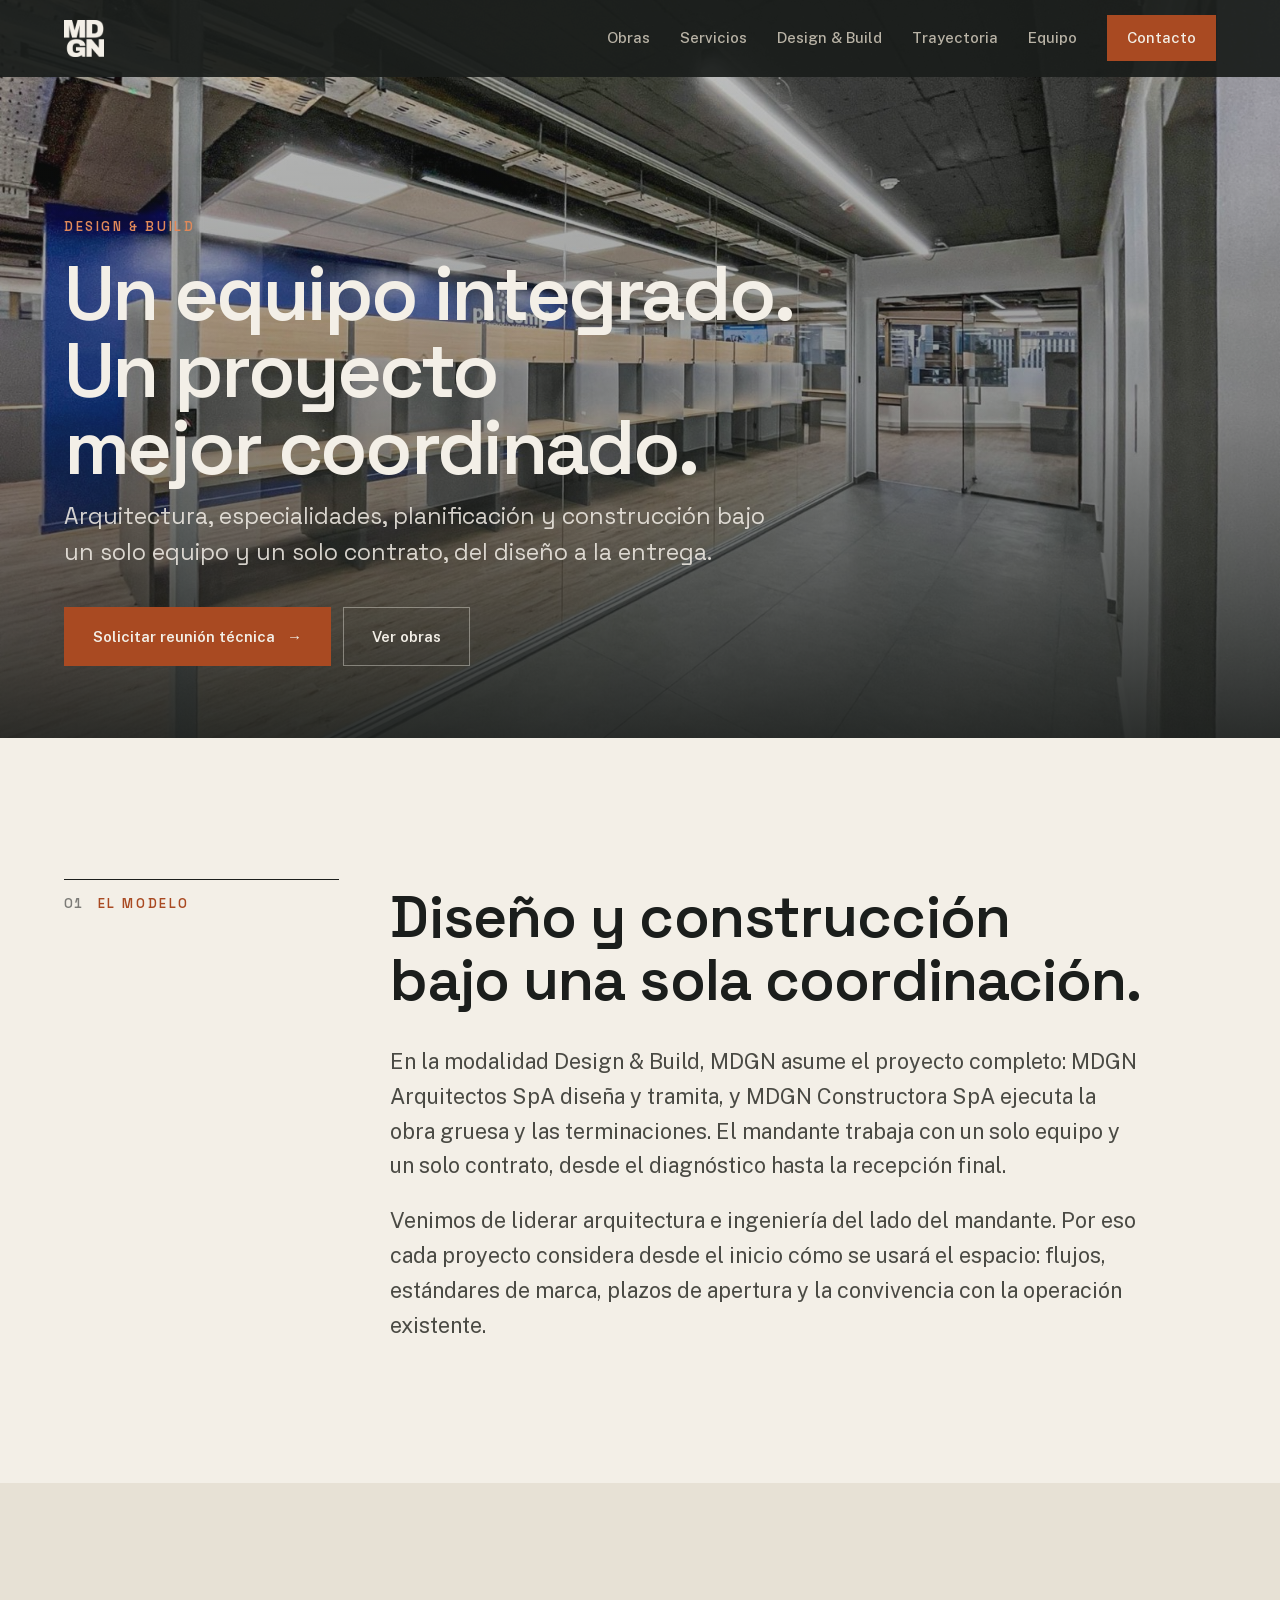
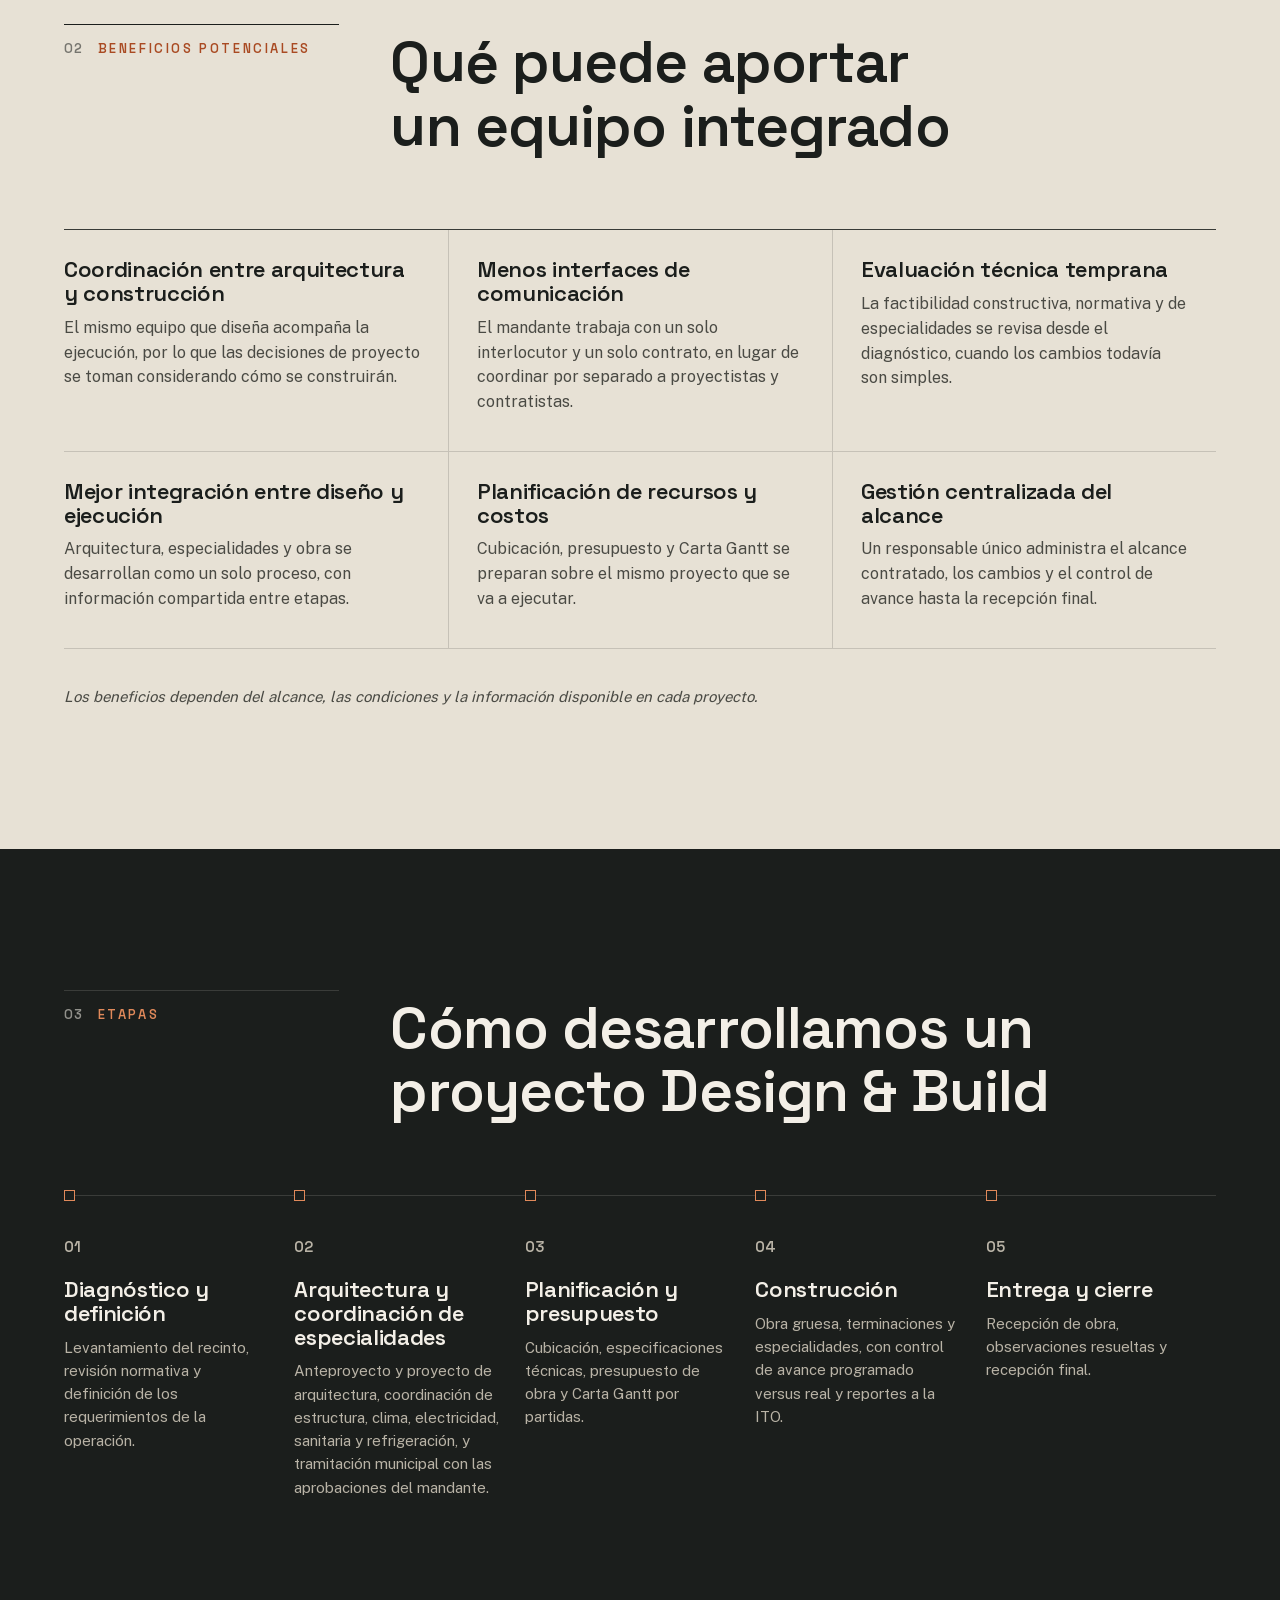
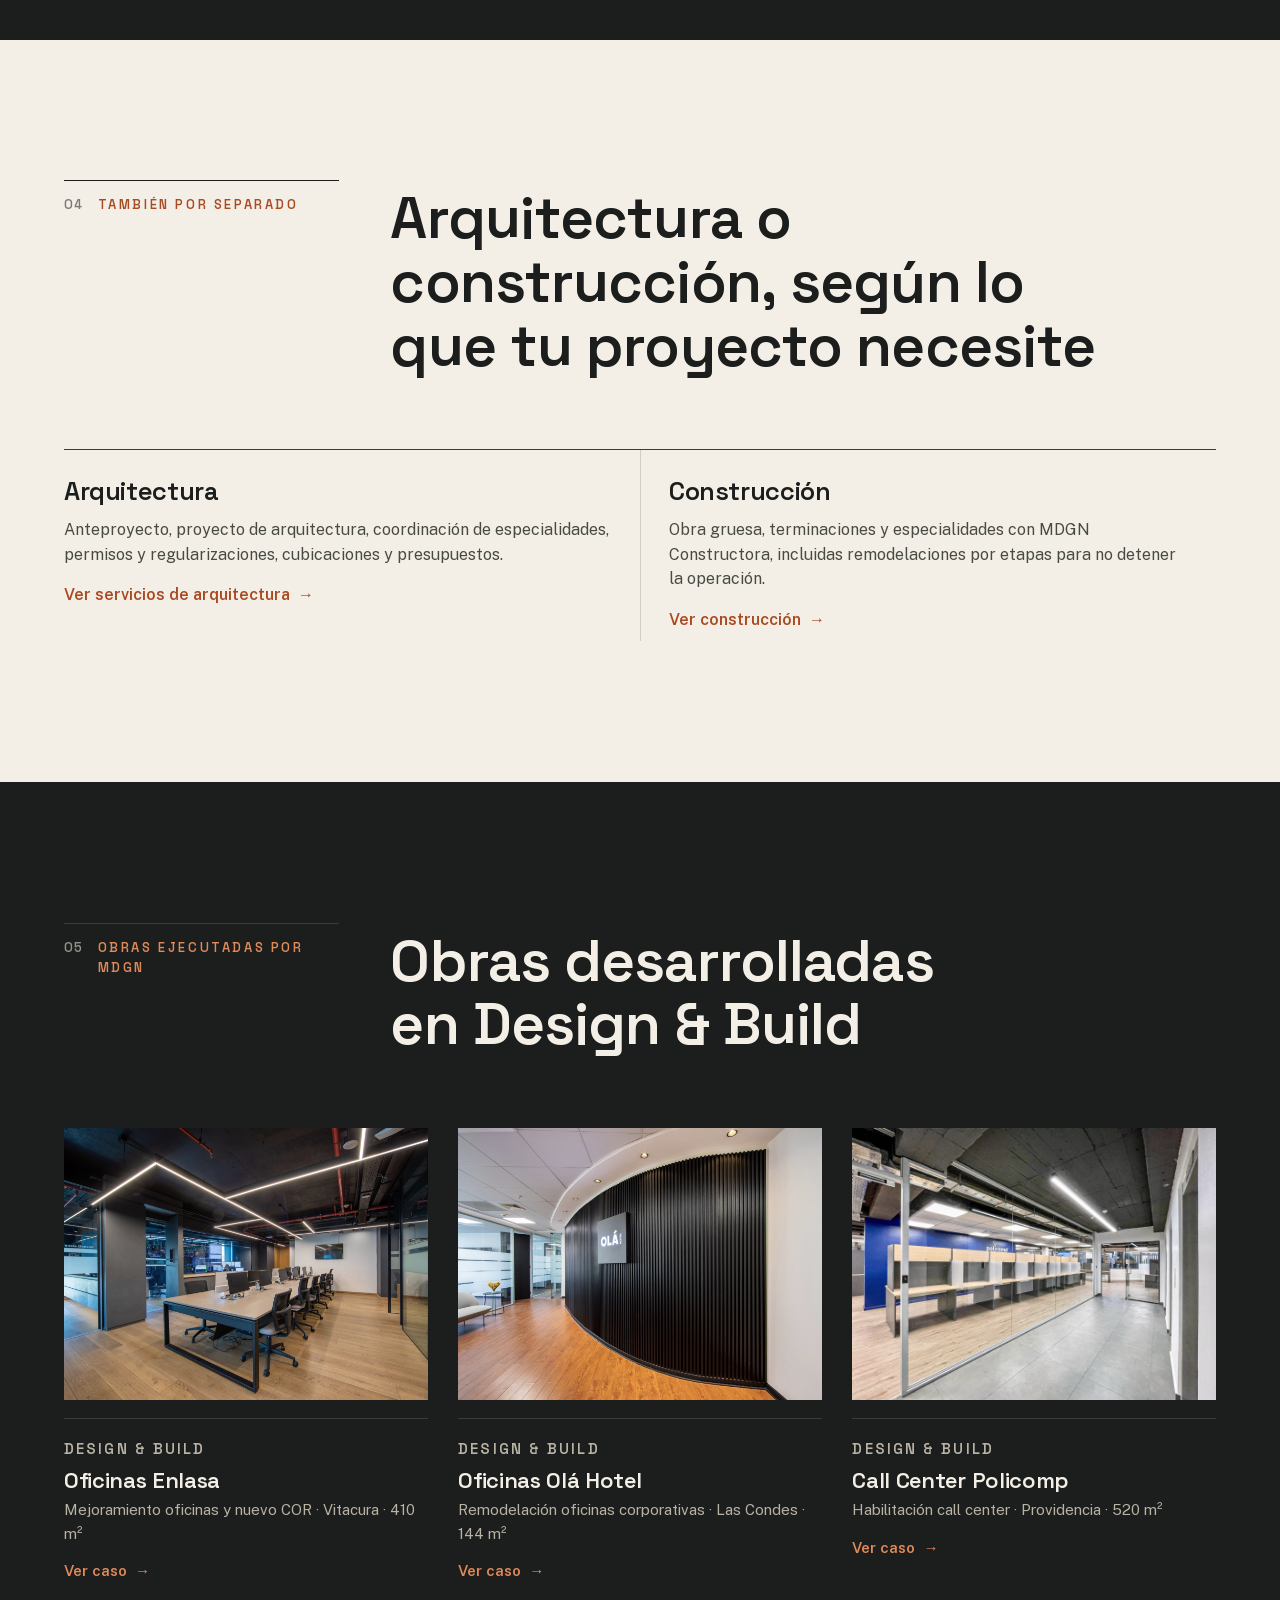
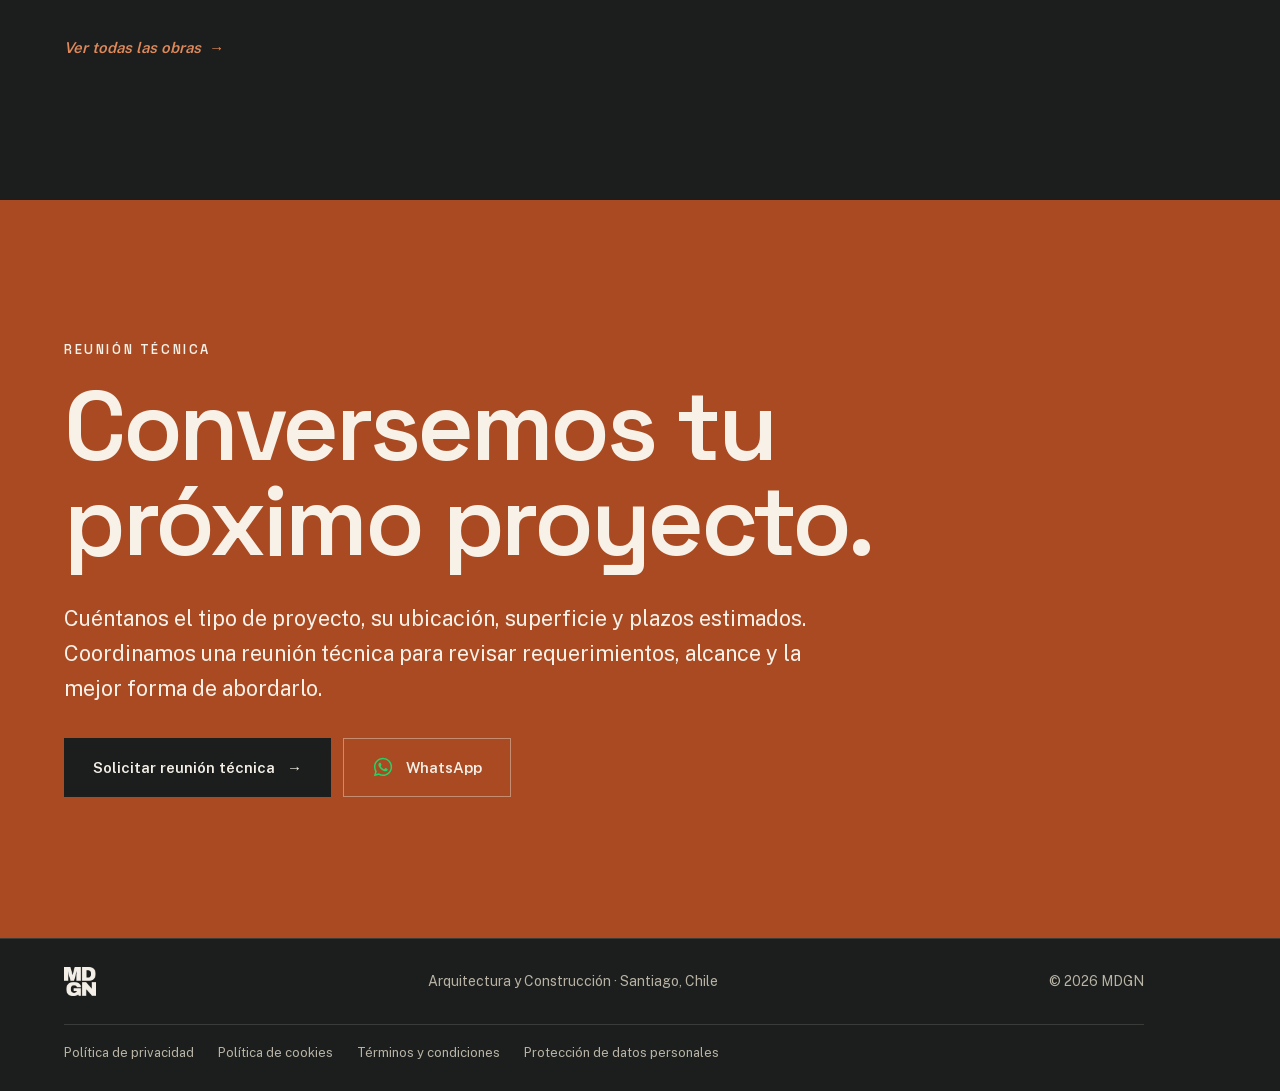
<file: design-build/index.html>
<!doctype html>
<html lang="es-CL">
<head>
  <meta charset="utf-8">
  <meta name="viewport" content="width=device-width, initial-scale=1">
  <meta http-equiv="Content-Security-Policy" content="default-src 'self'; script-src 'self'; style-src 'self' 'unsafe-inline'; img-src 'self' data:; font-src 'self'; connect-src 'self'; media-src 'self'; object-src 'none'; base-uri 'self'; form-action 'self'; upgrade-insecure-requests">
  <meta name="referrer" content="strict-origin-when-cross-origin">
  <title>Design &amp; Build en Chile · Arquitectura y construcción integradas · MDGN</title>
  <meta name="description" content="Design &amp; Build para proyectos comerciales y corporativos: arquitectura, especialidades, planificación y construcción con un solo equipo y un solo contrato. Santiago, Chile.">
  <link rel="canonical" href="https://www.mdgn.cl/design-build/">
  <meta property="og:site_name" content="MDGN Arquitectura y Construcción">
  <meta property="og:locale" content="es_CL">
  <meta property="og:type" content="website">
  <meta property="og:title" content="Design &amp; Build en Chile · Arquitectura y construcción integradas · MDGN">
  <meta property="og:description" content="Design &amp; Build para proyectos comerciales y corporativos: arquitectura, especialidades, planificación y construcción con un solo equipo y un solo contrato. Santiago, Chile.">
  <meta property="og:url" content="https://www.mdgn.cl/design-build/">
  <meta property="og:image" content="https://www.mdgn.cl/assets/obras/policomp/policomp-acceso.jpg">
  <meta name="twitter:card" content="summary_large_image">
  <meta name="theme-color" content="#1b1e1c">
  <link rel="icon" type="image/png" href="../assets/favicon.png">
  <link rel="apple-touch-icon" href="../assets/apple-touch-icon.png">
  <link rel="stylesheet" href="../assets/fonts/fonts.css?v=20261070">
  <link rel="stylesheet" href="../styles.css?v=20261070">
  <script src="../init.js?v=20261070"></script>
  <script defer src="../lib/lenis.min.js?v=20261070"></script>
  <script defer src="../main.js?v=20261070"></script>
  <script type="application/ld+json">
[
  {
    "@context": "https://schema.org",
    "@type": "Service",
    "name": "Design & Build: diseño y construcción de proyectos comerciales y corporativos",
    "serviceType": "Design & Build",
    "areaServed": {
      "@type": "Country",
      "name": "Chile"
    },
    "provider": {
      "@type": "GeneralContractor",
      "name": "MDGN Arquitectura y Construcción",
      "url": "https://www.mdgn.cl/"
    },
    "description": "Arquitectura, coordinación de especialidades, planificación y construcción bajo un solo equipo y un solo contrato."
  },
  {
    "@context": "https://schema.org",
    "@type": "BreadcrumbList",
    "itemListElement": [
      {
        "@type": "ListItem",
        "position": 1,
        "name": "Inicio",
        "item": "https://www.mdgn.cl/"
      },
      {
        "@type": "ListItem",
        "position": 2,
        "name": "Design & Build",
        "item": "https://www.mdgn.cl/design-build/"
      }
    ]
  }
]
  </script>
</head>
<body class="sub-page">
  <a class="skip" href="#contenido">Saltar al contenido</a>

  <header class="site-header is-scrolled" data-header>
    <div class="wrap header-inner">
      <a href="../" class="brand" aria-label="MDGN, ir al inicio">
        <img src="../assets/logo-brochure.png" alt="MDGN" width="40" height="37">
      </a>
      <button class="nav-toggle" aria-expanded="false" aria-controls="nav" aria-label="Abrir menú">
        <span></span><span></span>
      </button>
      <nav id="nav" class="nav" aria-label="Principal">
        <a href="../#obras">Obras</a>
        <a href="../servicios/">Servicios</a>
        <a href="../design-build/">Design &amp; Build</a>
        <a href="../trayectoria/">Trayectoria</a>
        <a href="../equipo/">Equipo</a>
        <a href="../#contacto" class="nav-cta">Contacto</a>
      </nav>
    </div>
  </header>

  <main id="contenido">
    <section class="obra-hero page-hero">
      <div class="obra-hero-bg"><img src="../assets/obras/policomp/policomp-acceso.jpg" alt="Acceso al call center Policomp, obra de MDGN" width="1600" height="1200" fetchpriority="high"></div>
      <div class="wrap obra-hero-body">
        <p class="eyebrow accent-light hero-in" style="--d:.1s">Design &amp; Build</p>
        <h1 data-split data-split-now>Un equipo integrado. Un proyecto mejor coordinado.</h1>
        <p class="obra-hero-sub hero-in" style="--d:.4s">Arquitectura, especialidades, planificación y construcción bajo un solo equipo y un solo contrato, del diseño a la entrega.</p>
        <div class="actions hero-in" style="--d:.5s">
          <a class="btn btn-accent" data-magnetic href="mailto:javier.mondragon@mdgn.cl?subject=Solicitud%20de%20reuni%C3%B3n%20t%C3%A9cnica&amp;body=Hola%2C%20me%20gustar%C3%ADa%20coordinar%20una%20reuni%C3%B3n%20t%C3%A9cnica%20con%20MDGN.%0A%0AEmpresa%3A%0ACargo%3A%0ATipo%20de%20proyecto%20%28habilitaci%C3%B3n%2C%20remodelaci%C3%B3n%2C%20ampliaci%C3%B3n%20u%20obra%20nueva%29%3A%0AUbicaci%C3%B3n%3A%0ASuperficie%20aproximada%20%28m%C2%B2%29%3A%0APlazo%20estimado%3A%0A%0AComentarios%3A%0A">Solicitar reunión técnica <span class="arrow" aria-hidden="true">→</span></a>
          <a class="btn btn-ghost-light" data-magnetic href="#casos">Ver obras</a>
        </div>
      </div>
    </section>

    <section class="section cream">
      <div class="wrap sec-grid">
        <div class="sec-label" data-reveal><span class="sec-num">01</span><p class="eyebrow">El modelo</p></div>
        <div class="sec-body">
          <h2 class="h2" data-split>Diseño y construcción bajo una sola coordinación.</h2>
          <p class="body-lg" data-reveal>En la modalidad Design &amp; Build, MDGN asume el proyecto completo: MDGN Arquitectos SpA diseña y tramita, y MDGN Constructora SpA ejecuta la obra gruesa y las terminaciones. El mandante trabaja con un solo equipo y un solo contrato, desde el diagnóstico hasta la recepción final.</p>
          <p class="body-lg" data-reveal>Venimos de liderar arquitectura e ingeniería del lado del mandante. Por eso cada proyecto considera desde el inicio cómo se usará el espacio: flujos, estándares de marca, plazos de apertura y la convivencia con la operación existente.</p>
        </div>
      </div>
    </section>

    <section class="section sand">
      <div class="wrap">
        <div class="sec-grid">
          <div class="sec-label" data-reveal><span class="sec-num">02</span><p class="eyebrow">Beneficios potenciales</p></div>
          <h2 class="h2" data-split>Qué puede aportar un equipo integrado</h2>
        </div>
        <div class="items">
          <div data-reveal><h3>Coordinación entre arquitectura y construcción</h3><p>El mismo equipo que diseña acompaña la ejecución, por lo que las decisiones de proyecto se toman considerando cómo se construirán.</p></div>
          <div data-reveal><h3>Menos interfaces de comunicación</h3><p>El mandante trabaja con un solo interlocutor y un solo contrato, en lugar de coordinar por separado a proyectistas y contratistas.</p></div>
          <div data-reveal><h3>Evaluación técnica temprana</h3><p>La factibilidad constructiva, normativa y de especialidades se revisa desde el diagnóstico, cuando los cambios todavía son simples.</p></div>
          <div data-reveal><h3>Mejor integración entre diseño y ejecución</h3><p>Arquitectura, especialidades y obra se desarrollan como un solo proceso, con información compartida entre etapas.</p></div>
          <div data-reveal><h3>Planificación de recursos y costos</h3><p>Cubicación, presupuesto y Carta Gantt se preparan sobre el mismo proyecto que se va a ejecutar.</p></div>
          <div data-reveal><h3>Gestión centralizada del alcance</h3><p>Un responsable único administra el alcance contratado, los cambios y el control de avance hasta la recepción final.</p></div>
        </div>
        <p class="note" data-reveal>Los beneficios dependen del alcance, las condiciones y la información disponible en cada proyecto.</p>
      </div>
    </section>

    <section id="etapas" class="section dark">
      <div class="wrap">
        <div class="sec-grid">
          <div class="sec-label" data-reveal><span class="sec-num">03</span><p class="eyebrow accent-light">Etapas</p></div>
          <h2 class="h2" data-split>Cómo desarrollamos un proyecto Design &amp; Build</h2>
        </div>
        <ol class="steps steps-5" data-steps>
          <li data-reveal style="--d:0.00s"><span>01</span><h3>Diagnóstico y definición</h3><p>Levantamiento del recinto, revisión normativa y definición de los requerimientos de la operación.</p></li>
          <li data-reveal style="--d:0.06s"><span>02</span><h3>Arquitectura y coordinación de especialidades</h3><p>Anteproyecto y proyecto de arquitectura, coordinación de estructura, clima, electricidad, sanitaria y refrigeración, y tramitación municipal con las aprobaciones del mandante.</p></li>
          <li data-reveal style="--d:0.12s"><span>03</span><h3>Planificación y presupuesto</h3><p>Cubicación, especificaciones técnicas, presupuesto de obra y Carta Gantt por partidas.</p></li>
          <li data-reveal style="--d:0.18s"><span>04</span><h3>Construcción</h3><p>Obra gruesa, terminaciones y especialidades, con control de avance programado versus real y reportes a la ITO.</p></li>
          <li data-reveal style="--d:0.24s"><span>05</span><h3>Entrega y cierre</h3><p>Recepción de obra, observaciones resueltas y recepción final.</p></li>
        </ol>
      </div>
    </section>

    <section class="section cream">
      <div class="wrap">
        <div class="sec-grid">
          <div class="sec-label" data-reveal><span class="sec-num">04</span><p class="eyebrow">También por separado</p></div>
          <h2 class="h2" data-split>Arquitectura o construcción, según lo que tu proyecto necesite</h2>
        </div>
        <div class="cols3 cols2">
          <div data-reveal><h3>Arquitectura</h3><p>Anteproyecto, proyecto de arquitectura, coordinación de especialidades, permisos y regularizaciones, cubicaciones y presupuestos.</p><a class="text-link" href="../#servicios">Ver servicios de arquitectura <span class="arrow" aria-hidden="true">→</span></a></div>
          <div data-reveal style="--d:.08s"><h3>Construcción</h3><p>Obra gruesa, terminaciones y especialidades con MDGN Constructora, incluidas remodelaciones por etapas para no detener la operación.</p><a class="text-link" href="../servicios/#construccion">Ver construcción <span class="arrow" aria-hidden="true">→</span></a></div>
        </div>
      </div>
    </section>

    <section id="casos" class="section dark">
      <div class="wrap">
        <div class="sec-grid">
          <div class="sec-label" data-reveal><span class="sec-num">05</span><p class="eyebrow accent-light">Obras ejecutadas por MDGN</p></div>
          <h2 class="h2" data-split>Obras desarrolladas en Design &amp; Build</h2>
        </div>
        <div class="case-grid">
          <a class="case-card" href="../obras/enlasa/" data-reveal>
            <div class="case-card-img"><img src="../assets/obras/enlasa/enlasa-oficinas.jpg" alt="Espacio de trabajo central de las oficinas Enlasa, con iluminación lineal y piso de madera" loading="lazy" decoding="async" width="1600" height="1066"></div>
            <div class="case-card-body">
              <p class="case-card-tag">Design &amp; Build</p>
              <h3>Oficinas Enlasa</h3>
              <p>Mejoramiento oficinas y nuevo COR · Vitacura · 410 m²</p>
              <span class="case-card-link">Ver caso <span class="arrow" aria-hidden="true">→</span></span>
            </div>
          </a>
          <a class="case-card" href="../obras/ola-hotel/" data-reveal style="--d:.1">
            <div class="case-card-img"><img src="../assets/obras/ola-hotel/ola-hotel-recepcion.jpg" alt="Recepción de las oficinas Olá Hotel con muro curvo de listones negros y letrero iluminado" loading="lazy" decoding="async" width="1600" height="1066"></div>
            <div class="case-card-body">
              <p class="case-card-tag">Design &amp; Build</p>
              <h3>Oficinas Olá Hotel</h3>
              <p>Remodelación oficinas corporativas · Las Condes · 144 m²</p>
              <span class="case-card-link">Ver caso <span class="arrow" aria-hidden="true">→</span></span>
            </div>
          </a>
          <a class="case-card" href="../obras/policomp/" data-reveal style="--d:.2">
            <div class="case-card-img"><img src="../assets/obras/policomp/policomp-acceso.jpg" alt="Acceso al call center Policomp con muro de vidrio y muro azul con el logo de la marca" loading="lazy" decoding="async" width="1600" height="1200"></div>
            <div class="case-card-body">
              <p class="case-card-tag">Design &amp; Build</p>
              <h3>Call Center Policomp</h3>
              <p>Habilitación call center · Providencia · 520 m²</p>
              <span class="case-card-link">Ver caso <span class="arrow" aria-hidden="true">→</span></span>
            </div>
          </a>
        </div>
        <p class="note" data-reveal><a class="text-link" href="../#obras">Ver todas las obras <span class="arrow" aria-hidden="true">→</span></a></p>
      </div>
    </section>

    <section class="section terracotta obra-cta">
      <div class="wrap">
        <p class="eyebrow on-accent" data-reveal>Reunión técnica</p>
        <h2 class="display" data-split>Conversemos tu próximo proyecto.</h2>
        <p class="body-lg narrow" data-reveal>Cuéntanos el tipo de proyecto, su ubicación, superficie y plazos estimados. Coordinamos una reunión técnica para revisar requerimientos, alcance y la mejor forma de abordarlo.</p>
        <div class="actions" data-reveal>
          <a class="btn btn-dark" href="mailto:javier.mondragon@mdgn.cl?subject=Solicitud%20de%20reuni%C3%B3n%20t%C3%A9cnica&amp;body=Hola%2C%20me%20gustar%C3%ADa%20coordinar%20una%20reuni%C3%B3n%20t%C3%A9cnica%20con%20MDGN.%0A%0AEmpresa%3A%0ACargo%3A%0ATipo%20de%20proyecto%20%28habilitaci%C3%B3n%2C%20remodelaci%C3%B3n%2C%20ampliaci%C3%B3n%20u%20obra%20nueva%29%3A%0AUbicaci%C3%B3n%3A%0ASuperficie%20aproximada%20%28m%C2%B2%29%3A%0APlazo%20estimado%3A%0A%0AComentarios%3A%0A">Solicitar reunión técnica <span class="arrow" aria-hidden="true">→</span></a>
          <a class="btn btn-ghost-light" href="https://wa.me/56971392003?text=Hola%2C%20les%20escribo%20desde%20mdgn.cl.%20Me%20gustar%C3%ADa%20conversar%20sobre%20un%20proyecto." target="_blank" rel="noopener"><svg class="wa-icon" viewBox="0 0 24 24" width="22" height="22" aria-hidden="true" focusable="false"><path fill="currentColor" d="M12.04 2C6.58 2 2.13 6.45 2.13 11.91c0 1.75.46 3.45 1.32 4.95L2.05 22l5.25-1.38a9.9 9.9 0 0 0 4.74 1.21h.01c5.46 0 9.91-4.45 9.91-9.91 0-2.65-1.03-5.14-2.9-7.01A9.82 9.82 0 0 0 12.04 2Zm0 18.15h-.01a8.23 8.23 0 0 1-4.19-1.15l-.3-.18-3.12.82.83-3.04-.2-.31a8.21 8.21 0 0 1-1.26-4.38c0-4.54 3.7-8.24 8.25-8.24 2.2 0 4.27.86 5.83 2.42a8.18 8.18 0 0 1 2.41 5.83c0 4.54-3.7 8.23-8.24 8.23Zm4.52-6.16c-.25-.12-1.47-.72-1.69-.81-.23-.08-.39-.12-.56.12-.17.25-.64.81-.78.97-.14.17-.29.19-.54.06-.25-.12-1.05-.39-1.99-1.23-.74-.66-1.23-1.47-1.38-1.72-.14-.25-.02-.38.11-.51.11-.11.25-.29.37-.43.12-.14.17-.25.25-.41.08-.17.04-.31-.02-.43-.06-.12-.56-1.34-.76-1.84-.2-.48-.41-.42-.56-.43h-.48c-.17 0-.43.06-.66.31-.23.25-.86.85-.86 2.07 0 1.22.89 2.4 1.01 2.56.12.17 1.75 2.67 4.23 3.74.59.26 1.05.41 1.41.52.59.19 1.13.16 1.56.1.48-.07 1.47-.6 1.67-1.18.21-.58.21-1.07.14-1.18-.06-.1-.22-.16-.47-.28Z"/></svg> WhatsApp</a>
        </div>
      </div>
    </section>
  </main>

  <a class="wa-float" href="https://wa.me/56971392003?text=Hola%2C%20les%20escribo%20desde%20mdgn.cl.%20Me%20gustar%C3%ADa%20conversar%20sobre%20un%20proyecto." target="_blank" rel="noopener" aria-label="Escribir por WhatsApp a MDGN"><svg viewBox="0 0 24 24" width="22" height="22" aria-hidden="true" focusable="false"><path fill="currentColor" d="M12.04 2C6.58 2 2.13 6.45 2.13 11.91c0 1.75.46 3.45 1.32 4.95L2.05 22l5.25-1.38a9.9 9.9 0 0 0 4.74 1.21h.01c5.46 0 9.91-4.45 9.91-9.91 0-2.65-1.03-5.14-2.9-7.01A9.82 9.82 0 0 0 12.04 2Zm0 18.15h-.01a8.23 8.23 0 0 1-4.19-1.15l-.3-.18-3.12.82.83-3.04-.2-.31a8.21 8.21 0 0 1-1.26-4.38c0-4.54 3.7-8.24 8.25-8.24 2.2 0 4.27.86 5.83 2.42a8.18 8.18 0 0 1 2.41 5.83c0 4.54-3.7 8.23-8.24 8.23Zm4.52-6.16c-.25-.12-1.47-.72-1.69-.81-.23-.08-.39-.12-.56.12-.17.25-.64.81-.78.97-.14.17-.29.19-.54.06-.25-.12-1.05-.39-1.99-1.23-.74-.66-1.23-1.47-1.38-1.72-.14-.25-.02-.38.11-.51.11-.11.25-.29.37-.43.12-.14.17-.25.25-.41.08-.17.04-.31-.02-.43-.06-.12-.56-1.34-.76-1.84-.2-.48-.41-.42-.56-.43h-.48c-.17 0-.43.06-.66.31-.23.25-.86.85-.86 2.07 0 1.22.89 2.4 1.01 2.56.12.17 1.75 2.67 4.23 3.74.59.26 1.05.41 1.41.52.59.19 1.13.16 1.56.1.48-.07 1.47-.6 1.67-1.18.21-.58.21-1.07.14-1.18-.06-.1-.22-.16-.47-.28Z"/></svg><span class="wa-float-label">Escríbenos</span></a>

  <footer class="site-footer">
    <div class="wrap footer-inner">
      <img src="../assets/logo-brochure.png" alt="MDGN" width="32" height="30">
      <span>Arquitectura y Construcción · Santiago, Chile</span>
      <span>© 2026 MDGN</span>
    </div>
    <div class="wrap footer-legal">
      <nav aria-label="Información legal"><a href="../privacidad.html">Política de privacidad</a><a href="../cookies.html">Política de cookies</a><a href="../terminos.html">Términos y condiciones</a><a href="../datos-personales.html">Protección de datos personales</a></nav>
    </div>
  </footer>
</body>
</html>
</file>
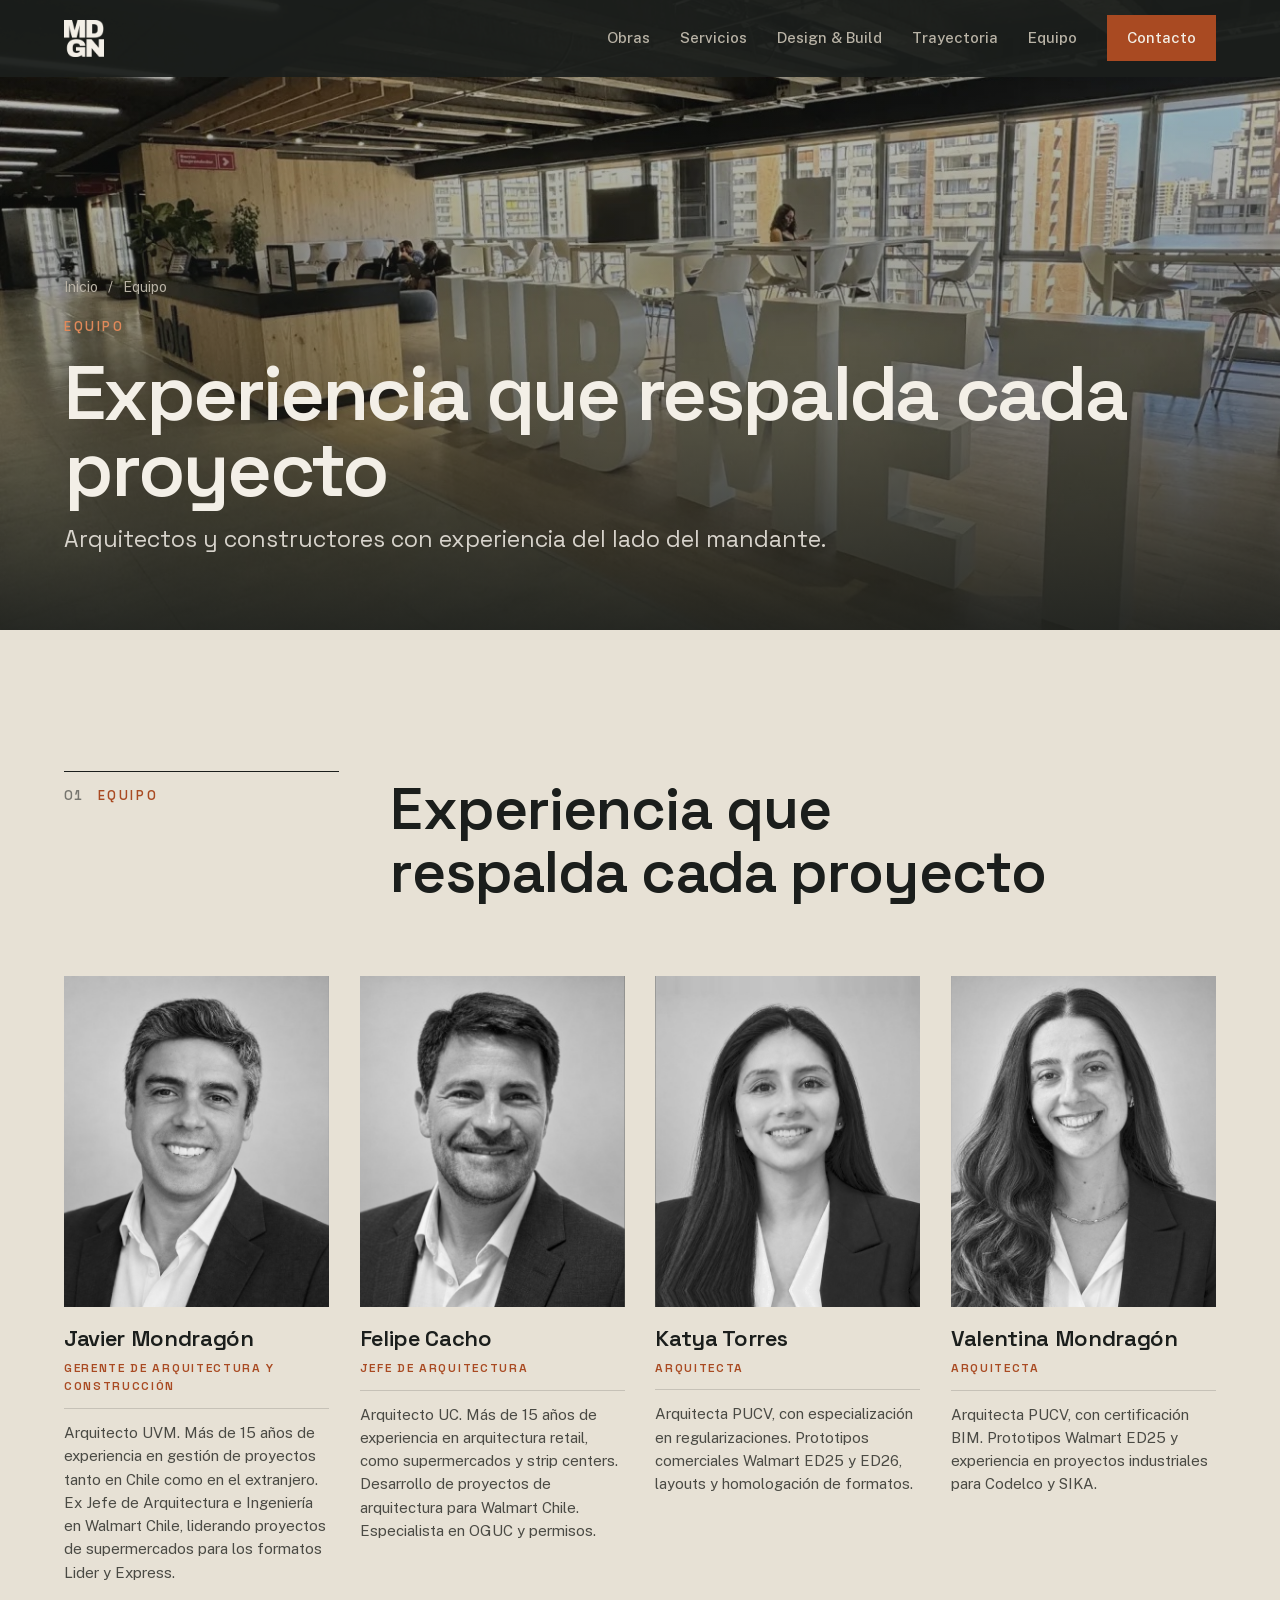
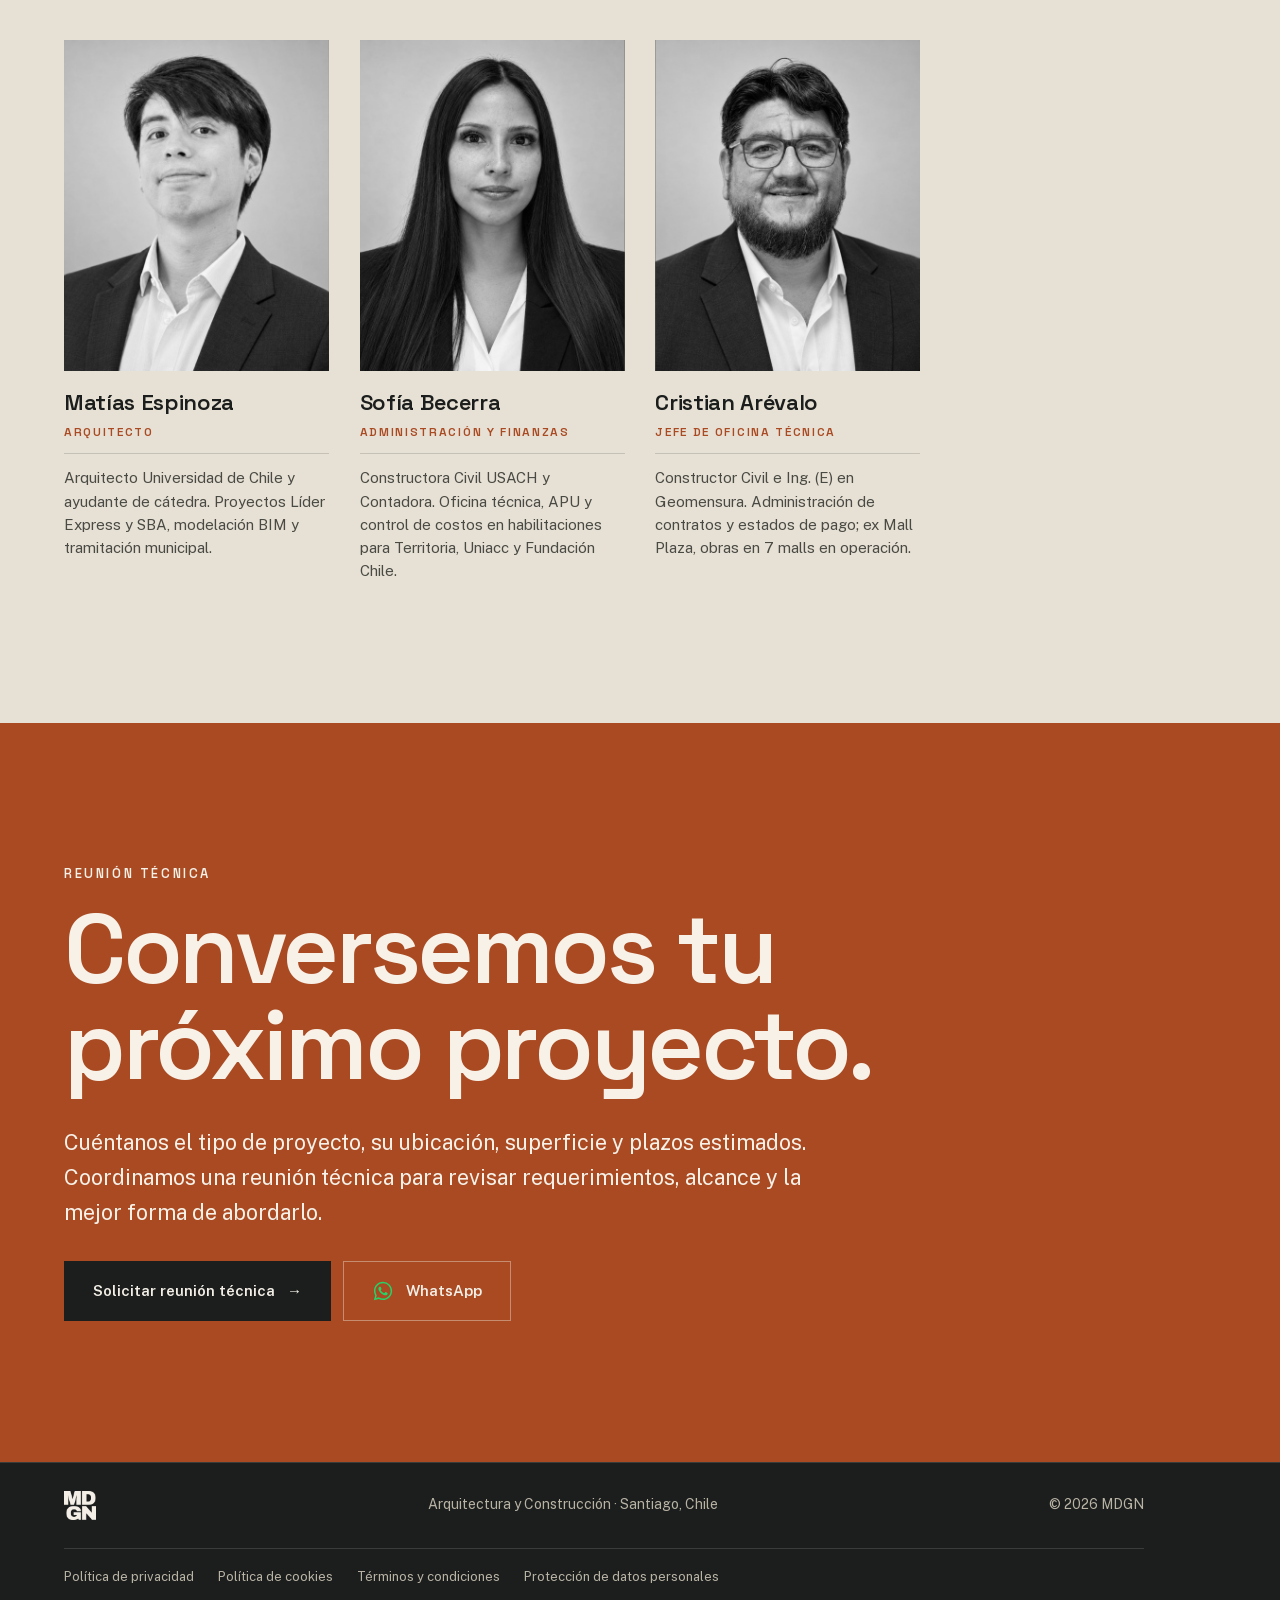
<file: equipo/index.html>
<!doctype html>
<html lang="es-CL">
<head>
  <meta charset="utf-8">
  <meta name="viewport" content="width=device-width, initial-scale=1">
  <meta http-equiv="Content-Security-Policy" content="default-src 'self'; script-src 'self'; style-src 'self' 'unsafe-inline'; img-src 'self' data:; font-src 'self'; connect-src 'self'; media-src 'self'; object-src 'none'; base-uri 'self'; form-action 'self'; upgrade-insecure-requests">
  <meta name="referrer" content="strict-origin-when-cross-origin">
  <title>Equipo · MDGN Arquitectura y Construcción</title>
  <meta name="description" content="Arquitectos y constructores de MDGN, con más de 15 años de experiencia en arquitectura retail, gestión de proyectos y obras en operación.">
  <link rel="canonical" href="https://www.mdgn.cl/equipo/">
  <meta property="og:site_name" content="MDGN Arquitectura y Construcción">
  <meta property="og:locale" content="es_CL">
  <meta property="og:type" content="website">
  <meta property="og:title" content="Equipo · MDGN Arquitectura y Construcción">
  <meta property="og:description" content="Arquitectos y constructores de MDGN, con más de 15 años de experiencia en arquitectura retail, gestión de proyectos y obras en operación.">
  <meta property="og:url" content="https://www.mdgn.cl/equipo/">
  <meta property="og:image" content="https://www.mdgn.cl/assets/equipo/javier-mondragon.jpg">
  <meta name="twitter:card" content="summary_large_image">
  <meta name="theme-color" content="#1b1e1c">
  <link rel="icon" type="image/png" href="../assets/favicon.png">
  <link rel="apple-touch-icon" href="../assets/apple-touch-icon.png">
  <link rel="stylesheet" href="../assets/fonts/fonts.css?v=20261070">
  <link rel="stylesheet" href="../styles.css?v=20261070">
  <script src="../init.js?v=20261070"></script>
  <script defer src="../lib/lenis.min.js?v=20261070"></script>
  <script defer src="../main.js?v=20261070"></script>
  <script type="application/ld+json">
[
  {
    "@context": "https://schema.org",
    "@type": "WebPage",
    "name": "Equipo",
    "url": "https://www.mdgn.cl/equipo/",
    "description": "Arquitectos y constructores de MDGN, con más de 15 años de experiencia en arquitectura retail, gestión de proyectos y obras en operación.",
    "isPartOf": { "@type": "WebSite", "name": "MDGN Arquitectura y Construcción", "url": "https://www.mdgn.cl/" }
  },
  {
    "@context": "https://schema.org",
    "@type": "BreadcrumbList",
    "itemListElement": [
      { "@type": "ListItem", "position": 1, "name": "Inicio", "item": "https://www.mdgn.cl/" },
      { "@type": "ListItem", "position": 2, "name": "Equipo", "item": "https://www.mdgn.cl/equipo/" }
    ]
  }
]
  </script>
</head>
<body class="sub-page">
  <a class="skip" href="#contenido">Saltar al contenido</a>
  <div class="progress" aria-hidden="true"></div>
  <div class="cursor" aria-hidden="true"><span class="cursor-label">Ver</span></div>

  <header class="site-header is-scrolled" data-header>
    <div class="wrap header-inner">
      <a href="../" class="brand" aria-label="MDGN, ir al inicio">
        <img src="../assets/logo-brochure.png" alt="MDGN" width="40" height="37">
      </a>
      <button class="nav-toggle" aria-expanded="false" aria-controls="nav" aria-label="Abrir menú">
        <span></span><span></span>
      </button>
      <nav id="nav" class="nav" aria-label="Principal">
        <a href="../#obras">Obras</a>
        <a href="../servicios/">Servicios</a>
        <a href="../design-build/">Design &amp; Build</a>
        <a href="../trayectoria/">Trayectoria</a>
        <a href="../equipo/">Equipo</a>
        <a href="../#contacto" class="nav-cta">Contacto</a>
      </nav>
    </div>
  </header>

  <main id="contenido">
    <section class="obra-hero">
      <div class="obra-hero-bg"><img src="../assets/obras/hub-metropolitano/hub-letras-hub-met.jpg" alt="Área de trabajo colaborativo de Hub Metropolitano, obra de MDGN" fetchpriority="high"></div>
      <div class="wrap obra-hero-body">
        <nav class="crumbs hero-in" aria-label="Ruta"><a href="../">Inicio</a><span aria-hidden="true">/</span><span>Equipo</span></nav>
        <p class="eyebrow accent-light hero-in" style="--d:.1s">Equipo</p>
        <h1 data-split data-split-now>Experiencia que respalda cada proyecto</h1>
        <p class="obra-hero-sub hero-in" style="--d:.4s">Arquitectos y constructores con experiencia del lado del mandante.</p>
      </div>
    </section>

    <!-- Equipo -->
    <section id="equipo" class="section sand">
      <div class="wrap">
        <div class="sec-grid">
          <div class="sec-label" data-reveal><span class="sec-num">01</span><p class="eyebrow">Equipo</p></div>
          <h2 class="h2" data-split>Experiencia que respalda cada proyecto</h2>
        </div>
        <div class="team">
          <article data-reveal><div class="portrait"><img src="../assets/equipo/javier-mondragon.jpg" alt="Retrato de Javier Mondragón" loading="lazy" decoding="async"></div><h3>Javier Mondragón</h3><p class="role">Gerente de Arquitectura y Construcción</p><p>Arquitecto UVM. Más de 15 años de experiencia en gestión de proyectos tanto en Chile como en el extranjero. Ex Jefe de Arquitectura e Ingeniería en Walmart Chile, liderando proyectos de supermercados para los formatos Lider y Express.</p></article>
          <article data-reveal style="--d:.06s"><div class="portrait"><img src="../assets/equipo/felipe-cacho.jpg" alt="Retrato de Felipe Cacho" loading="lazy" decoding="async"></div><h3>Felipe Cacho</h3><p class="role">Jefe de Arquitectura</p><p>Arquitecto UC. Más de 15 años de experiencia en arquitectura retail, como supermercados y strip centers. Desarrollo de proyectos de arquitectura para Walmart Chile. Especialista en OGUC y permisos.</p></article>
          <article data-reveal style="--d:.12s"><div class="portrait"><img src="../assets/equipo/katya-torres.jpg" alt="Retrato de Katya Torres" loading="lazy" decoding="async"></div><h3>Katya Torres</h3><p class="role">Arquitecta</p><p>Arquitecta PUCV, con especialización en regularizaciones. Prototipos comerciales Walmart ED25 y ED26, layouts y homologación de formatos.</p></article>
          <article data-reveal style="--d:.18s"><div class="portrait"><img src="../assets/equipo/valentina-mondragon.jpg" alt="Retrato de Valentina Mondragón" loading="lazy" decoding="async"></div><h3>Valentina Mondragón</h3><p class="role">Arquitecta</p><p>Arquitecta PUCV, con certificación BIM. Prototipos Walmart ED25 y experiencia en proyectos industriales para Codelco y SIKA.</p></article>
          <article data-reveal><div class="portrait"><img src="../assets/equipo/matias-espinoza.jpg" alt="Retrato de Matías Espinoza" loading="lazy" decoding="async"></div><h3>Matías Espinoza</h3><p class="role">Arquitecto</p><p>Arquitecto Universidad de Chile y ayudante de cátedra. Proyectos Líder Express y SBA, modelación BIM y tramitación municipal.</p></article>
          <article data-reveal style="--d:.06s"><div class="portrait"><img src="../assets/equipo/sofia-becerra.jpg" alt="Retrato de Sofía Becerra" loading="lazy" decoding="async"></div><h3>Sofía Becerra</h3><p class="role">Administración y Finanzas</p><p>Constructora Civil USACH y Contadora. Oficina técnica, APU y control de costos en habilitaciones para Territoria, Uniacc y Fundación Chile.</p></article>
          <article data-reveal style="--d:.12s"><div class="portrait"><img src="../assets/equipo/cristian-arevalo.jpg" alt="Retrato de Cristian Arévalo" loading="lazy" decoding="async"></div><h3>Cristian Arévalo</h3><p class="role">Jefe de Oficina Técnica</p><p>Constructor Civil e Ing. (E) en Geomensura. Administración de contratos y estados de pago; ex Mall Plaza, obras en 7 malls en operación.</p></article>
        </div>
      </div>
    </section>

    <section class="section terracotta obra-cta">
      <div class="wrap">
        <p class="eyebrow on-accent" data-reveal>Reunión técnica</p>
        <h2 class="display" data-split>Conversemos tu próximo proyecto.</h2>
        <p class="body-lg narrow" data-reveal>Cuéntanos el tipo de proyecto, su ubicación, superficie y plazos estimados. Coordinamos una reunión técnica para revisar requerimientos, alcance y la mejor forma de abordarlo.</p>
        <div class="actions" data-reveal>
          <a class="btn btn-dark" href="mailto:javier.mondragon@mdgn.cl?subject=Solicitud%20de%20reuni%C3%B3n%20t%C3%A9cnica&amp;body=Hola%2C%20me%20gustar%C3%ADa%20coordinar%20una%20reuni%C3%B3n%20t%C3%A9cnica%20con%20MDGN.%0A%0AEmpresa%3A%0ACargo%3A%0ATipo%20de%20proyecto%20%28habilitaci%C3%B3n%2C%20remodelaci%C3%B3n%2C%20ampliaci%C3%B3n%20u%20obra%20nueva%29%3A%0AUbicaci%C3%B3n%3A%0ASuperficie%20aproximada%20%28m%C2%B2%29%3A%0APlazo%20estimado%3A%0A%0AComentarios%3A%0A">Solicitar reunión técnica <span class="arrow" aria-hidden="true">→</span></a>
          <a class="btn btn-ghost-light" href="https://wa.me/56971392003?text=Hola%2C%20les%20escribo%20desde%20mdgn.cl.%20Me%20gustar%C3%ADa%20conversar%20sobre%20un%20proyecto." target="_blank" rel="noopener"><svg class="wa-icon" viewBox="0 0 24 24" width="22" height="22" aria-hidden="true" focusable="false"><path fill="currentColor" d="M12.04 2C6.58 2 2.13 6.45 2.13 11.91c0 1.75.46 3.45 1.32 4.95L2.05 22l5.25-1.38a9.9 9.9 0 0 0 4.74 1.21h.01c5.46 0 9.91-4.45 9.91-9.91 0-2.65-1.03-5.14-2.9-7.01A9.82 9.82 0 0 0 12.04 2Zm0 18.15h-.01a8.23 8.23 0 0 1-4.19-1.15l-.3-.18-3.12.82.83-3.04-.2-.31a8.21 8.21 0 0 1-1.26-4.38c0-4.54 3.7-8.24 8.25-8.24 2.2 0 4.27.86 5.83 2.42a8.18 8.18 0 0 1 2.41 5.83c0 4.54-3.7 8.23-8.24 8.23Zm4.52-6.16c-.25-.12-1.47-.72-1.69-.81-.23-.08-.39-.12-.56.12-.17.25-.64.81-.78.97-.14.17-.29.19-.54.06-.25-.12-1.05-.39-1.99-1.23-.74-.66-1.23-1.47-1.38-1.72-.14-.25-.02-.38.11-.51.11-.11.25-.29.37-.43.12-.14.17-.25.25-.41.08-.17.04-.31-.02-.43-.06-.12-.56-1.34-.76-1.84-.2-.48-.41-.42-.56-.43h-.48c-.17 0-.43.06-.66.31-.23.25-.86.85-.86 2.07 0 1.22.89 2.4 1.01 2.56.12.17 1.75 2.67 4.23 3.74.59.26 1.05.41 1.41.52.59.19 1.13.16 1.56.1.48-.07 1.47-.6 1.67-1.18.21-.58.21-1.07.14-1.18-.06-.1-.22-.16-.47-.28Z"/></svg> WhatsApp</a>
        </div>
      </div>
    </section>
  </main>

  <a class="wa-float" href="https://wa.me/56971392003?text=Hola%2C%20les%20escribo%20desde%20mdgn.cl.%20Me%20gustar%C3%ADa%20conversar%20sobre%20un%20proyecto." target="_blank" rel="noopener" aria-label="Escribir por WhatsApp a MDGN"><svg viewBox="0 0 24 24" width="22" height="22" aria-hidden="true" focusable="false"><path fill="currentColor" d="M12.04 2C6.58 2 2.13 6.45 2.13 11.91c0 1.75.46 3.45 1.32 4.95L2.05 22l5.25-1.38a9.9 9.9 0 0 0 4.74 1.21h.01c5.46 0 9.91-4.45 9.91-9.91 0-2.65-1.03-5.14-2.9-7.01A9.82 9.82 0 0 0 12.04 2Zm0 18.15h-.01a8.23 8.23 0 0 1-4.19-1.15l-.3-.18-3.12.82.83-3.04-.2-.31a8.21 8.21 0 0 1-1.26-4.38c0-4.54 3.7-8.24 8.25-8.24 2.2 0 4.27.86 5.83 2.42a8.18 8.18 0 0 1 2.41 5.83c0 4.54-3.7 8.23-8.24 8.23Zm4.52-6.16c-.25-.12-1.47-.72-1.69-.81-.23-.08-.39-.12-.56.12-.17.25-.64.81-.78.97-.14.17-.29.19-.54.06-.25-.12-1.05-.39-1.99-1.23-.74-.66-1.23-1.47-1.38-1.72-.14-.25-.02-.38.11-.51.11-.11.25-.29.37-.43.12-.14.17-.25.25-.41.08-.17.04-.31-.02-.43-.06-.12-.56-1.34-.76-1.84-.2-.48-.41-.42-.56-.43h-.48c-.17 0-.43.06-.66.31-.23.25-.86.85-.86 2.07 0 1.22.89 2.4 1.01 2.56.12.17 1.75 2.67 4.23 3.74.59.26 1.05.41 1.41.52.59.19 1.13.16 1.56.1.48-.07 1.47-.6 1.67-1.18.21-.58.21-1.07.14-1.18-.06-.1-.22-.16-.47-.28Z"/></svg><span class="wa-float-label">Escríbenos</span></a>

  <footer class="site-footer">
    <div class="wrap footer-inner">
      <img src="../assets/logo-brochure.png" alt="MDGN" width="32" height="30">
      <span>Arquitectura y Construcción · Santiago, Chile</span>
      <span>© 2026 MDGN</span>
    </div>
    <div class="wrap footer-legal">
      <nav aria-label="Información legal"><a href="../privacidad.html">Política de privacidad</a><a href="../cookies.html">Política de cookies</a><a href="../terminos.html">Términos y condiciones</a><a href="../datos-personales.html">Protección de datos personales</a></nav>
    </div>
  </footer>
</body>
</html>
</file>
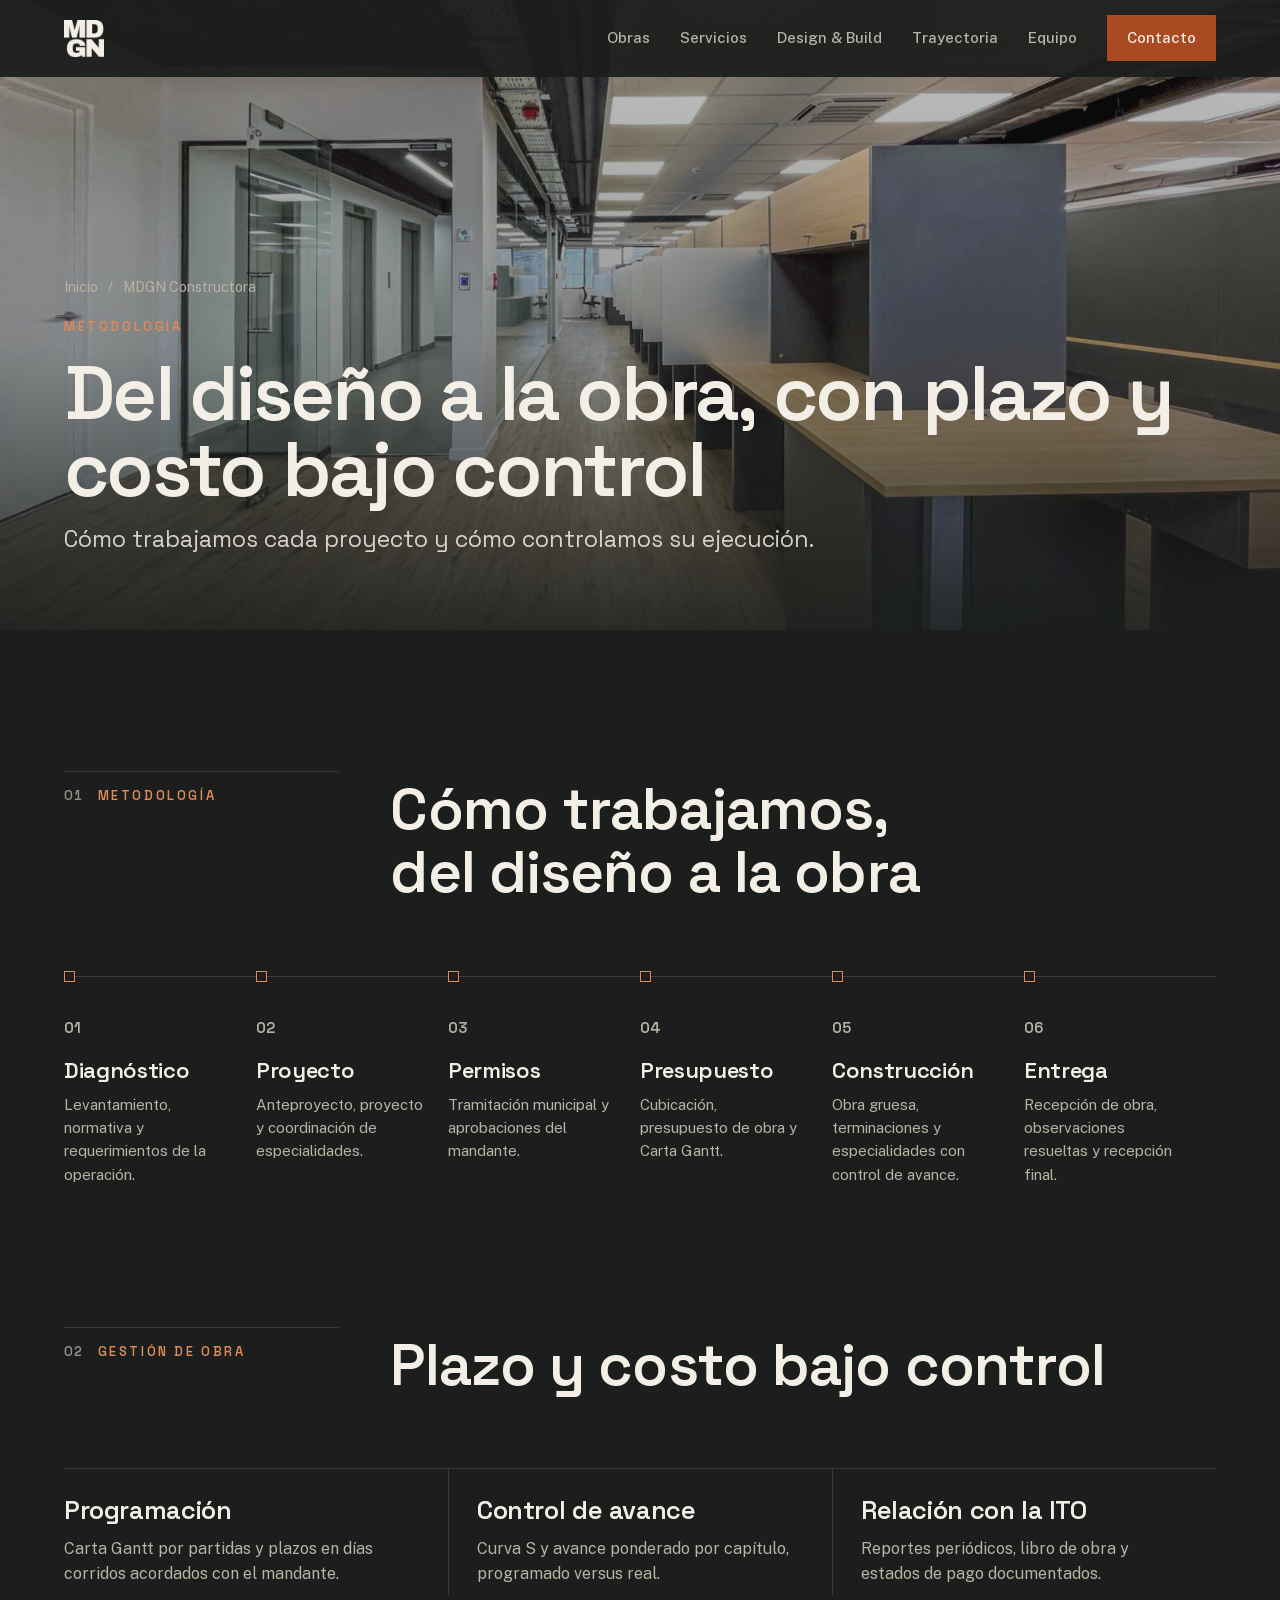
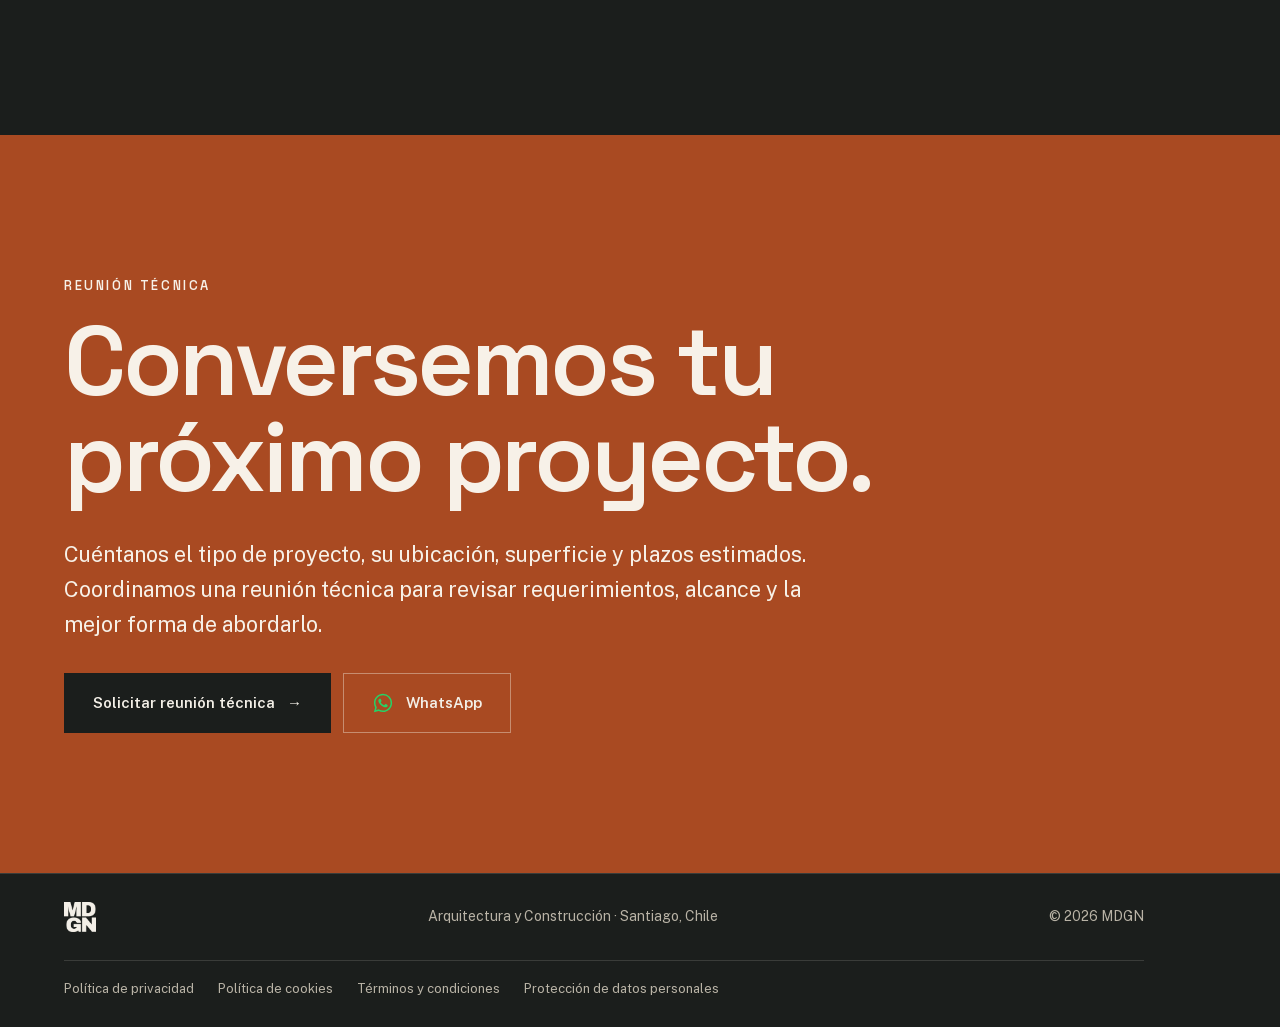
<file: metodologia/index.html>
<!doctype html>
<html lang="es-CL">
<head>
  <meta charset="utf-8">
  <meta name="viewport" content="width=device-width, initial-scale=1">
  <meta http-equiv="Content-Security-Policy" content="default-src 'self'; script-src 'self'; style-src 'self' 'unsafe-inline'; img-src 'self' data:; font-src 'self'; connect-src 'self'; media-src 'self'; object-src 'none'; base-uri 'self'; form-action 'self'; upgrade-insecure-requests">
  <meta name="referrer" content="strict-origin-when-cross-origin">
  <title>Metodología y gestión de obra · Design &amp; Build · MDGN</title>
  <meta name="description" content="Cómo trabaja MDGN del diseño a la obra: diagnóstico, proyecto, permisos, presupuesto, construcción y entrega, con control de plazo y costo mediante Carta Gantt, curva S y reportes a la ITO.">
  <link rel="canonical" href="https://www.mdgn.cl/metodologia/">
  <meta property="og:site_name" content="MDGN Arquitectura y Construcción">
  <meta property="og:locale" content="es_CL">
  <meta property="og:type" content="website">
  <meta property="og:title" content="Metodología y gestión de obra · Design &amp; Build · MDGN">
  <meta property="og:description" content="Cómo trabaja MDGN del diseño a la obra: diagnóstico, proyecto, permisos, presupuesto, construcción y entrega, con control de plazo y costo mediante Carta Gantt, curva S y reportes a la ITO.">
  <meta property="og:url" content="https://www.mdgn.cl/metodologia/">
  <meta property="og:image" content="https://www.mdgn.cl/assets/obras/policomp/policomp-planta.jpg">
  <meta name="twitter:card" content="summary_large_image">
  <meta name="theme-color" content="#1b1e1c">
  <link rel="icon" type="image/png" href="../assets/favicon.png">
  <link rel="apple-touch-icon" href="../assets/apple-touch-icon.png">
  <link rel="stylesheet" href="../assets/fonts/fonts.css?v=20261070">
  <link rel="stylesheet" href="../styles.css?v=20261070">
  <script src="../init.js?v=20261070"></script>
  <script defer src="../lib/lenis.min.js?v=20261070"></script>
  <script defer src="../main.js?v=20261070"></script>
  <script type="application/ld+json">
[
  {
    "@context": "https://schema.org",
    "@type": "WebPage",
    "name": "Metodología y gestión de obra",
    "url": "https://www.mdgn.cl/metodologia/",
    "description": "Cómo trabaja MDGN del diseño a la obra: diagnóstico, proyecto, permisos, presupuesto, construcción y entrega, con control de plazo y costo mediante Carta Gantt, curva S y reportes a la ITO.",
    "isPartOf": {
      "@type": "WebSite",
      "name": "MDGN Arquitectura y Construcción",
      "url": "https://www.mdgn.cl/"
    }
  },
  {
    "@context": "https://schema.org",
    "@type": "BreadcrumbList",
    "itemListElement": [
      {
        "@type": "ListItem",
        "position": 1,
        "name": "Inicio",
        "item": "https://www.mdgn.cl/"
      },
      {
        "@type": "ListItem",
        "position": 2,
        "name": "Metodología",
        "item": "https://www.mdgn.cl/metodologia/"
      }
    ]
  }
]
  </script>
</head>
<body class="sub-page">
  <a class="skip" href="#contenido">Saltar al contenido</a>

  <header class="site-header is-scrolled" data-header>
    <div class="wrap header-inner">
      <a href="../" class="brand" aria-label="MDGN, ir al inicio">
        <img src="../assets/logo-brochure.png" alt="MDGN" width="40" height="37">
      </a>
      <button class="nav-toggle" aria-expanded="false" aria-controls="nav" aria-label="Abrir menú">
        <span></span><span></span>
      </button>
      <nav id="nav" class="nav" aria-label="Principal">
        <a href="../#obras">Obras</a>
        <a href="../servicios/">Servicios</a>
        <a href="../design-build/">Design &amp; Build</a>
        <a href="../trayectoria/">Trayectoria</a>
        <a href="../equipo/">Equipo</a>
        <a href="../#contacto" class="nav-cta">Contacto</a>
      </nav>
    </div>
  </header>

  <main id="contenido">
    <section class="obra-hero">
      <div class="obra-hero-bg"><img src="../assets/obras/policomp/policomp-planta.jpg" alt="Planta libre del call center Policomp, obra de MDGN" width="1600" height="1200" fetchpriority="high"></div>
      <div class="wrap obra-hero-body">
        <nav class="crumbs hero-in" aria-label="Ruta"><a href="../">Inicio</a><span aria-hidden="true">/</span><a href="../servicios/#construccion">MDGN Constructora</a></nav>
        <p class="eyebrow accent-light hero-in" style="--d:.1s">Metodología</p>
        <h1 data-split data-split-now>Del diseño a la obra, con plazo y costo bajo control</h1>
        <p class="obra-hero-sub hero-in" style="--d:.4s">Cómo trabajamos cada proyecto y cómo controlamos su ejecución.</p>
      </div>
    </section>

    <!-- Proceso -->
    <section id="proceso" class="section dark">
      <div class="wrap">
        <div class="sec-grid">
          <div class="sec-label" data-reveal><span class="sec-num">01</span><p class="eyebrow accent-light">Metodología</p></div>
          <h2 class="h2" data-split>Cómo trabajamos, del diseño a la obra</h2>
        </div>
        <ol class="steps" data-steps>
          <li data-reveal><span>01</span><h3>Diagnóstico</h3><p>Levantamiento, normativa y requerimientos de la operación.</p></li>
          <li data-reveal style="--d:.06s"><span>02</span><h3>Proyecto</h3><p>Anteproyecto, proyecto y coordinación de especialidades.</p></li>
          <li data-reveal style="--d:.12s"><span>03</span><h3>Permisos</h3><p>Tramitación municipal y aprobaciones del mandante.</p></li>
          <li data-reveal style="--d:.18s"><span>04</span><h3>Presupuesto</h3><p>Cubicación, presupuesto de obra y Carta Gantt.</p></li>
          <li data-reveal style="--d:.24s"><span>05</span><h3>Construcción</h3><p>Obra gruesa, terminaciones y especialidades con control de avance.</p></li>
          <li data-reveal style="--d:.30s"><span>06</span><h3>Entrega</h3><p>Recepción de obra, observaciones resueltas y recepción final.</p></li>
        </ol>
      </div>
    </section>

    <!-- Control de obra -->
    <section id="gestion-obra" class="section dark tight-top">
      <div class="wrap">
        <div class="sec-grid">
          <div class="sec-label" data-reveal><span class="sec-num">02</span><p class="eyebrow accent-light">Gestión de obra</p></div>
          <h2 class="h2" data-split>Plazo y costo bajo control</h2>
        </div>
        <div class="cols3">
          <div data-reveal><h3>Programación</h3><p>Carta Gantt por partidas y plazos en días corridos acordados con el mandante.</p></div>
          <div data-reveal style="--d:.08s"><h3>Control de avance</h3><p>Curva S y avance ponderado por capítulo, programado versus real.</p></div>
          <div data-reveal style="--d:.16s"><h3>Relación con la ITO</h3><p>Reportes periódicos, libro de obra y estados de pago documentados.</p></div>
        </div>
      </div>
    </section>
    <div class="marquee" hidden aria-label="Capítulos de control: Concepto, Anteproyecto, Desarrollo de proyecto, Desarrollo de especialidades, Tramitaciones municipales, Obras previas, Obra gruesa, Terminaciones, Mobiliario">
      <p class="marquee-label">Capítulos de control</p>
      <div class="marquee-track" aria-hidden="true">
        <span>Concepto</span><span>Anteproyecto</span><span>Desarrollo de proyecto</span><span>Desarrollo de especialidades</span><span>Tramitaciones municipales</span><span>Obras previas</span><span>Obra gruesa</span><span>Terminaciones</span><span>Mobiliario</span>
        <span>Concepto</span><span>Anteproyecto</span><span>Desarrollo de proyecto</span><span>Desarrollo de especialidades</span><span>Tramitaciones municipales</span><span>Obras previas</span><span>Obra gruesa</span><span>Terminaciones</span><span>Mobiliario</span>
      </div>
    </div>

    <section class="section terracotta obra-cta">
      <div class="wrap">
        <p class="eyebrow on-accent" data-reveal>Reunión técnica</p>
        <h2 class="display" data-split>Conversemos tu próximo proyecto.</h2>
        <p class="body-lg narrow" data-reveal>Cuéntanos el tipo de proyecto, su ubicación, superficie y plazos estimados. Coordinamos una reunión técnica para revisar requerimientos, alcance y la mejor forma de abordarlo.</p>
        <div class="actions" data-reveal>
          <a class="btn btn-dark" href="mailto:javier.mondragon@mdgn.cl?subject=Solicitud%20de%20reuni%C3%B3n%20t%C3%A9cnica&amp;body=Hola%2C%20me%20gustar%C3%ADa%20coordinar%20una%20reuni%C3%B3n%20t%C3%A9cnica%20con%20MDGN.%0A%0AEmpresa%3A%0ACargo%3A%0ATipo%20de%20proyecto%20%28habilitaci%C3%B3n%2C%20remodelaci%C3%B3n%2C%20ampliaci%C3%B3n%20u%20obra%20nueva%29%3A%0AUbicaci%C3%B3n%3A%0ASuperficie%20aproximada%20%28m%C2%B2%29%3A%0APlazo%20estimado%3A%0A%0AComentarios%3A%0A">Solicitar reunión técnica <span class="arrow" aria-hidden="true">→</span></a>
          <a class="btn btn-ghost-light" href="https://wa.me/56971392003?text=Hola%2C%20les%20escribo%20desde%20mdgn.cl.%20Me%20gustar%C3%ADa%20conversar%20sobre%20un%20proyecto." target="_blank" rel="noopener"><svg class="wa-icon" viewBox="0 0 24 24" width="22" height="22" aria-hidden="true" focusable="false"><path fill="currentColor" d="M12.04 2C6.58 2 2.13 6.45 2.13 11.91c0 1.75.46 3.45 1.32 4.95L2.05 22l5.25-1.38a9.9 9.9 0 0 0 4.74 1.21h.01c5.46 0 9.91-4.45 9.91-9.91 0-2.65-1.03-5.14-2.9-7.01A9.82 9.82 0 0 0 12.04 2Zm0 18.15h-.01a8.23 8.23 0 0 1-4.19-1.15l-.3-.18-3.12.82.83-3.04-.2-.31a8.21 8.21 0 0 1-1.26-4.38c0-4.54 3.7-8.24 8.25-8.24 2.2 0 4.27.86 5.83 2.42a8.18 8.18 0 0 1 2.41 5.83c0 4.54-3.7 8.23-8.24 8.23Zm4.52-6.16c-.25-.12-1.47-.72-1.69-.81-.23-.08-.39-.12-.56.12-.17.25-.64.81-.78.97-.14.17-.29.19-.54.06-.25-.12-1.05-.39-1.99-1.23-.74-.66-1.23-1.47-1.38-1.72-.14-.25-.02-.38.11-.51.11-.11.25-.29.37-.43.12-.14.17-.25.25-.41.08-.17.04-.31-.02-.43-.06-.12-.56-1.34-.76-1.84-.2-.48-.41-.42-.56-.43h-.48c-.17 0-.43.06-.66.31-.23.25-.86.85-.86 2.07 0 1.22.89 2.4 1.01 2.56.12.17 1.75 2.67 4.23 3.74.59.26 1.05.41 1.41.52.59.19 1.13.16 1.56.1.48-.07 1.47-.6 1.67-1.18.21-.58.21-1.07.14-1.18-.06-.1-.22-.16-.47-.28Z"/></svg> WhatsApp</a>
        </div>
      </div>
    </section>
  </main>

  <a class="wa-float" href="https://wa.me/56971392003?text=Hola%2C%20les%20escribo%20desde%20mdgn.cl.%20Me%20gustar%C3%ADa%20conversar%20sobre%20un%20proyecto." target="_blank" rel="noopener" aria-label="Escribir por WhatsApp a MDGN"><svg viewBox="0 0 24 24" width="22" height="22" aria-hidden="true" focusable="false"><path fill="currentColor" d="M12.04 2C6.58 2 2.13 6.45 2.13 11.91c0 1.75.46 3.45 1.32 4.95L2.05 22l5.25-1.38a9.9 9.9 0 0 0 4.74 1.21h.01c5.46 0 9.91-4.45 9.91-9.91 0-2.65-1.03-5.14-2.9-7.01A9.82 9.82 0 0 0 12.04 2Zm0 18.15h-.01a8.23 8.23 0 0 1-4.19-1.15l-.3-.18-3.12.82.83-3.04-.2-.31a8.21 8.21 0 0 1-1.26-4.38c0-4.54 3.7-8.24 8.25-8.24 2.2 0 4.27.86 5.83 2.42a8.18 8.18 0 0 1 2.41 5.83c0 4.54-3.7 8.23-8.24 8.23Zm4.52-6.16c-.25-.12-1.47-.72-1.69-.81-.23-.08-.39-.12-.56.12-.17.25-.64.81-.78.97-.14.17-.29.19-.54.06-.25-.12-1.05-.39-1.99-1.23-.74-.66-1.23-1.47-1.38-1.72-.14-.25-.02-.38.11-.51.11-.11.25-.29.37-.43.12-.14.17-.25.25-.41.08-.17.04-.31-.02-.43-.06-.12-.56-1.34-.76-1.84-.2-.48-.41-.42-.56-.43h-.48c-.17 0-.43.06-.66.31-.23.25-.86.85-.86 2.07 0 1.22.89 2.4 1.01 2.56.12.17 1.75 2.67 4.23 3.74.59.26 1.05.41 1.41.52.59.19 1.13.16 1.56.1.48-.07 1.47-.6 1.67-1.18.21-.58.21-1.07.14-1.18-.06-.1-.22-.16-.47-.28Z"/></svg><span class="wa-float-label">Escríbenos</span></a>

  <footer class="site-footer">
    <div class="wrap footer-inner">
      <img src="../assets/logo-brochure.png" alt="MDGN" width="32" height="30">
      <span>Arquitectura y Construcción · Santiago, Chile</span>
      <span>© 2026 MDGN</span>
    </div>
    <div class="wrap footer-legal">
      <nav aria-label="Información legal"><a href="../privacidad.html">Política de privacidad</a><a href="../cookies.html">Política de cookies</a><a href="../terminos.html">Términos y condiciones</a><a href="../datos-personales.html">Protección de datos personales</a></nav>
    </div>
  </footer>
</body>
</html>
</file>
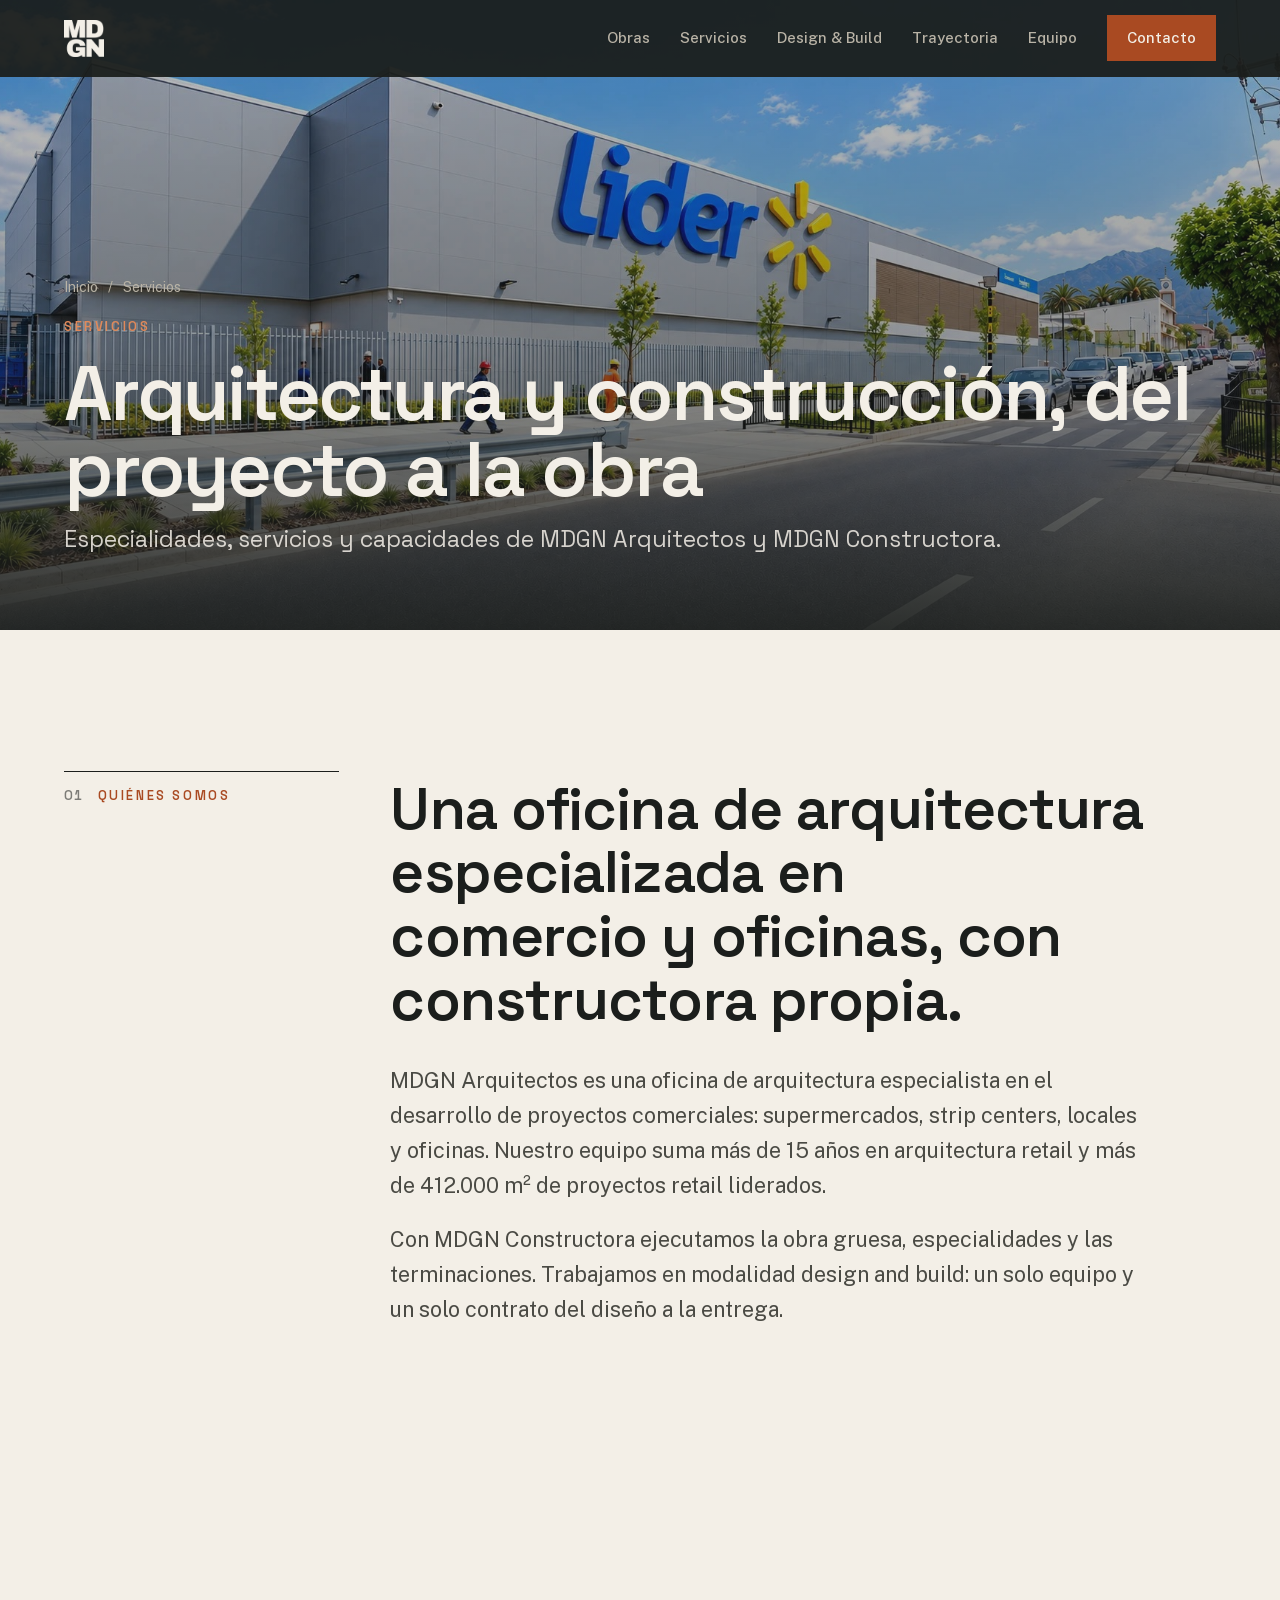
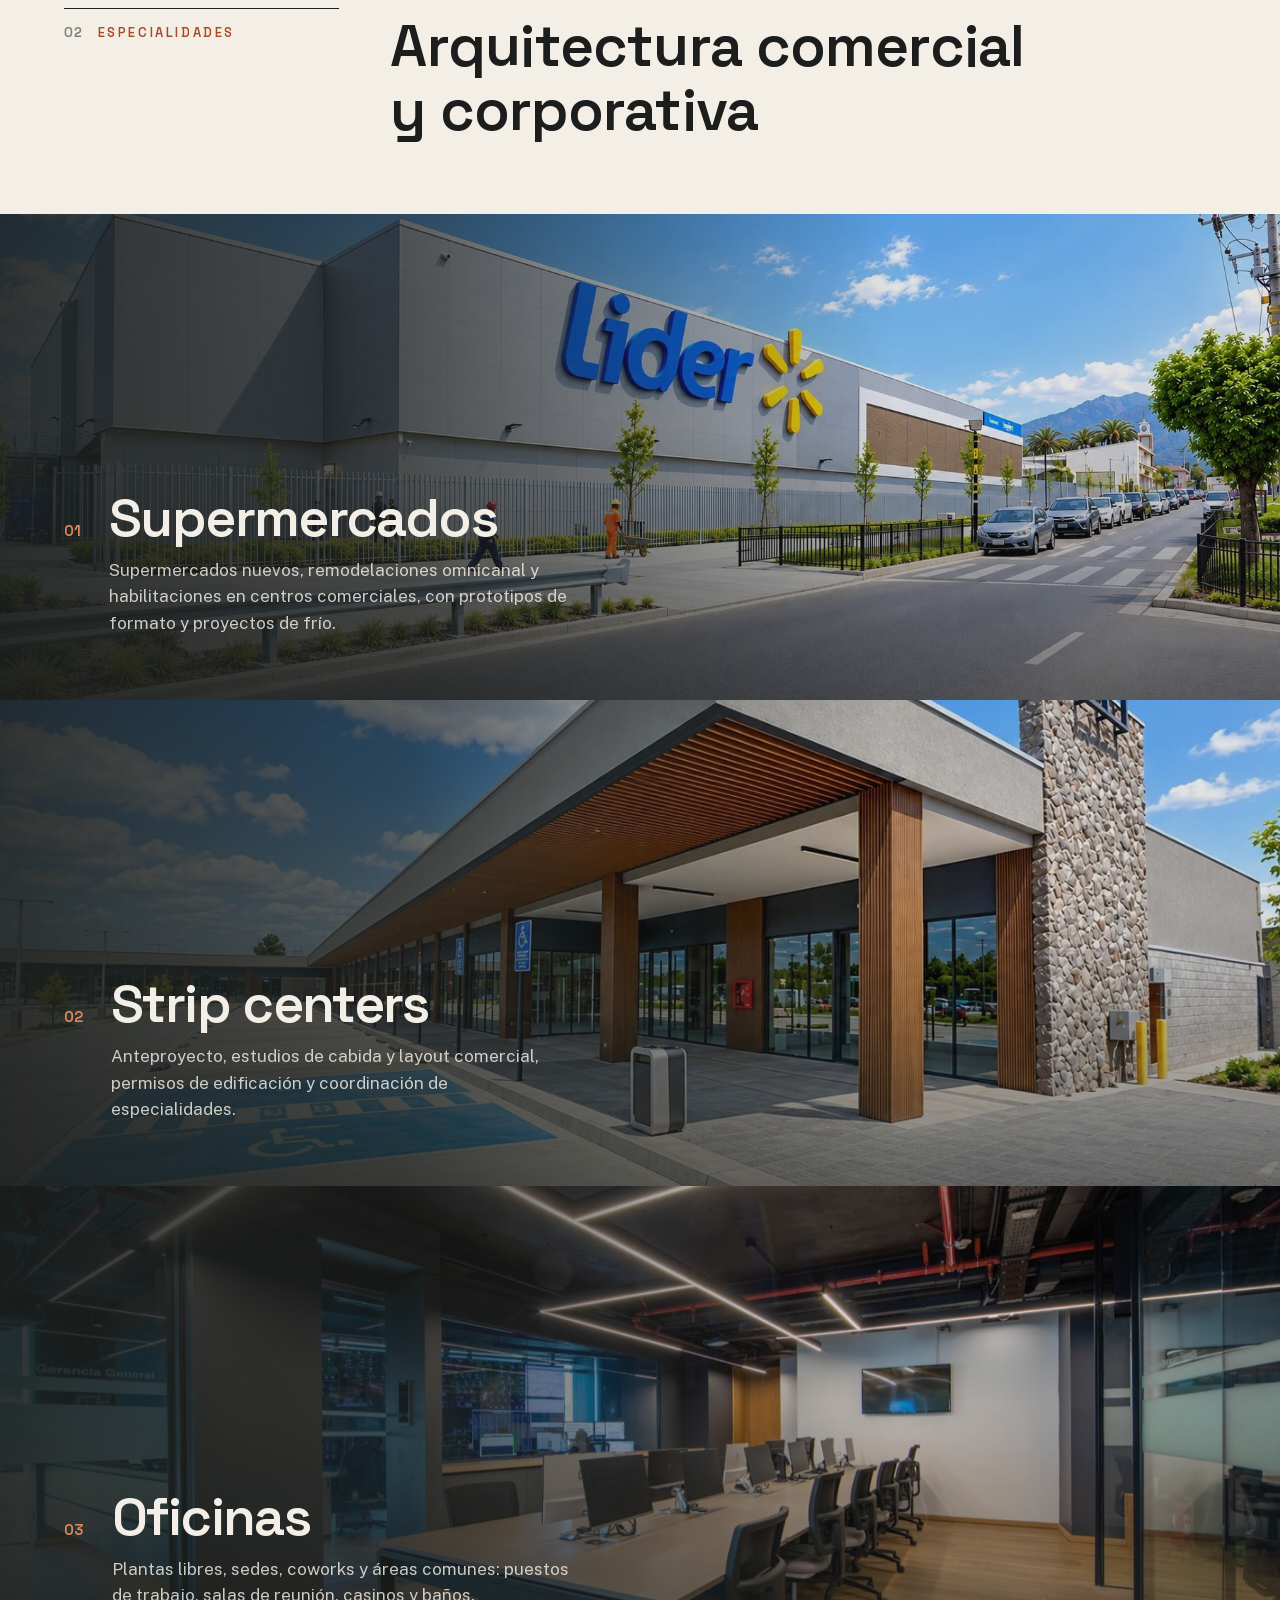
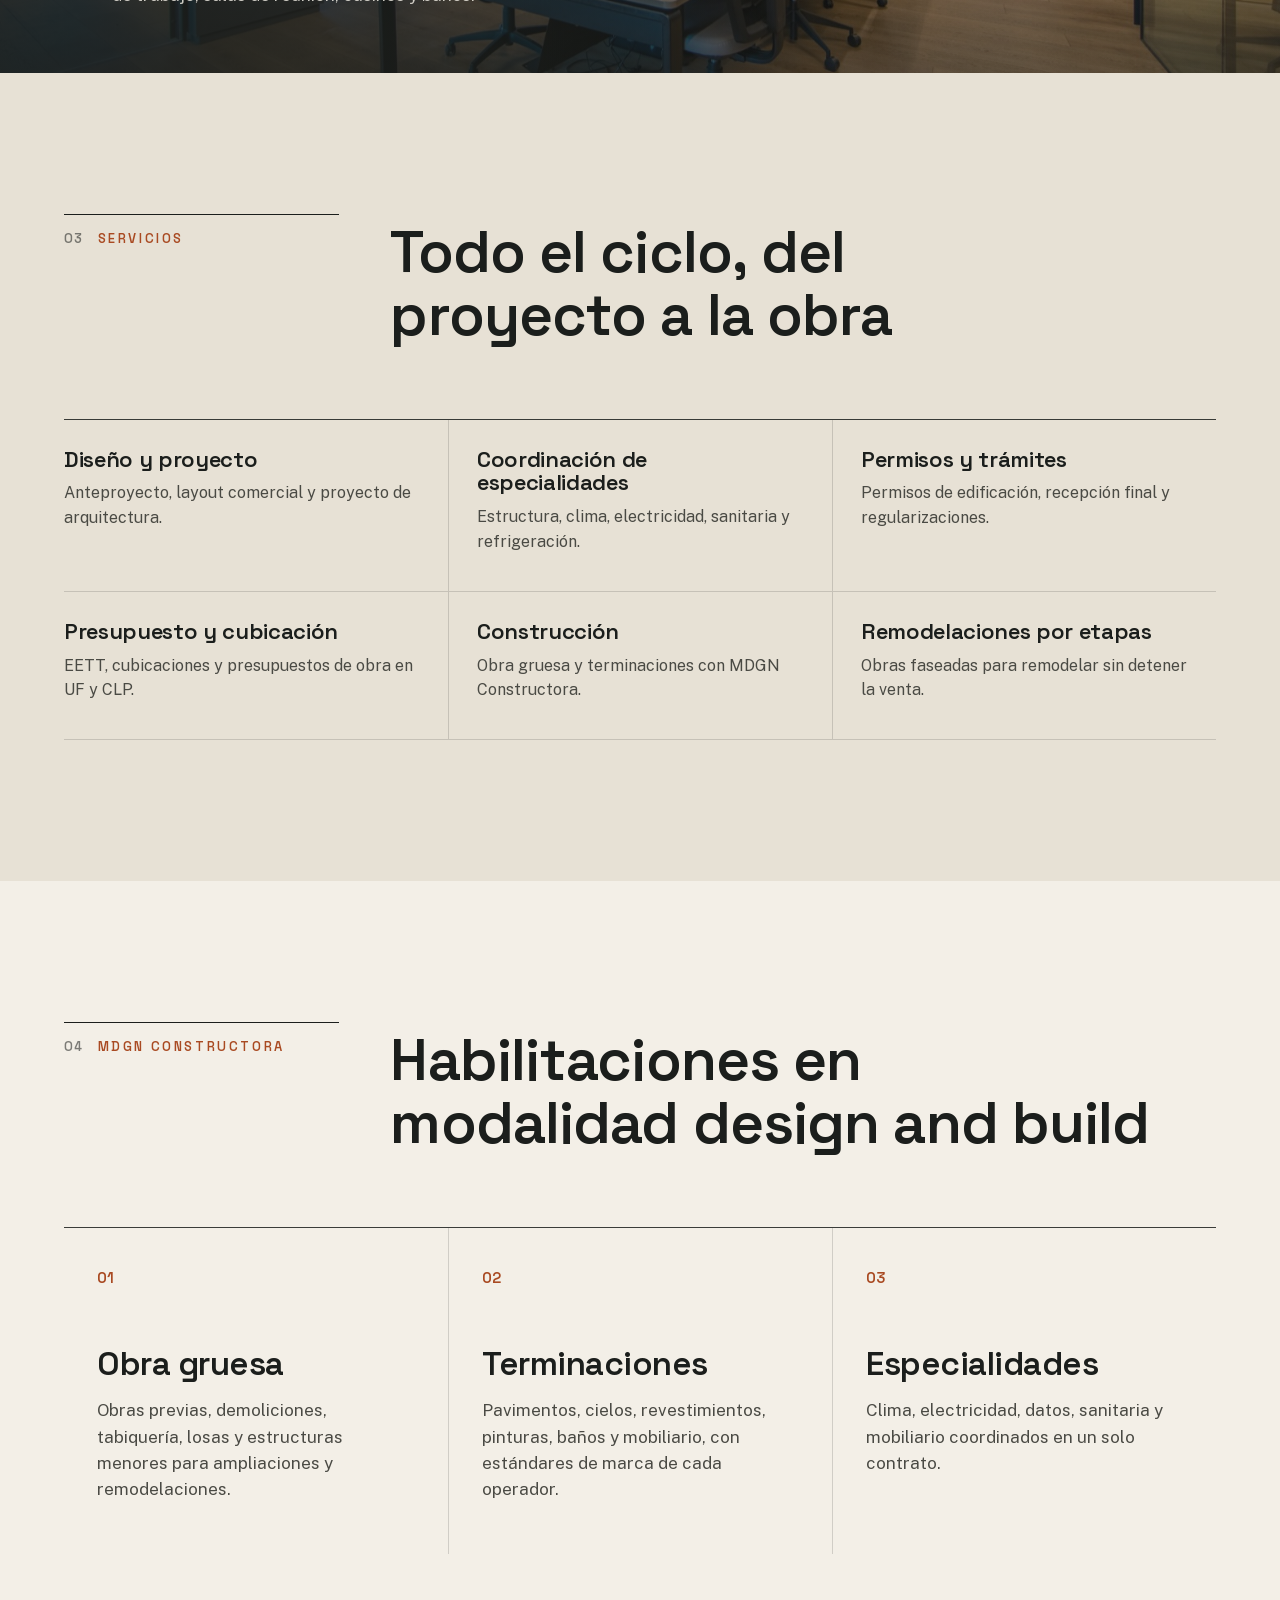
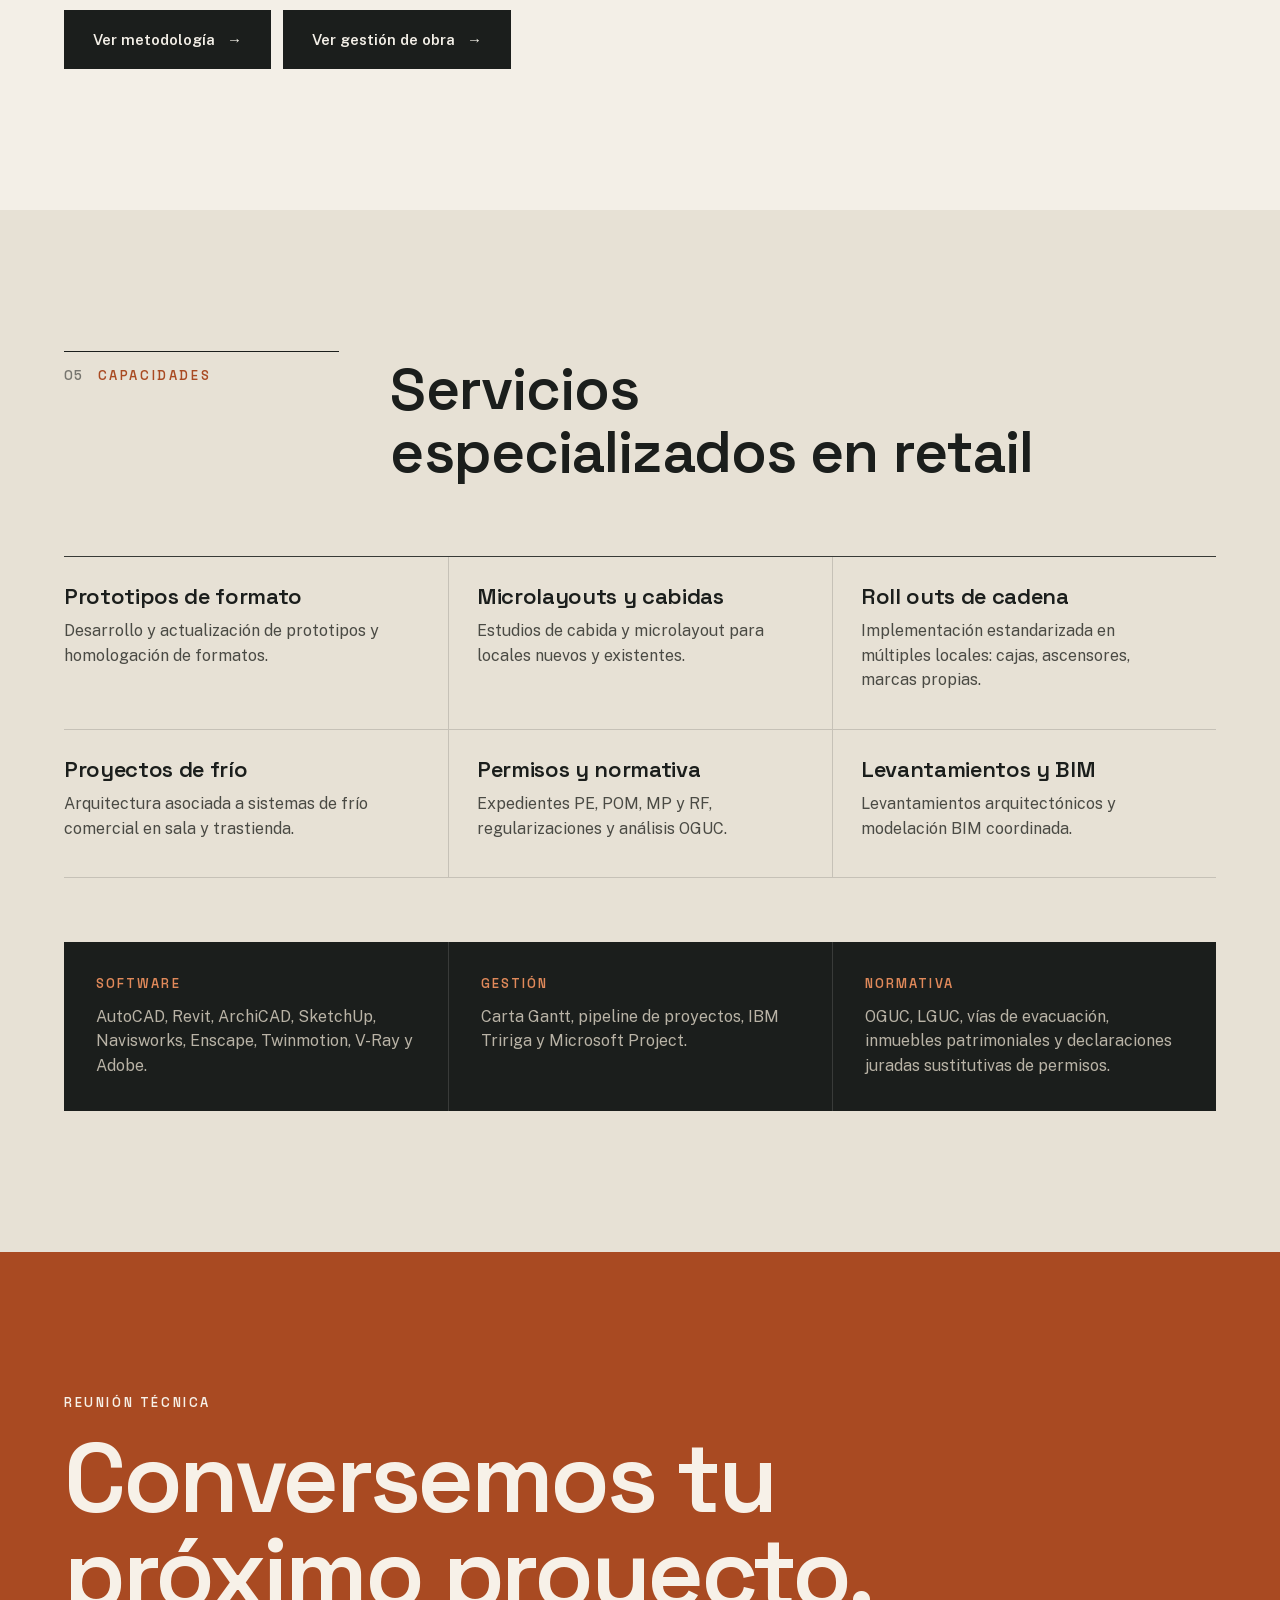
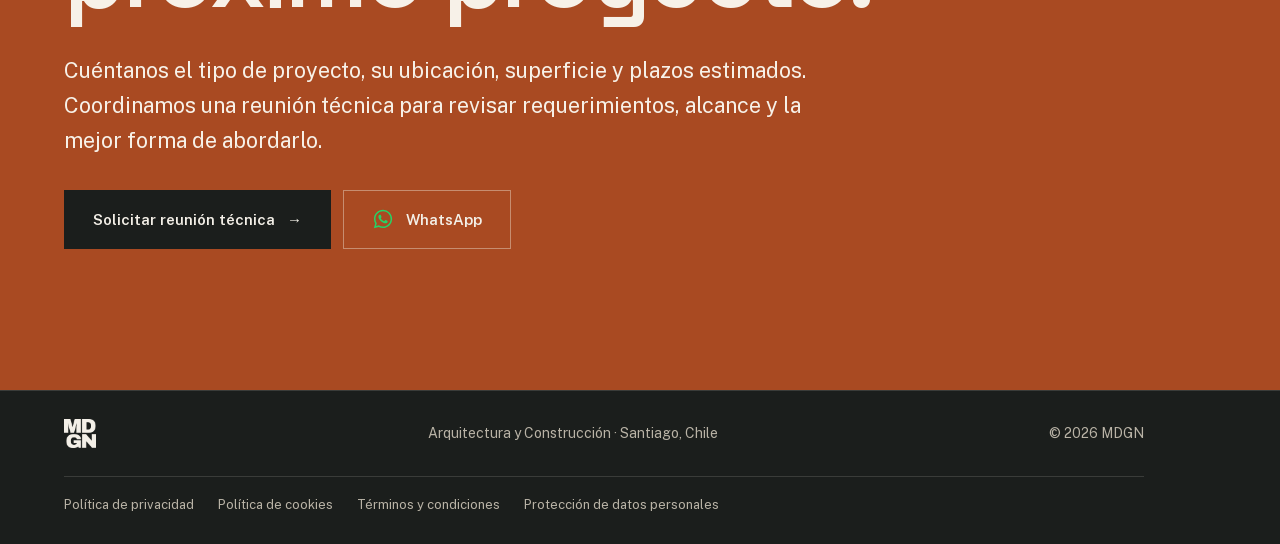
<file: servicios/index.html>
<!doctype html>
<html lang="es-CL">
<head>
  <meta charset="utf-8">
  <meta name="viewport" content="width=device-width, initial-scale=1">
  <meta http-equiv="Content-Security-Policy" content="default-src 'self'; script-src 'self'; style-src 'self' 'unsafe-inline'; img-src 'self' data:; font-src 'self'; connect-src 'self'; media-src 'self'; object-src 'none'; base-uri 'self'; form-action 'self'; upgrade-insecure-requests">
  <meta name="referrer" content="strict-origin-when-cross-origin">
  <title>Servicios de arquitectura y construcción · MDGN</title>
  <meta name="description" content="Arquitectura comercial y corporativa y construcción de habilitaciones: supermercados, strip centers, locales y oficinas, del proyecto a la obra con MDGN Arquitectos y MDGN Constructora.">
  <link rel="canonical" href="https://www.mdgn.cl/servicios/">
  <meta property="og:site_name" content="MDGN Arquitectura y Construcción">
  <meta property="og:locale" content="es_CL">
  <meta property="og:type" content="website">
  <meta property="og:title" content="Servicios de arquitectura y construcción · MDGN">
  <meta property="og:description" content="Arquitectura comercial y corporativa y construcción de habilitaciones: supermercados, strip centers, locales y oficinas, del proyecto a la obra con MDGN Arquitectos y MDGN Constructora.">
  <meta property="og:url" content="https://www.mdgn.cl/servicios/">
  <meta property="og:image" content="https://www.mdgn.cl/assets/especialidades/supermercados.jpg">
  <meta name="twitter:card" content="summary_large_image">
  <meta name="theme-color" content="#1b1e1c">
  <link rel="icon" type="image/png" href="../assets/favicon.png">
  <link rel="apple-touch-icon" href="../assets/apple-touch-icon.png">
  <link rel="stylesheet" href="../assets/fonts/fonts.css?v=20261070">
  <link rel="stylesheet" href="../styles.css?v=20261070">
  <script src="../init.js?v=20261070"></script>
  <script defer src="../lib/lenis.min.js?v=20261070"></script>
  <script defer src="../main.js?v=20261070"></script>
  <script type="application/ld+json">
[
  {
    "@context": "https://schema.org",
    "@type": "WebPage",
    "name": "Servicios",
    "url": "https://www.mdgn.cl/servicios/",
    "description": "Arquitectura comercial y corporativa y construcción de habilitaciones: supermercados, strip centers, locales y oficinas, del proyecto a la obra con MDGN Arquitectos y MDGN Constructora.",
    "isPartOf": { "@type": "WebSite", "name": "MDGN Arquitectura y Construcción", "url": "https://www.mdgn.cl/" }
  },
  {
    "@context": "https://schema.org",
    "@type": "BreadcrumbList",
    "itemListElement": [
      { "@type": "ListItem", "position": 1, "name": "Inicio", "item": "https://www.mdgn.cl/" },
      { "@type": "ListItem", "position": 2, "name": "Servicios", "item": "https://www.mdgn.cl/servicios/" }
    ]
  }
]
  </script>
</head>
<body class="sub-page">
  <a class="skip" href="#contenido">Saltar al contenido</a>
  <div class="progress" aria-hidden="true"></div>
  <div class="cursor" aria-hidden="true"><span class="cursor-label">Ver</span></div>

  <header class="site-header is-scrolled" data-header>
    <div class="wrap header-inner">
      <a href="../" class="brand" aria-label="MDGN, ir al inicio">
        <img src="../assets/logo-brochure.png" alt="MDGN" width="40" height="37">
      </a>
      <button class="nav-toggle" aria-expanded="false" aria-controls="nav" aria-label="Abrir menú">
        <span></span><span></span>
      </button>
      <nav id="nav" class="nav" aria-label="Principal">
        <a href="../#obras">Obras</a>
        <a href="../servicios/">Servicios</a>
        <a href="../design-build/">Design &amp; Build</a>
        <a href="../trayectoria/">Trayectoria</a>
        <a href="../equipo/">Equipo</a>
        <a href="../#contacto" class="nav-cta">Contacto</a>
      </nav>
    </div>
  </header>

  <main id="contenido">
    <section class="obra-hero">
      <div class="obra-hero-bg"><img src="../assets/especialidades/supermercados.jpg" alt="Fachada de un supermercado Lider" fetchpriority="high"></div>
      <div class="wrap obra-hero-body">
        <nav class="crumbs hero-in" aria-label="Ruta"><a href="../">Inicio</a><span aria-hidden="true">/</span><span>Servicios</span></nav>
        <p class="eyebrow accent-light hero-in" style="--d:.1s">Servicios</p>
        <h1 data-split data-split-now>Arquitectura y construcción, del proyecto a la obra</h1>
        <p class="obra-hero-sub hero-in" style="--d:.4s">Especialidades, servicios y capacidades de MDGN Arquitectos y MDGN Constructora.</p>
      </div>
    </section>

    <!-- Quiénes somos -->
    <section id="nosotros" class="section cream">
      <div class="wrap sec-grid">
        <div class="sec-label" data-reveal><span class="sec-num">01</span><p class="eyebrow">Quiénes somos</p></div>
        <div class="sec-body">
          <h2 class="h2" data-split>Una oficina de arquitectura especializada en comercio y oficinas, con constructora propia.</h2>
          <p class="body-lg" data-reveal>MDGN Arquitectos es una oficina de arquitectura especialista en el desarrollo de proyectos comerciales: supermercados, strip centers, locales y oficinas. Nuestro equipo suma más de 15 años en arquitectura retail y más de 412.000 m² de proyectos retail liderados.</p>
          <p class="body-lg" data-reveal>Con MDGN Constructora ejecutamos la obra gruesa, especialidades y las terminaciones. Trabajamos en modalidad design and build: un solo equipo y un solo contrato del diseño a la entrega.</p>
        </div>
      </div>
    </section>

    <!-- Especialidades -->
    <section id="servicios" class="section cream">
      <div class="wrap">
        <div class="sec-grid">
          <div class="sec-label" data-reveal><span class="sec-num">02</span><p class="eyebrow">Especialidades</p></div>
          <h2 class="h2" data-split>Arquitectura comercial y corporativa</h2>
        </div>
      </div>
        <div class="specs">
          <article class="spec" data-reveal>
            <div class="spec-bg"><img src="../assets/especialidades/supermercados.jpg" alt="Fachada de un supermercado Lider" loading="lazy" decoding="async" width="1844" height="853"></div>
            <div class="wrap"><div class="spec-body">
              <span class="spec-num">01</span>
              <h3>Supermercados</h3>
              <p>Supermercados nuevos, remodelaciones omnicanal y habilitaciones en centros comerciales, con prototipos de formato y proyectos de frío.</p>
            </div></div>
          </article>
          <article class="spec" data-reveal>
            <div class="spec-bg"><img src="../assets/especialidades/strip-centers.jpg" alt="Strip center con galería techada y estacionamientos" loading="lazy" decoding="async" width="1448" height="1086"></div>
            <div class="wrap"><div class="spec-body">
              <span class="spec-num">02</span>
              <h3>Strip centers</h3>
              <p>Anteproyecto, estudios de cabida y layout comercial, permisos de edificación y coordinación de especialidades.</p>
            </div></div>
          </article>
          <article class="spec no-img" data-reveal hidden>
            <div class="wrap"><div class="spec-body">
              <span class="spec-num">03</span>
              <h3>Locales comerciales</h3>
              <p>Microlayouts, roll outs de cadena y estándares de marca, con obras compatibles con la venta.</p>
            </div></div>
          </article>
          <article class="spec" data-reveal>
            <div class="spec-bg"><img src="../assets/obras/enlasa/enlasa-oficinas.jpg" alt="Espacio de trabajo de las oficinas Enlasa, obra de MDGN" loading="lazy" decoding="async" width="1600" height="1066"></div>
            <div class="wrap"><div class="spec-body">
              <span class="spec-num">03</span>
              <h3>Oficinas</h3>
              <p>Plantas libres, sedes, coworks y áreas comunes: puestos de trabajo, salas de reunión, casinos y baños.</p>
            </div></div>
          </article>
        </div>
    </section>

    <!-- Servicios -->
    <section class="section sand">
      <div class="wrap">
        <div class="sec-grid">
          <div class="sec-label" data-reveal><span class="sec-num">03</span><p class="eyebrow">Servicios</p></div>
          <h2 class="h2" data-split>Todo el ciclo, del proyecto a la obra</h2>
        </div>
        <div class="items">
          <div data-reveal><h3>Diseño y proyecto</h3><p>Anteproyecto, layout comercial y proyecto de arquitectura.</p></div>
          <div data-reveal><h3>Coordinación de especialidades</h3><p>Estructura, clima, electricidad, sanitaria y refrigeración.</p></div>
          <div data-reveal><h3>Permisos y trámites</h3><p>Permisos de edificación, recepción final y regularizaciones.</p></div>
          <div data-reveal><h3>Presupuesto y cubicación</h3><p>EETT, cubicaciones y presupuestos de obra en UF y CLP.</p></div>
          <div data-reveal><h3>Construcción</h3><p>Obra gruesa y terminaciones con MDGN Constructora.</p></div>
          <div data-reveal><h3>Remodelaciones por etapas</h3><p>Obras faseadas para remodelar sin detener la venta.</p></div>
        </div>
      </div>
    </section>

    <!-- Construcción -->
    <section id="construccion" class="section cream">
      <div class="wrap">
        <div class="sec-grid">
          <div class="sec-label" data-reveal><span class="sec-num">04</span><p class="eyebrow">MDGN Constructora</p></div>
          <h2 class="h2" data-split>Habilitaciones en modalidad design and build</h2>
        </div>
        <div class="tiles three">
          <article class="tile" data-reveal>
            <span class="tile-num">01</span>
            <h3>Obra gruesa</h3>
            <p>Obras previas, demoliciones, tabiquería, losas y estructuras menores para ampliaciones y remodelaciones.</p>
          </article>
          <article class="tile" data-reveal style="--d:.08s">
            <span class="tile-num">02</span>
            <h3>Terminaciones</h3>
            <p>Pavimentos, cielos, revestimientos, pinturas, baños y mobiliario, con estándares de marca de cada operador.</p>
          </article>
          <article class="tile" data-reveal style="--d:.16s">
            <span class="tile-num">03</span>
            <h3>Especialidades</h3>
            <p>Clima, electricidad, datos, sanitaria y mobiliario coordinados en un solo contrato.</p>
          </article>
        </div>
        <div class="actions pillars-cta" data-reveal>
          <a class="btn btn-dark" href="../metodologia/">Ver metodología <span class="arrow" aria-hidden="true">→</span></a>
          <a class="btn btn-dark" href="../metodologia/#gestion-obra">Ver gestión de obra <span class="arrow" aria-hidden="true">→</span></a>
        </div>
      </div>
    </section>

    <!-- Capacidades -->
    <section class="section sand">
      <div class="wrap">
        <div class="sec-grid">
          <div class="sec-label" data-reveal><span class="sec-num">05</span><p class="eyebrow">Capacidades</p></div>
          <h2 class="h2" data-split>Servicios especializados en retail</h2>
        </div>
        <div class="items">
          <div data-reveal><h3>Prototipos de formato</h3><p>Desarrollo y actualización de prototipos y homologación de formatos.</p></div>
          <div data-reveal><h3>Microlayouts y cabidas</h3><p>Estudios de cabida y microlayout para locales nuevos y existentes.</p></div>
          <div data-reveal><h3>Roll outs de cadena</h3><p>Implementación estandarizada en múltiples locales: cajas, ascensores, marcas propias.</p></div>
          <div data-reveal><h3>Proyectos de frío</h3><p>Arquitectura asociada a sistemas de frío comercial en sala y trastienda.</p></div>
          <div data-reveal><h3>Permisos y normativa</h3><p>Expedientes PE, POM, MP y RF, regularizaciones y análisis OGUC.</p></div>
          <div data-reveal><h3>Levantamientos y BIM</h3><p>Levantamientos arquitectónicos y modelación BIM coordinada.</p></div>
        </div>
        <div class="tools" data-reveal>
          <div><p class="label">Software</p><p>AutoCAD, Revit, ArchiCAD, SketchUp, Navisworks, Enscape, Twinmotion, V-Ray y Adobe.</p></div>
          <div><p class="label">Gestión</p><p>Carta Gantt, pipeline de proyectos, IBM Tririga y Microsoft Project.</p></div>
          <div><p class="label">Normativa</p><p>OGUC, LGUC, vías de evacuación, inmuebles patrimoniales y declaraciones juradas sustitutivas de permisos.</p></div>
        </div>
      </div>
    </section>

    <section class="section terracotta obra-cta">
      <div class="wrap">
        <p class="eyebrow on-accent" data-reveal>Reunión técnica</p>
        <h2 class="display" data-split>Conversemos tu próximo proyecto.</h2>
        <p class="body-lg narrow" data-reveal>Cuéntanos el tipo de proyecto, su ubicación, superficie y plazos estimados. Coordinamos una reunión técnica para revisar requerimientos, alcance y la mejor forma de abordarlo.</p>
        <div class="actions" data-reveal>
          <a class="btn btn-dark" href="mailto:javier.mondragon@mdgn.cl?subject=Solicitud%20de%20reuni%C3%B3n%20t%C3%A9cnica&amp;body=Hola%2C%20me%20gustar%C3%ADa%20coordinar%20una%20reuni%C3%B3n%20t%C3%A9cnica%20con%20MDGN.%0A%0AEmpresa%3A%0ACargo%3A%0ATipo%20de%20proyecto%20%28habilitaci%C3%B3n%2C%20remodelaci%C3%B3n%2C%20ampliaci%C3%B3n%20u%20obra%20nueva%29%3A%0AUbicaci%C3%B3n%3A%0ASuperficie%20aproximada%20%28m%C2%B2%29%3A%0APlazo%20estimado%3A%0A%0AComentarios%3A%0A">Solicitar reunión técnica <span class="arrow" aria-hidden="true">→</span></a>
          <a class="btn btn-ghost-light" href="https://wa.me/56971392003?text=Hola%2C%20les%20escribo%20desde%20mdgn.cl.%20Me%20gustar%C3%ADa%20conversar%20sobre%20un%20proyecto." target="_blank" rel="noopener"><svg class="wa-icon" viewBox="0 0 24 24" width="22" height="22" aria-hidden="true" focusable="false"><path fill="currentColor" d="M12.04 2C6.58 2 2.13 6.45 2.13 11.91c0 1.75.46 3.45 1.32 4.95L2.05 22l5.25-1.38a9.9 9.9 0 0 0 4.74 1.21h.01c5.46 0 9.91-4.45 9.91-9.91 0-2.65-1.03-5.14-2.9-7.01A9.82 9.82 0 0 0 12.04 2Zm0 18.15h-.01a8.23 8.23 0 0 1-4.19-1.15l-.3-.18-3.12.82.83-3.04-.2-.31a8.21 8.21 0 0 1-1.26-4.38c0-4.54 3.7-8.24 8.25-8.24 2.2 0 4.27.86 5.83 2.42a8.18 8.18 0 0 1 2.41 5.83c0 4.54-3.7 8.23-8.24 8.23Zm4.52-6.16c-.25-.12-1.47-.72-1.69-.81-.23-.08-.39-.12-.56.12-.17.25-.64.81-.78.97-.14.17-.29.19-.54.06-.25-.12-1.05-.39-1.99-1.23-.74-.66-1.23-1.47-1.38-1.72-.14-.25-.02-.38.11-.51.11-.11.25-.29.37-.43.12-.14.17-.25.25-.41.08-.17.04-.31-.02-.43-.06-.12-.56-1.34-.76-1.84-.2-.48-.41-.42-.56-.43h-.48c-.17 0-.43.06-.66.31-.23.25-.86.85-.86 2.07 0 1.22.89 2.4 1.01 2.56.12.17 1.75 2.67 4.23 3.74.59.26 1.05.41 1.41.52.59.19 1.13.16 1.56.1.48-.07 1.47-.6 1.67-1.18.21-.58.21-1.07.14-1.18-.06-.1-.22-.16-.47-.28Z"/></svg> WhatsApp</a>
        </div>
      </div>
    </section>
  </main>

  <a class="wa-float" href="https://wa.me/56971392003?text=Hola%2C%20les%20escribo%20desde%20mdgn.cl.%20Me%20gustar%C3%ADa%20conversar%20sobre%20un%20proyecto." target="_blank" rel="noopener" aria-label="Escribir por WhatsApp a MDGN"><svg viewBox="0 0 24 24" width="22" height="22" aria-hidden="true" focusable="false"><path fill="currentColor" d="M12.04 2C6.58 2 2.13 6.45 2.13 11.91c0 1.75.46 3.45 1.32 4.95L2.05 22l5.25-1.38a9.9 9.9 0 0 0 4.74 1.21h.01c5.46 0 9.91-4.45 9.91-9.91 0-2.65-1.03-5.14-2.9-7.01A9.82 9.82 0 0 0 12.04 2Zm0 18.15h-.01a8.23 8.23 0 0 1-4.19-1.15l-.3-.18-3.12.82.83-3.04-.2-.31a8.21 8.21 0 0 1-1.26-4.38c0-4.54 3.7-8.24 8.25-8.24 2.2 0 4.27.86 5.83 2.42a8.18 8.18 0 0 1 2.41 5.83c0 4.54-3.7 8.23-8.24 8.23Zm4.52-6.16c-.25-.12-1.47-.72-1.69-.81-.23-.08-.39-.12-.56.12-.17.25-.64.81-.78.97-.14.17-.29.19-.54.06-.25-.12-1.05-.39-1.99-1.23-.74-.66-1.23-1.47-1.38-1.72-.14-.25-.02-.38.11-.51.11-.11.25-.29.37-.43.12-.14.17-.25.25-.41.08-.17.04-.31-.02-.43-.06-.12-.56-1.34-.76-1.84-.2-.48-.41-.42-.56-.43h-.48c-.17 0-.43.06-.66.31-.23.25-.86.85-.86 2.07 0 1.22.89 2.4 1.01 2.56.12.17 1.75 2.67 4.23 3.74.59.26 1.05.41 1.41.52.59.19 1.13.16 1.56.1.48-.07 1.47-.6 1.67-1.18.21-.58.21-1.07.14-1.18-.06-.1-.22-.16-.47-.28Z"/></svg><span class="wa-float-label">Escríbenos</span></a>

  <footer class="site-footer">
    <div class="wrap footer-inner">
      <img src="../assets/logo-brochure.png" alt="MDGN" width="32" height="30">
      <span>Arquitectura y Construcción · Santiago, Chile</span>
      <span>© 2026 MDGN</span>
    </div>
    <div class="wrap footer-legal">
      <nav aria-label="Información legal"><a href="../privacidad.html">Política de privacidad</a><a href="../cookies.html">Política de cookies</a><a href="../terminos.html">Términos y condiciones</a><a href="../datos-personales.html">Protección de datos personales</a></nav>
    </div>
  </footer>
</body>
</html>
</file>
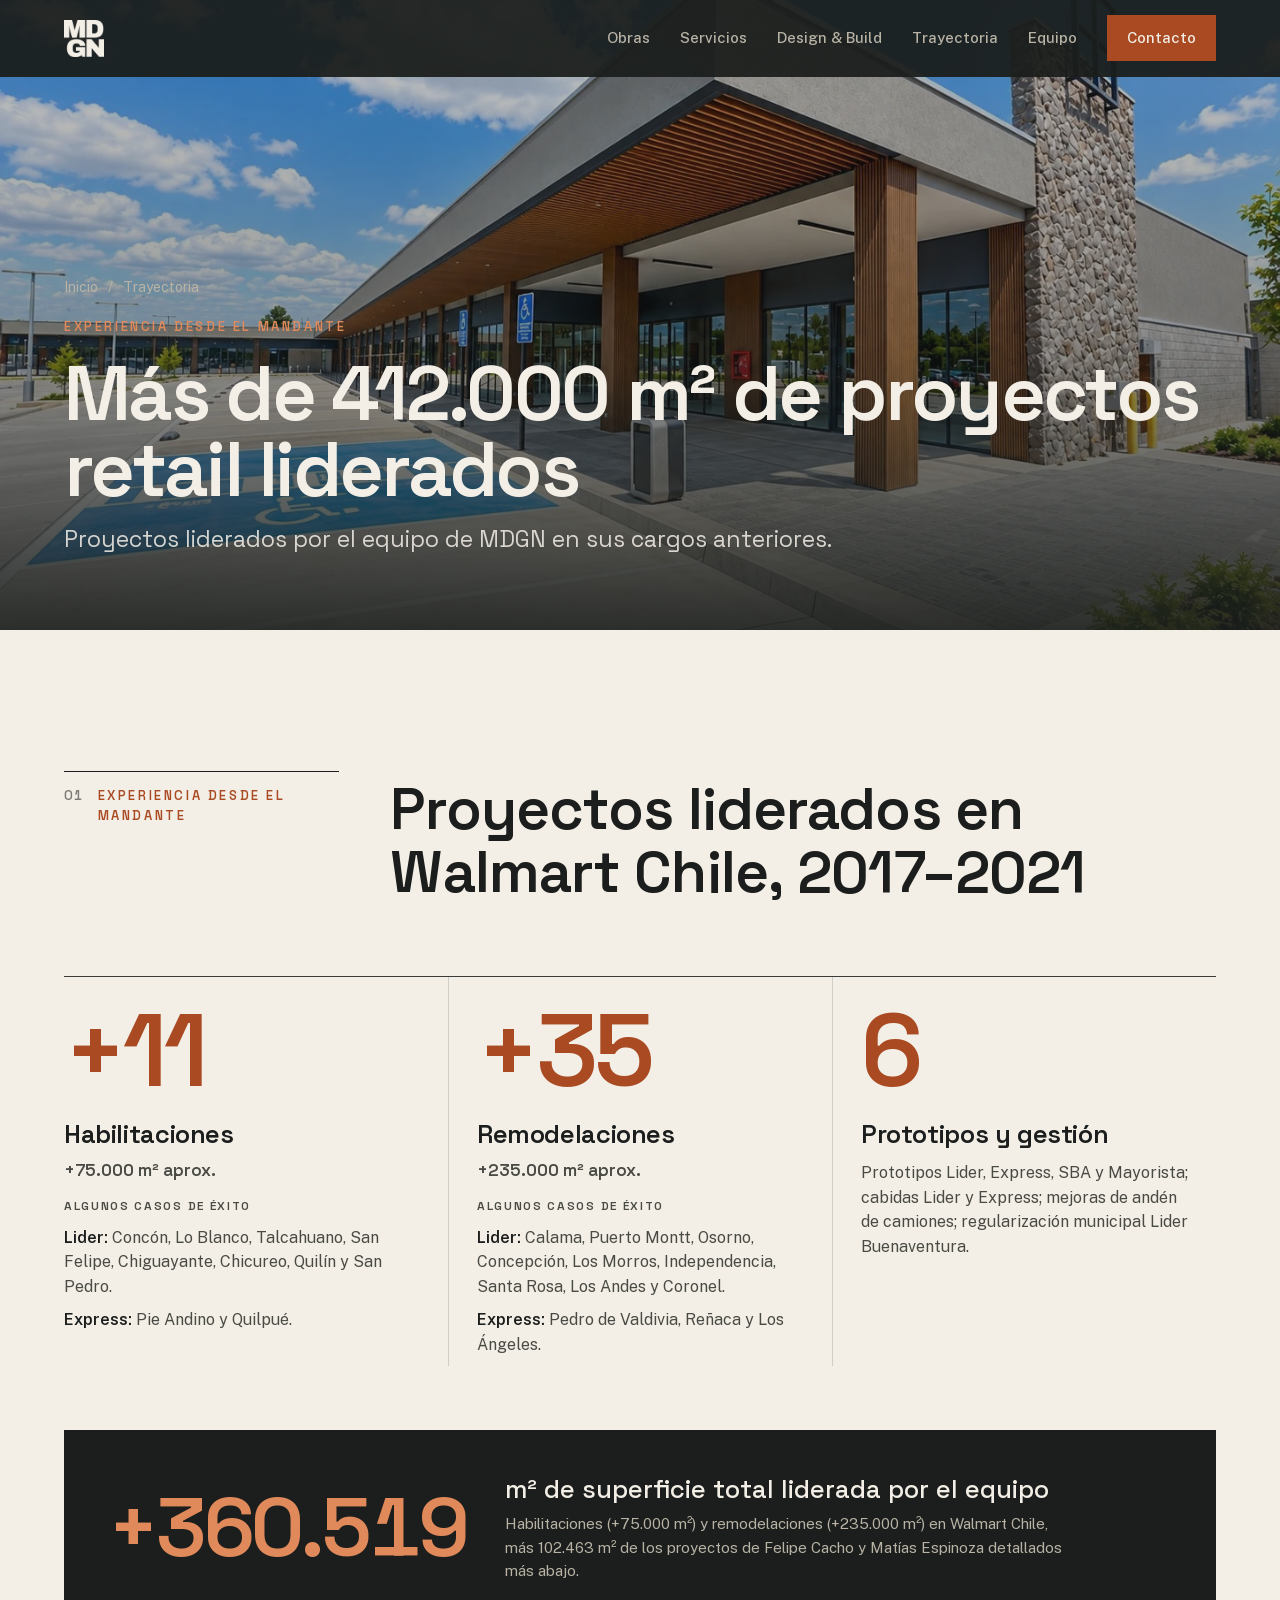
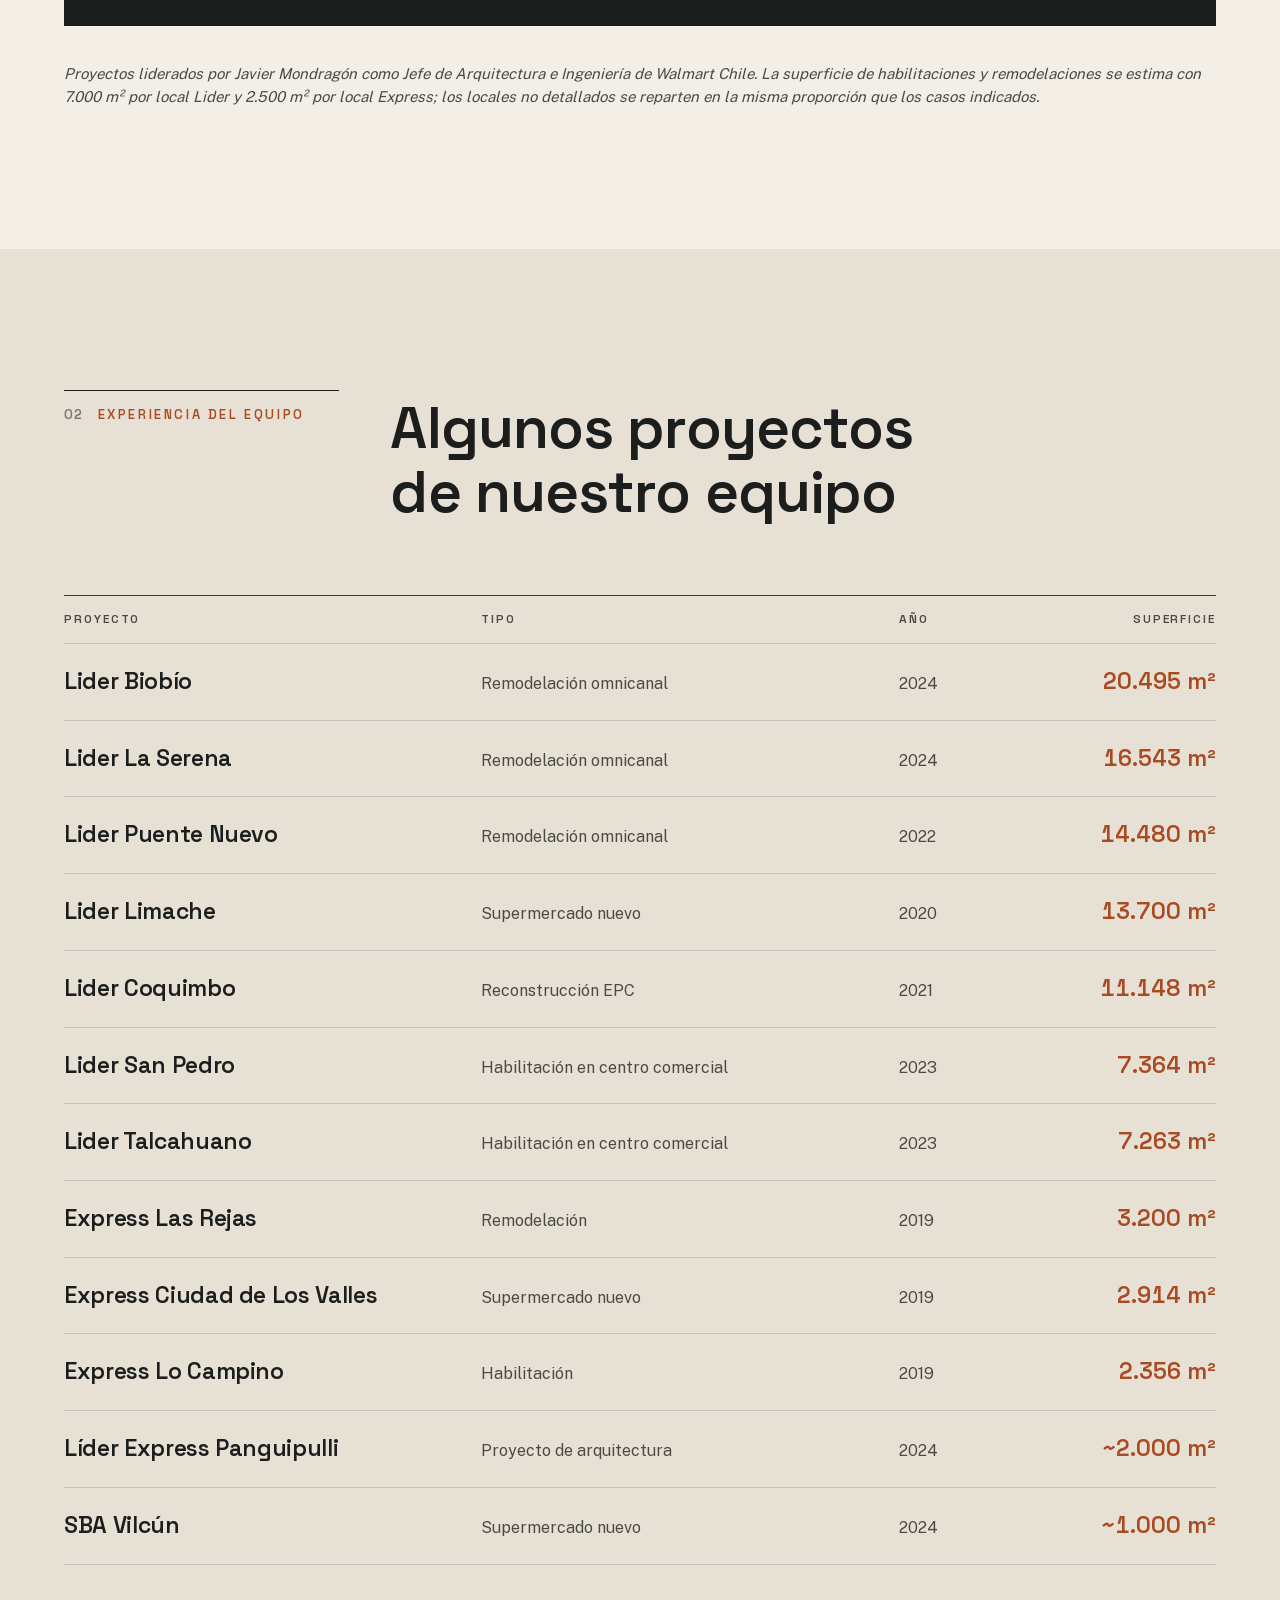
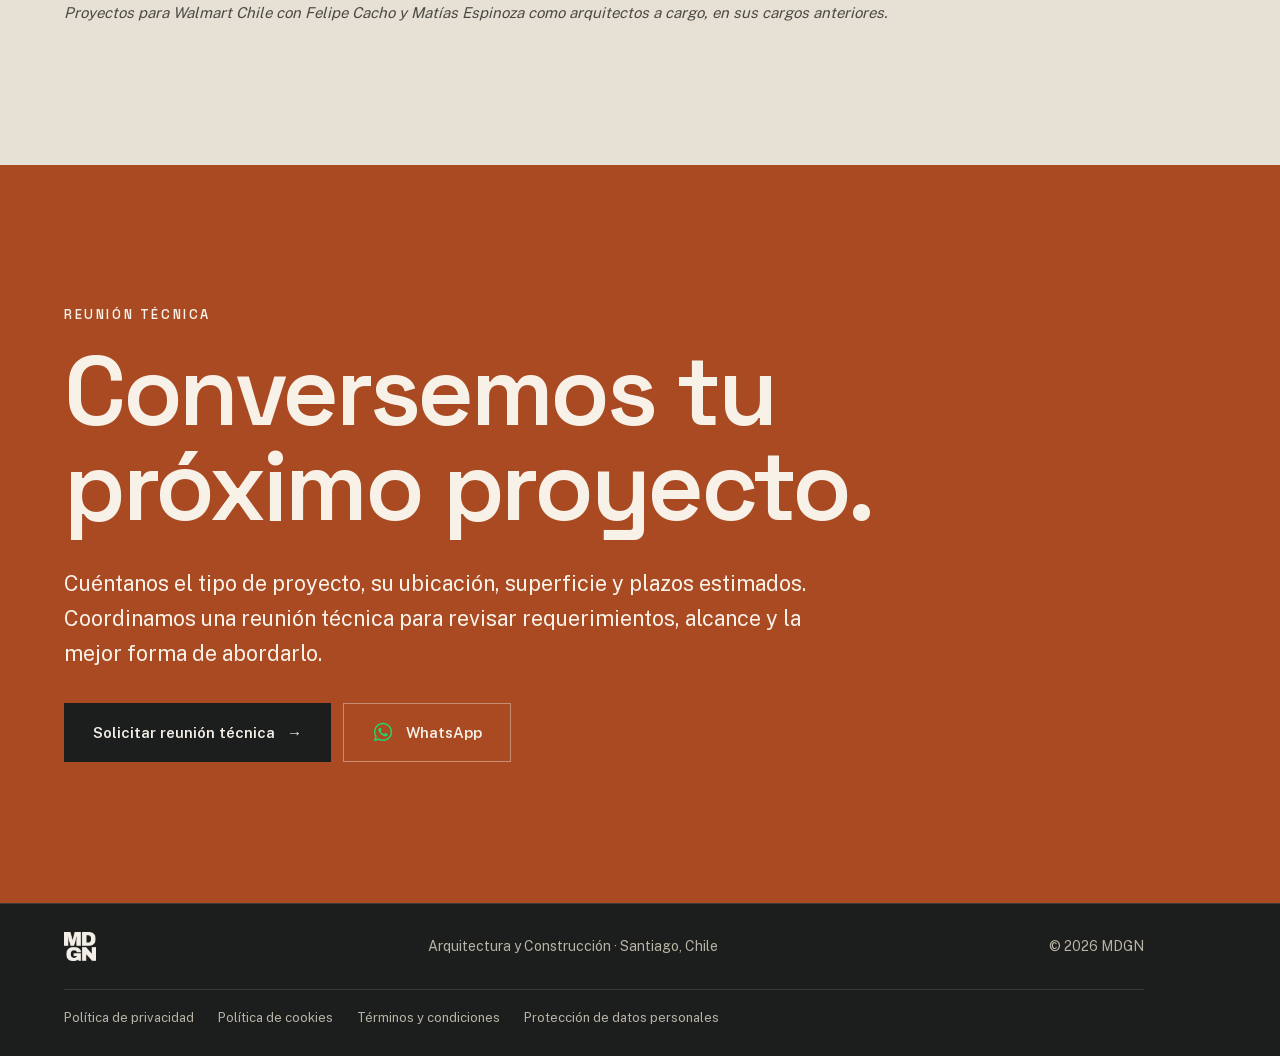
<file: trayectoria/index.html>
<!doctype html>
<html lang="es-CL">
<head>
  <meta charset="utf-8">
  <meta name="viewport" content="width=device-width, initial-scale=1">
  <meta http-equiv="Content-Security-Policy" content="default-src 'self'; script-src 'self'; style-src 'self' 'unsafe-inline'; img-src 'self' data:; font-src 'self'; connect-src 'self'; media-src 'self'; object-src 'none'; base-uri 'self'; form-action 'self'; upgrade-insecure-requests">
  <meta name="referrer" content="strict-origin-when-cross-origin">
  <title>Trayectoria del equipo en arquitectura retail · MDGN</title>
  <meta name="description" content="Experiencia del equipo de MDGN desde el mandante: habilitaciones, remodelaciones y prototipos liderados en Walmart Chile entre 2017 y 2021, y proyectos de supermercados del equipo.">
  <link rel="canonical" href="https://www.mdgn.cl/trayectoria/">
  <meta property="og:site_name" content="MDGN Arquitectura y Construcción">
  <meta property="og:locale" content="es_CL">
  <meta property="og:type" content="website">
  <meta property="og:title" content="Trayectoria del equipo en arquitectura retail · MDGN">
  <meta property="og:description" content="Experiencia del equipo de MDGN desde el mandante: habilitaciones, remodelaciones y prototipos liderados en Walmart Chile entre 2017 y 2021, y proyectos de supermercados del equipo.">
  <meta property="og:url" content="https://www.mdgn.cl/trayectoria/">
  <meta property="og:image" content="https://www.mdgn.cl/assets/especialidades/strip-centers.jpg">
  <meta name="twitter:card" content="summary_large_image">
  <meta name="theme-color" content="#1b1e1c">
  <link rel="icon" type="image/png" href="../assets/favicon.png">
  <link rel="apple-touch-icon" href="../assets/apple-touch-icon.png">
  <link rel="stylesheet" href="../assets/fonts/fonts.css?v=20261070">
  <link rel="stylesheet" href="../styles.css?v=20261070">
  <script src="../init.js?v=20261070"></script>
  <script defer src="../lib/lenis.min.js?v=20261070"></script>
  <script defer src="../main.js?v=20261070"></script>
  <script type="application/ld+json">
[
  {
    "@context": "https://schema.org",
    "@type": "WebPage",
    "name": "Trayectoria",
    "url": "https://www.mdgn.cl/trayectoria/",
    "description": "Experiencia del equipo de MDGN desde el mandante: habilitaciones, remodelaciones y prototipos liderados en Walmart Chile entre 2017 y 2021, y proyectos de supermercados del equipo.",
    "isPartOf": { "@type": "WebSite", "name": "MDGN Arquitectura y Construcción", "url": "https://www.mdgn.cl/" }
  },
  {
    "@context": "https://schema.org",
    "@type": "BreadcrumbList",
    "itemListElement": [
      { "@type": "ListItem", "position": 1, "name": "Inicio", "item": "https://www.mdgn.cl/" },
      { "@type": "ListItem", "position": 2, "name": "Trayectoria", "item": "https://www.mdgn.cl/trayectoria/" }
    ]
  }
]
  </script>
</head>
<body class="sub-page">
  <a class="skip" href="#contenido">Saltar al contenido</a>
  <div class="progress" aria-hidden="true"></div>
  <div class="cursor" aria-hidden="true"><span class="cursor-label">Ver</span></div>

  <header class="site-header is-scrolled" data-header>
    <div class="wrap header-inner">
      <a href="../" class="brand" aria-label="MDGN, ir al inicio">
        <img src="../assets/logo-brochure.png" alt="MDGN" width="40" height="37">
      </a>
      <button class="nav-toggle" aria-expanded="false" aria-controls="nav" aria-label="Abrir menú">
        <span></span><span></span>
      </button>
      <nav id="nav" class="nav" aria-label="Principal">
        <a href="../#obras">Obras</a>
        <a href="../servicios/">Servicios</a>
        <a href="../design-build/">Design &amp; Build</a>
        <a href="../trayectoria/">Trayectoria</a>
        <a href="../equipo/">Equipo</a>
        <a href="../#contacto" class="nav-cta">Contacto</a>
      </nav>
    </div>
  </header>

  <main id="contenido">
    <section class="obra-hero">
      <div class="obra-hero-bg"><img src="../assets/especialidades/strip-centers.jpg" alt="Strip center con galería techada y estacionamientos" fetchpriority="high"></div>
      <div class="wrap obra-hero-body">
        <nav class="crumbs hero-in" aria-label="Ruta"><a href="../">Inicio</a><span aria-hidden="true">/</span><span>Trayectoria</span></nav>
        <p class="eyebrow accent-light hero-in" style="--d:.1s">Experiencia desde el mandante</p>
        <h1 data-split data-split-now>Más de 412.000 m² de proyectos retail liderados</h1>
        <p class="obra-hero-sub hero-in" style="--d:.4s">Proyectos liderados por el equipo de MDGN en sus cargos anteriores.</p>
      </div>
    </section>

    <!-- Trayectoria Walmart -->
    <section id="trayectoria" class="section cream">
      <div class="wrap">
        <div class="sec-grid">
          <div class="sec-label" data-reveal><span class="sec-num">01</span><p class="eyebrow">Experiencia desde el mandante</p></div>
          <h2 class="h2" data-split>Proyectos liderados en Walmart Chile, 2017–2021</h2>
        </div>
        <div class="cols3 big-cols">
          <div data-reveal><strong class="big" data-count="12" data-prefix="+">+12</strong><h3>Habilitaciones</h3><p class="big-m2">+75.000 m² aprox.</p><p class="cases-label">Algunos casos de éxito</p><p class="cases"><strong>Lider:</strong> Concón, Lo Blanco, Talcahuano, San Felipe, Chiguayante, Chicureo, Quilín y San Pedro.</p><p class="cases"><strong>Express:</strong> Pie Andino y Quilpué.</p></div>
          <div data-reveal style="--d:.08s"><strong class="big" data-count="40" data-prefix="+">+40</strong><h3>Remodelaciones</h3><p class="big-m2">+235.000 m² aprox.</p><p class="cases-label">Algunos casos de éxito</p><p class="cases"><strong>Lider:</strong> Calama, Puerto Montt, Osorno, Concepción, Los Morros, Independencia, Santa Rosa, Los Andes y Coronel.</p><p class="cases"><strong>Express:</strong> Pedro de Valdivia, Reñaca y Los Ángeles.</p></div>
          <div data-reveal style="--d:.16s"><strong class="big" data-count="7">7</strong><h3>Prototipos y gestión</h3><p>Prototipos Lider, Express, SBA y Mayorista; cabidas Lider y Express; mejoras de andén de camiones; regularización municipal Lider Buenaventura.</p></div>
        </div>
        <div class="total-m2" data-reveal>
          <strong data-count="412000" data-prefix="+">+412.000</strong>
          <div>
            <p class="total-m2-label">m² de superficie total liderada por el equipo</p>
            <p class="total-m2-detail">Habilitaciones (+75.000 m²) y remodelaciones (+235.000 m²) en Walmart Chile, más 102.463 m² de los proyectos de Felipe Cacho y Matías Espinoza detallados más abajo.</p>
          </div>
        </div>
        <p class="note" data-reveal>Proyectos liderados por Javier Mondragón como Jefe de Arquitectura e Ingeniería de Walmart Chile. La superficie de habilitaciones y remodelaciones se estima con 7.000 m² por local Lider y 2.500 m² por local Express; los locales no detallados se reparten en la misma proporción que los casos indicados.</p>
      </div>
    </section>

    <!-- Proyectos del equipo -->
    <section class="section sand">
      <div class="wrap">
        <div class="sec-grid">
          <div class="sec-label" data-reveal><span class="sec-num">02</span><p class="eyebrow">Experiencia del equipo</p></div>
          <h2 class="h2" data-split>Algunos proyectos de nuestro equipo</h2>
        </div>
        <div class="ledger" role="table" aria-label="Proyectos del equipo">
          <div class="ledger-row ledger-head" role="row"><span role="columnheader">Proyecto</span><span role="columnheader">Tipo</span><span role="columnheader">Año</span><span role="columnheader">Superficie</span></div>
          <div class="ledger-row" role="row" data-reveal><h3 role="cell">Lider Biobío</h3><span role="cell">Remodelación omnicanal</span><span role="cell">2024</span><strong role="cell">20.495 m²</strong></div>
          <div class="ledger-row" role="row" data-reveal><h3 role="cell">Lider La Serena</h3><span role="cell">Remodelación omnicanal</span><span role="cell">2024</span><strong role="cell">16.543 m²</strong></div>
          <div class="ledger-row" role="row" data-reveal><h3 role="cell">Lider Puente Nuevo</h3><span role="cell">Remodelación omnicanal</span><span role="cell">2022</span><strong role="cell">14.480 m²</strong></div>
          <div class="ledger-row" role="row" data-reveal><h3 role="cell">Lider Limache</h3><span role="cell">Supermercado nuevo</span><span role="cell">2020</span><strong role="cell">13.700 m²</strong></div>
          <div class="ledger-row" role="row" data-reveal><h3 role="cell">Lider Coquimbo</h3><span role="cell">Reconstrucción EPC</span><span role="cell">2021</span><strong role="cell">11.148 m²</strong></div>
          <div class="ledger-row" role="row" data-reveal><h3 role="cell">Lider San Pedro</h3><span role="cell">Habilitación en centro comercial</span><span role="cell">2023</span><strong role="cell">7.364 m²</strong></div>
          <div class="ledger-row" role="row" data-reveal><h3 role="cell">Lider Talcahuano</h3><span role="cell">Habilitación en centro comercial</span><span role="cell">2023</span><strong role="cell">7.263 m²</strong></div>
          <div class="ledger-row" role="row" data-reveal><h3 role="cell">Express Las Rejas</h3><span role="cell">Remodelación</span><span role="cell">2019</span><strong role="cell">3.200 m²</strong></div>
          <div class="ledger-row" role="row" data-reveal><h3 role="cell">Express Ciudad de Los Valles</h3><span role="cell">Supermercado nuevo</span><span role="cell">2019</span><strong role="cell">2.914 m²</strong></div>
          <div class="ledger-row" role="row" data-reveal><h3 role="cell">Express Lo Campino</h3><span role="cell">Habilitación</span><span role="cell">2019</span><strong role="cell">2.356 m²</strong></div>
          <div class="ledger-row" role="row" data-reveal><h3 role="cell">Líder Express Panguipulli</h3><span role="cell">Proyecto de arquitectura</span><span role="cell">2024</span><strong role="cell">~2.000 m²</strong></div>
          <div class="ledger-row" role="row" data-reveal><h3 role="cell">SBA Vilcún</h3><span role="cell">Supermercado nuevo</span><span role="cell">2024</span><strong role="cell">~1.000 m²</strong></div>
        </div>
        <p class="note" data-reveal>Proyectos para Walmart Chile con Felipe Cacho y Matías Espinoza como arquitectos a cargo, en sus cargos anteriores.</p>
      </div>
    </section>

    <section class="section terracotta obra-cta">
      <div class="wrap">
        <p class="eyebrow on-accent" data-reveal>Reunión técnica</p>
        <h2 class="display" data-split>Conversemos tu próximo proyecto.</h2>
        <p class="body-lg narrow" data-reveal>Cuéntanos el tipo de proyecto, su ubicación, superficie y plazos estimados. Coordinamos una reunión técnica para revisar requerimientos, alcance y la mejor forma de abordarlo.</p>
        <div class="actions" data-reveal>
          <a class="btn btn-dark" href="mailto:javier.mondragon@mdgn.cl?subject=Solicitud%20de%20reuni%C3%B3n%20t%C3%A9cnica&amp;body=Hola%2C%20me%20gustar%C3%ADa%20coordinar%20una%20reuni%C3%B3n%20t%C3%A9cnica%20con%20MDGN.%0A%0AEmpresa%3A%0ACargo%3A%0ATipo%20de%20proyecto%20%28habilitaci%C3%B3n%2C%20remodelaci%C3%B3n%2C%20ampliaci%C3%B3n%20u%20obra%20nueva%29%3A%0AUbicaci%C3%B3n%3A%0ASuperficie%20aproximada%20%28m%C2%B2%29%3A%0APlazo%20estimado%3A%0A%0AComentarios%3A%0A">Solicitar reunión técnica <span class="arrow" aria-hidden="true">→</span></a>
          <a class="btn btn-ghost-light" href="https://wa.me/56971392003?text=Hola%2C%20les%20escribo%20desde%20mdgn.cl.%20Me%20gustar%C3%ADa%20conversar%20sobre%20un%20proyecto." target="_blank" rel="noopener"><svg class="wa-icon" viewBox="0 0 24 24" width="22" height="22" aria-hidden="true" focusable="false"><path fill="currentColor" d="M12.04 2C6.58 2 2.13 6.45 2.13 11.91c0 1.75.46 3.45 1.32 4.95L2.05 22l5.25-1.38a9.9 9.9 0 0 0 4.74 1.21h.01c5.46 0 9.91-4.45 9.91-9.91 0-2.65-1.03-5.14-2.9-7.01A9.82 9.82 0 0 0 12.04 2Zm0 18.15h-.01a8.23 8.23 0 0 1-4.19-1.15l-.3-.18-3.12.82.83-3.04-.2-.31a8.21 8.21 0 0 1-1.26-4.38c0-4.54 3.7-8.24 8.25-8.24 2.2 0 4.27.86 5.83 2.42a8.18 8.18 0 0 1 2.41 5.83c0 4.54-3.7 8.23-8.24 8.23Zm4.52-6.16c-.25-.12-1.47-.72-1.69-.81-.23-.08-.39-.12-.56.12-.17.25-.64.81-.78.97-.14.17-.29.19-.54.06-.25-.12-1.05-.39-1.99-1.23-.74-.66-1.23-1.47-1.38-1.72-.14-.25-.02-.38.11-.51.11-.11.25-.29.37-.43.12-.14.17-.25.25-.41.08-.17.04-.31-.02-.43-.06-.12-.56-1.34-.76-1.84-.2-.48-.41-.42-.56-.43h-.48c-.17 0-.43.06-.66.31-.23.25-.86.85-.86 2.07 0 1.22.89 2.4 1.01 2.56.12.17 1.75 2.67 4.23 3.74.59.26 1.05.41 1.41.52.59.19 1.13.16 1.56.1.48-.07 1.47-.6 1.67-1.18.21-.58.21-1.07.14-1.18-.06-.1-.22-.16-.47-.28Z"/></svg> WhatsApp</a>
        </div>
      </div>
    </section>
  </main>

  <a class="wa-float" href="https://wa.me/56971392003?text=Hola%2C%20les%20escribo%20desde%20mdgn.cl.%20Me%20gustar%C3%ADa%20conversar%20sobre%20un%20proyecto." target="_blank" rel="noopener" aria-label="Escribir por WhatsApp a MDGN"><svg viewBox="0 0 24 24" width="22" height="22" aria-hidden="true" focusable="false"><path fill="currentColor" d="M12.04 2C6.58 2 2.13 6.45 2.13 11.91c0 1.75.46 3.45 1.32 4.95L2.05 22l5.25-1.38a9.9 9.9 0 0 0 4.74 1.21h.01c5.46 0 9.91-4.45 9.91-9.91 0-2.65-1.03-5.14-2.9-7.01A9.82 9.82 0 0 0 12.04 2Zm0 18.15h-.01a8.23 8.23 0 0 1-4.19-1.15l-.3-.18-3.12.82.83-3.04-.2-.31a8.21 8.21 0 0 1-1.26-4.38c0-4.54 3.7-8.24 8.25-8.24 2.2 0 4.27.86 5.83 2.42a8.18 8.18 0 0 1 2.41 5.83c0 4.54-3.7 8.23-8.24 8.23Zm4.52-6.16c-.25-.12-1.47-.72-1.69-.81-.23-.08-.39-.12-.56.12-.17.25-.64.81-.78.97-.14.17-.29.19-.54.06-.25-.12-1.05-.39-1.99-1.23-.74-.66-1.23-1.47-1.38-1.72-.14-.25-.02-.38.11-.51.11-.11.25-.29.37-.43.12-.14.17-.25.25-.41.08-.17.04-.31-.02-.43-.06-.12-.56-1.34-.76-1.84-.2-.48-.41-.42-.56-.43h-.48c-.17 0-.43.06-.66.31-.23.25-.86.85-.86 2.07 0 1.22.89 2.4 1.01 2.56.12.17 1.75 2.67 4.23 3.74.59.26 1.05.41 1.41.52.59.19 1.13.16 1.56.1.48-.07 1.47-.6 1.67-1.18.21-.58.21-1.07.14-1.18-.06-.1-.22-.16-.47-.28Z"/></svg><span class="wa-float-label">Escríbenos</span></a>

  <footer class="site-footer">
    <div class="wrap footer-inner">
      <img src="../assets/logo-brochure.png" alt="MDGN" width="32" height="30">
      <span>Arquitectura y Construcción · Santiago, Chile</span>
      <span>© 2026 MDGN</span>
    </div>
    <div class="wrap footer-legal">
      <nav aria-label="Información legal"><a href="../privacidad.html">Política de privacidad</a><a href="../cookies.html">Política de cookies</a><a href="../terminos.html">Términos y condiciones</a><a href="../datos-personales.html">Protección de datos personales</a></nav>
    </div>
  </footer>
</body>
</html>
</file>
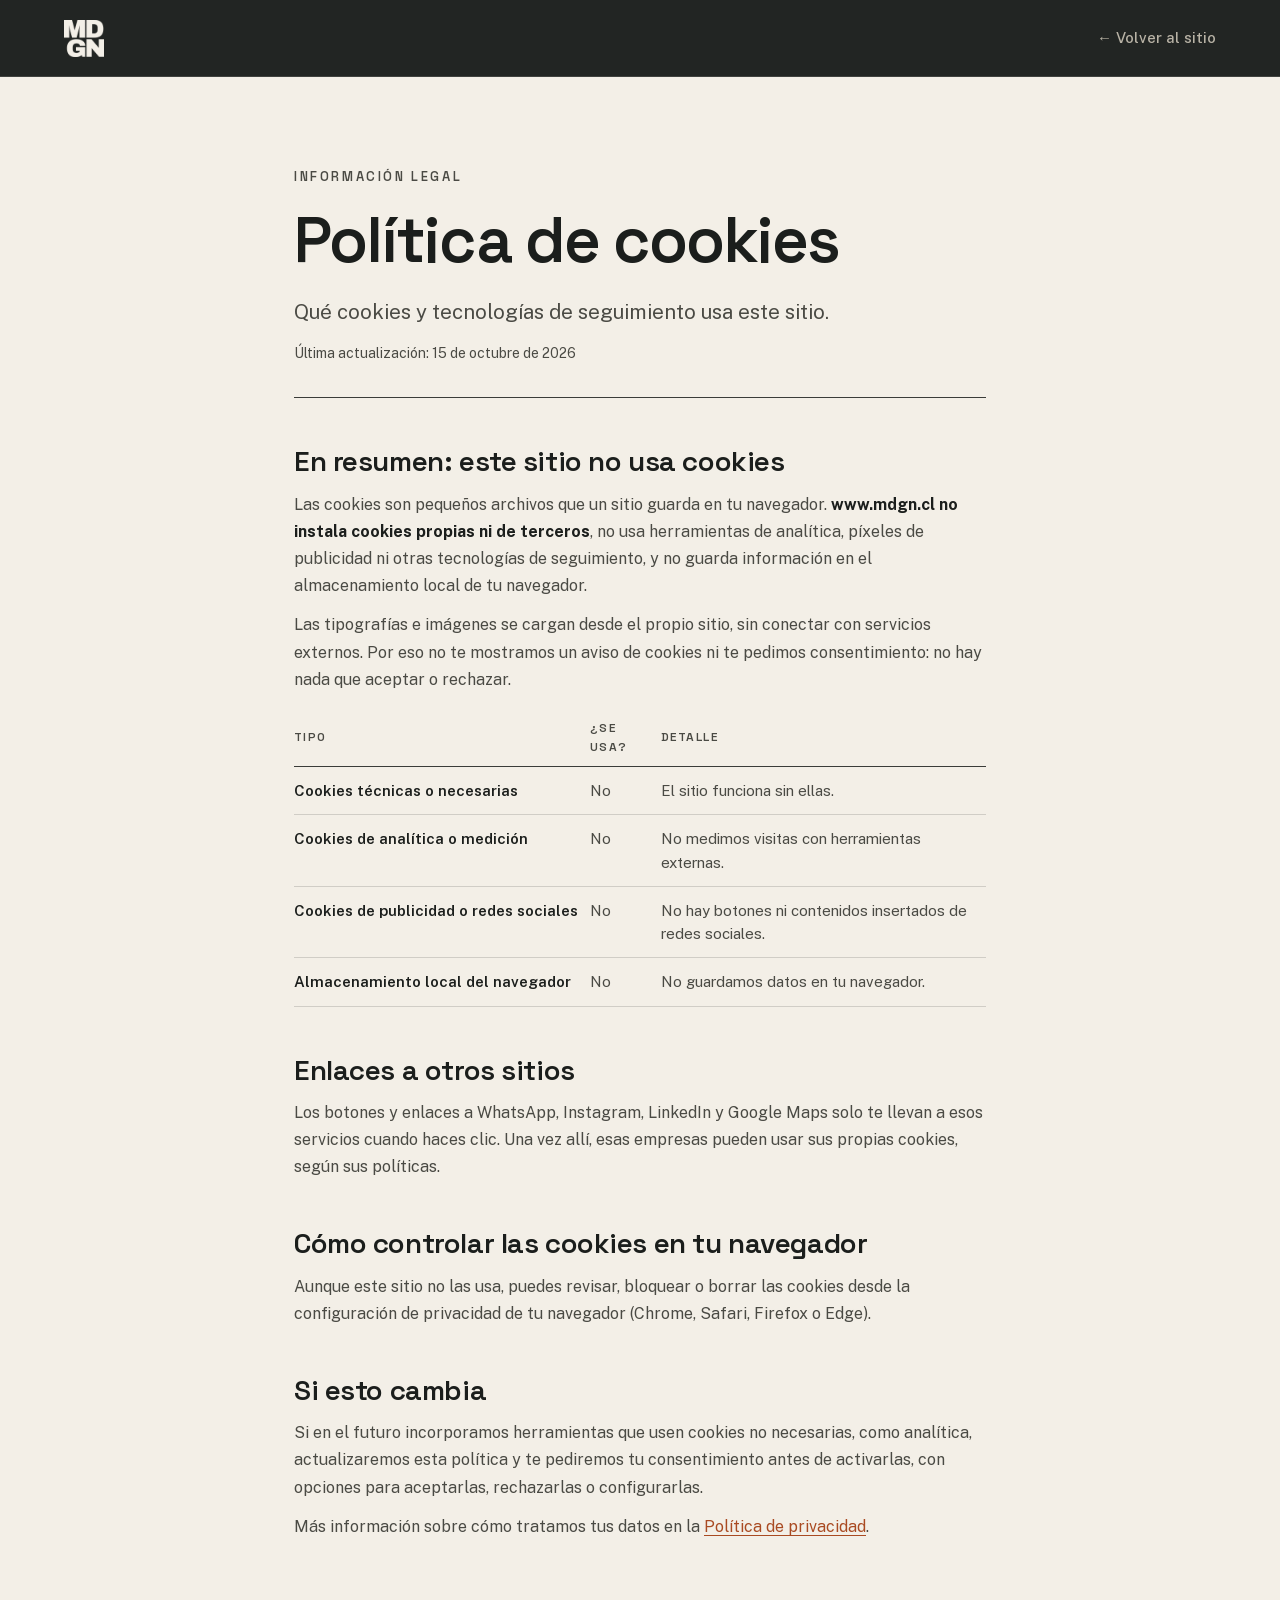
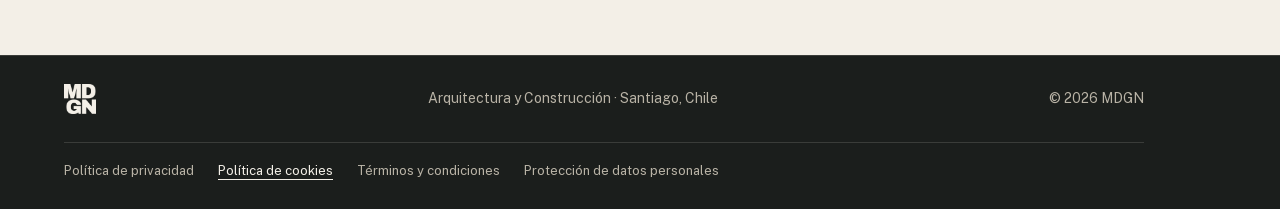
<file: cookies.html>
<!doctype html>
<html lang="es-CL">
<head>
  <meta charset="utf-8">
  <meta name="viewport" content="width=device-width, initial-scale=1">
  <meta http-equiv="Content-Security-Policy" content="default-src 'self'; script-src 'self'; style-src 'self' 'unsafe-inline'; img-src 'self' data:; font-src 'self'; connect-src 'self'; media-src 'self'; object-src 'none'; base-uri 'self'; form-action 'self'; upgrade-insecure-requests">
  <meta name="referrer" content="strict-origin-when-cross-origin">
  <link rel="canonical" href="https://www.mdgn.cl/cookies.html">
  <title>Política de cookies · MDGN</title>
  <meta name="description" content="Política de cookies de www.mdgn.cl: el sitio no usa cookies ni tecnologías de seguimiento.">
  <meta name="theme-color" content="#1b1e1c">
  <link rel="icon" type="image/png" href="assets/favicon.png">
  <link rel="apple-touch-icon" href="assets/apple-touch-icon.png">
  <link rel="stylesheet" href="assets/fonts/fonts.css?v=20261070">
  <link rel="stylesheet" href="styles.css?v=20261070">
</head>
<body class="legal-page">
  <a class="skip" href="#contenido">Saltar al contenido</a>

  <header class="site-header is-scrolled">
    <div class="wrap header-inner">
      <a href="index.html" class="brand" aria-label="MDGN, ir al inicio">
        <img src="assets/logo-brochure.png" alt="MDGN" width="40" height="37">
      </a>
      <a class="legal-back" href="index.html"><span aria-hidden="true">←</span> Volver al sitio</a>
    </div>
  </header>

  <main id="contenido" class="legal-main">
    <article class="wrap legal">
      <p class="eyebrow">Información legal</p>
      <h1>Política de cookies</h1>
      <p class="legal-lead">Qué cookies y tecnologías de seguimiento usa este sitio.</p>
      <p class="legal-updated">Última actualización: 15 de octubre de 2026</p>

      <h2>En resumen: este sitio no usa cookies</h2>
      <p>Las cookies son pequeños archivos que un sitio guarda en tu navegador. <strong>www.mdgn.cl no instala cookies propias ni de terceros</strong>, no usa herramientas de analítica, píxeles de publicidad ni otras tecnologías de seguimiento, y no guarda información en el almacenamiento local de tu navegador.</p>
      <p>Las tipografías e imágenes se cargan desde el propio sitio, sin conectar con servicios externos. Por eso no te mostramos un aviso de cookies ni te pedimos consentimiento: no hay nada que aceptar o rechazar.</p>

      <div class="legal-table" role="region" aria-label="Tecnologías usadas" tabindex="0">
        <table>
          <thead><tr><th>Tipo</th><th>¿Se usa?</th><th>Detalle</th></tr></thead>
          <tbody>
            <tr><td>Cookies técnicas o necesarias</td><td>No</td><td>El sitio funciona sin ellas.</td></tr>
            <tr><td>Cookies de analítica o medición</td><td>No</td><td>No medimos visitas con herramientas externas.</td></tr>
            <tr><td>Cookies de publicidad o redes sociales</td><td>No</td><td>No hay botones ni contenidos insertados de redes sociales.</td></tr>
            <tr><td>Almacenamiento local del navegador</td><td>No</td><td>No guardamos datos en tu navegador.</td></tr>
          </tbody>
        </table>
      </div>

      <h2>Enlaces a otros sitios</h2>
      <p>Los botones y enlaces a WhatsApp, Instagram, LinkedIn y Google Maps solo te llevan a esos servicios cuando haces clic. Una vez allí, esas empresas pueden usar sus propias cookies, según sus políticas.</p>

      <h2>Cómo controlar las cookies en tu navegador</h2>
      <p>Aunque este sitio no las usa, puedes revisar, bloquear o borrar las cookies desde la configuración de privacidad de tu navegador (Chrome, Safari, Firefox o Edge).</p>

      <h2>Si esto cambia</h2>
      <p>Si en el futuro incorporamos herramientas que usen cookies no necesarias, como analítica, actualizaremos esta política y te pediremos tu consentimiento antes de activarlas, con opciones para aceptarlas, rechazarlas o configurarlas.</p>
      <p>Más información sobre cómo tratamos tus datos en la <a href="privacidad.html">Política de privacidad</a>.</p>

    </article>
  </main>

  <footer class="site-footer">
    <div class="wrap footer-inner">
      <img src="assets/logo-brochure.png" alt="MDGN" width="32" height="30">
      <span>Arquitectura y Construcción · Santiago, Chile</span>
      <span>© 2026 MDGN</span>
    </div>
    <div class="wrap footer-legal">
      <nav aria-label="Información legal"><a href="privacidad.html">Política de privacidad</a><a href="cookies.html" aria-current="page">Política de cookies</a><a href="terminos.html">Términos y condiciones</a><a href="datos-personales.html">Protección de datos personales</a></nav>
    </div>
  </footer>
</body>
</html>
</file>
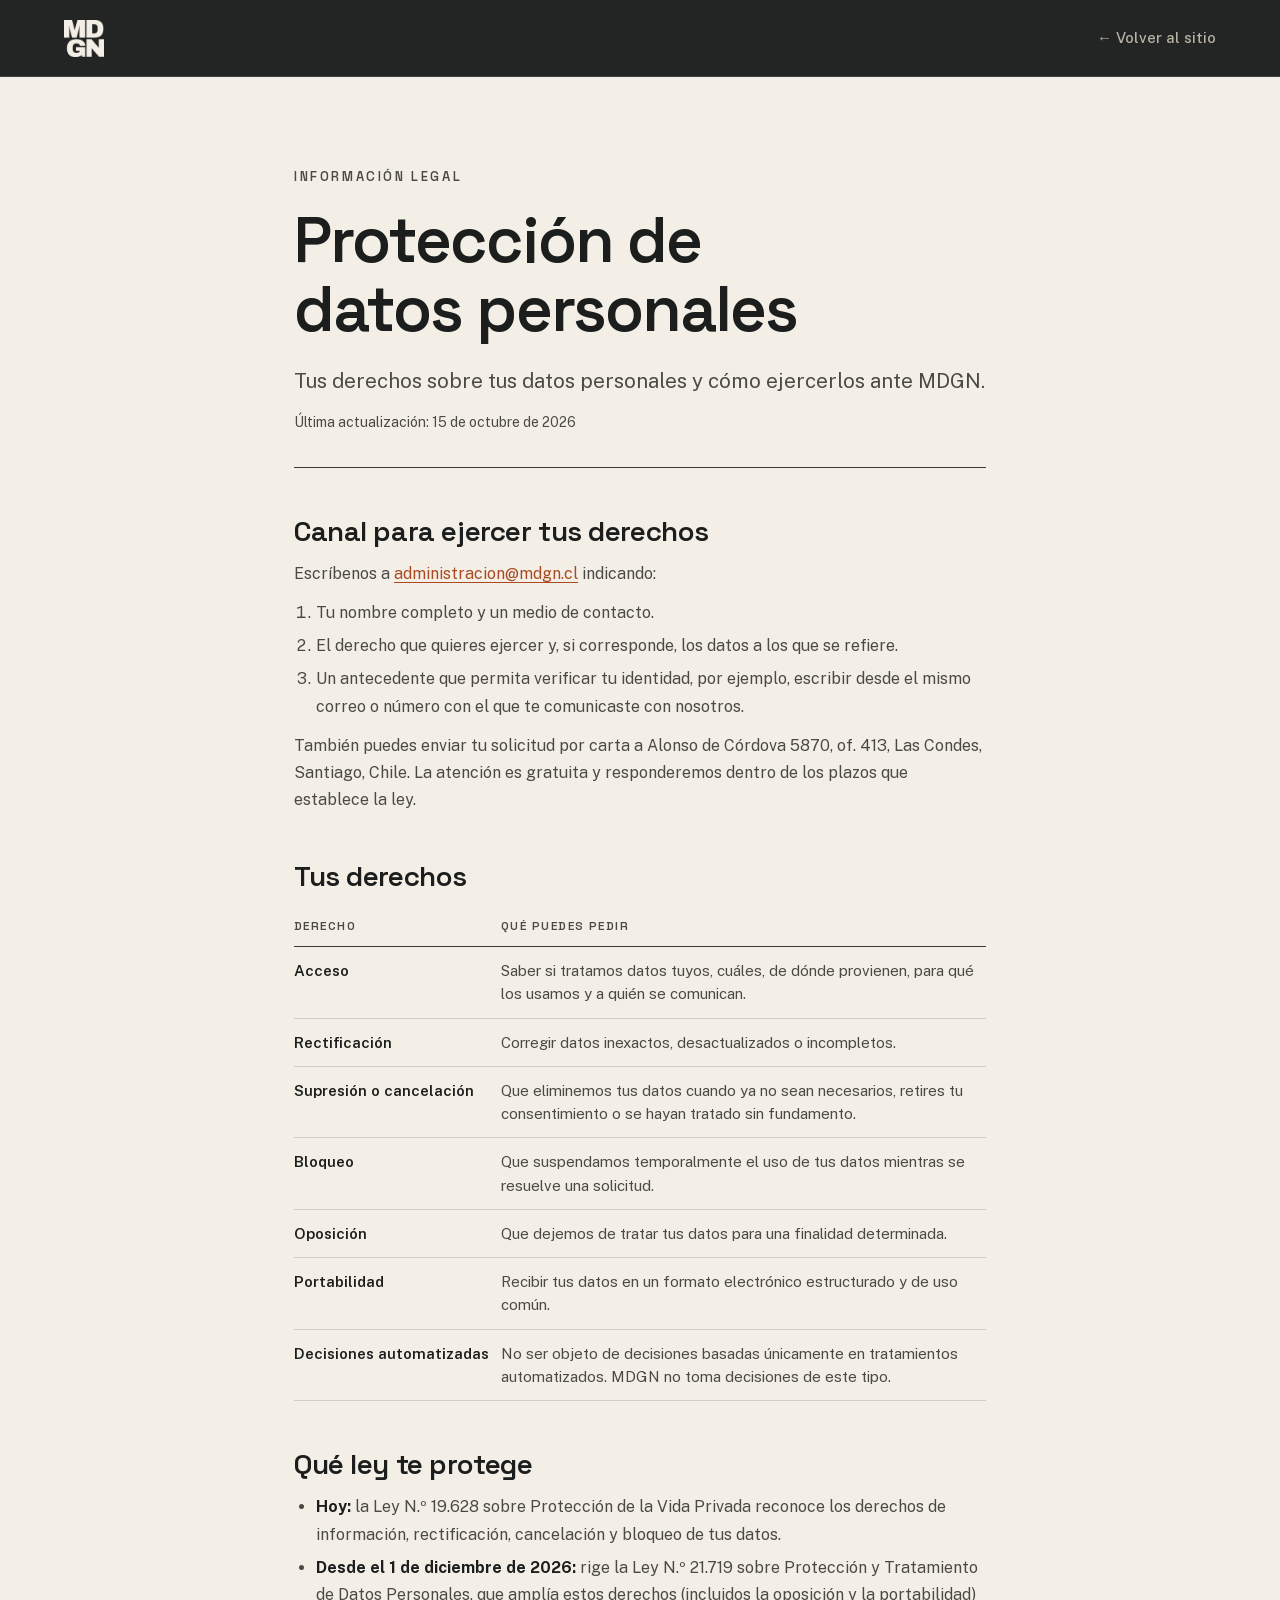
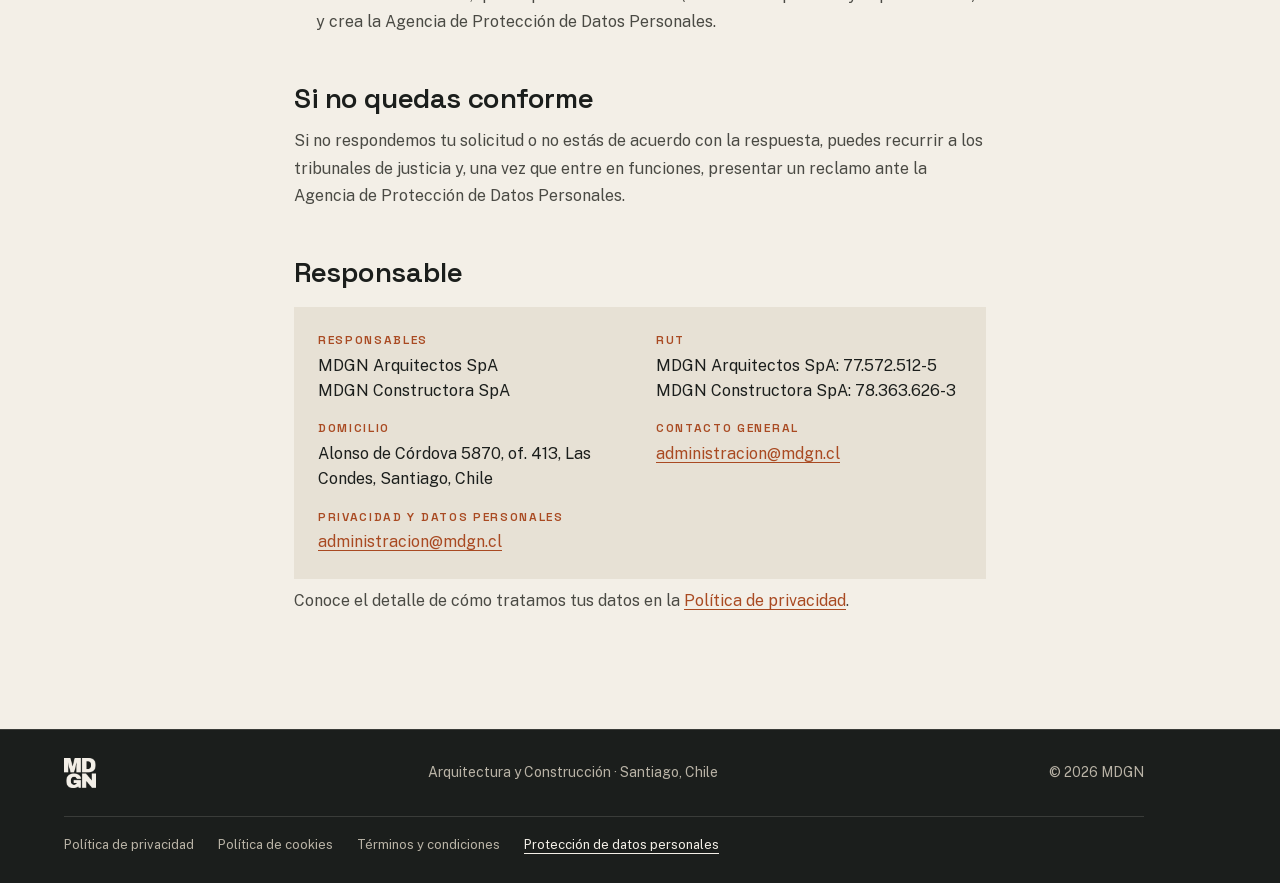
<file: datos-personales.html>
<!doctype html>
<html lang="es-CL">
<head>
  <meta charset="utf-8">
  <meta name="viewport" content="width=device-width, initial-scale=1">
  <meta http-equiv="Content-Security-Policy" content="default-src 'self'; script-src 'self'; style-src 'self' 'unsafe-inline'; img-src 'self' data:; font-src 'self'; connect-src 'self'; media-src 'self'; object-src 'none'; base-uri 'self'; form-action 'self'; upgrade-insecure-requests">
  <meta name="referrer" content="strict-origin-when-cross-origin">
  <link rel="canonical" href="https://www.mdgn.cl/datos-personales.html">
  <title>Protección de datos personales · MDGN</title>
  <meta name="description" content="Derechos sobre tus datos personales y canal para ejercerlos ante MDGN Arquitectura y Construcción.">
  <meta name="theme-color" content="#1b1e1c">
  <link rel="icon" type="image/png" href="assets/favicon.png">
  <link rel="apple-touch-icon" href="assets/apple-touch-icon.png">
  <link rel="stylesheet" href="assets/fonts/fonts.css?v=20261070">
  <link rel="stylesheet" href="styles.css?v=20261070">
</head>
<body class="legal-page">
  <a class="skip" href="#contenido">Saltar al contenido</a>

  <header class="site-header is-scrolled">
    <div class="wrap header-inner">
      <a href="index.html" class="brand" aria-label="MDGN, ir al inicio">
        <img src="assets/logo-brochure.png" alt="MDGN" width="40" height="37">
      </a>
      <a class="legal-back" href="index.html"><span aria-hidden="true">←</span> Volver al sitio</a>
    </div>
  </header>

  <main id="contenido" class="legal-main">
    <article class="wrap legal">
      <p class="eyebrow">Información legal</p>
      <h1>Protección de datos personales</h1>
      <p class="legal-lead">Tus derechos sobre tus datos personales y cómo ejercerlos ante MDGN.</p>
      <p class="legal-updated">Última actualización: 15 de octubre de 2026</p>

      <h2>Canal para ejercer tus derechos</h2>
      <p>Escríbenos a <a href="mailto:administracion@mdgn.cl">administracion@mdgn.cl</a> indicando:</p>
      <ol>
        <li>Tu nombre completo y un medio de contacto.</li>
        <li>El derecho que quieres ejercer y, si corresponde, los datos a los que se refiere.</li>
        <li>Un antecedente que permita verificar tu identidad, por ejemplo, escribir desde el mismo correo o número con el que te comunicaste con nosotros.</li>
      </ol>
      <p>También puedes enviar tu solicitud por carta a Alonso de Córdova 5870, of. 413, Las Condes, Santiago, Chile. La atención es gratuita y responderemos dentro de los plazos que establece la ley.</p>

      <h2>Tus derechos</h2>
      <div class="legal-table" role="region" aria-label="Derechos de los titulares" tabindex="0">
        <table>
          <thead><tr><th>Derecho</th><th>Qué puedes pedir</th></tr></thead>
          <tbody>
            <tr><td>Acceso</td><td>Saber si tratamos datos tuyos, cuáles, de dónde provienen, para qué los usamos y a quién se comunican.</td></tr>
            <tr><td>Rectificación</td><td>Corregir datos inexactos, desactualizados o incompletos.</td></tr>
            <tr><td>Supresión o cancelación</td><td>Que eliminemos tus datos cuando ya no sean necesarios, retires tu consentimiento o se hayan tratado sin fundamento.</td></tr>
            <tr><td>Bloqueo</td><td>Que suspendamos temporalmente el uso de tus datos mientras se resuelve una solicitud.</td></tr>
            <tr><td>Oposición</td><td>Que dejemos de tratar tus datos para una finalidad determinada.</td></tr>
            <tr><td>Portabilidad</td><td>Recibir tus datos en un formato electrónico estructurado y de uso común.</td></tr>
            <tr><td>Decisiones automatizadas</td><td>No ser objeto de decisiones basadas únicamente en tratamientos automatizados. MDGN no toma decisiones de este tipo.</td></tr>
          </tbody>
        </table>
      </div>

      <h2>Qué ley te protege</h2>
      <ul>
        <li><strong>Hoy:</strong> la Ley N.º 19.628 sobre Protección de la Vida Privada reconoce los derechos de información, rectificación, cancelación y bloqueo de tus datos.</li>
        <li><strong>Desde el 1 de diciembre de 2026:</strong> rige la Ley N.º 21.719 sobre Protección y Tratamiento de Datos Personales, que amplía estos derechos (incluidos la oposición y la portabilidad) y crea la Agencia de Protección de Datos Personales.</li>
      </ul>

      <h2>Si no quedas conforme</h2>
      <p>Si no respondemos tu solicitud o no estás de acuerdo con la respuesta, puedes recurrir a los tribunales de justicia y, una vez que entre en funciones, presentar un reclamo ante la Agencia de Protección de Datos Personales.</p>

      <h2>Responsable</h2>
      <dl class="legal-id">
        <div><dt>Responsables</dt><dd>MDGN Arquitectos SpA<br>MDGN Constructora SpA</dd></div>
        <div><dt>RUT</dt><dd>MDGN Arquitectos SpA: 77.572.512-5<br>MDGN Constructora SpA: 78.363.626-3</dd></div>
        <div><dt>Domicilio</dt><dd>Alonso de Córdova 5870, of. 413, Las Condes, Santiago, Chile</dd></div>
        <div><dt>Contacto general</dt><dd><a href="mailto:administracion@mdgn.cl">administracion@mdgn.cl</a></dd></div>
        <div><dt>Privacidad y datos personales</dt><dd><a href="mailto:administracion@mdgn.cl">administracion@mdgn.cl</a></dd></div>
      </dl>

      <p>Conoce el detalle de cómo tratamos tus datos en la <a href="privacidad.html">Política de privacidad</a>.</p>

    </article>
  </main>

  <footer class="site-footer">
    <div class="wrap footer-inner">
      <img src="assets/logo-brochure.png" alt="MDGN" width="32" height="30">
      <span>Arquitectura y Construcción · Santiago, Chile</span>
      <span>© 2026 MDGN</span>
    </div>
    <div class="wrap footer-legal">
      <nav aria-label="Información legal"><a href="privacidad.html">Política de privacidad</a><a href="cookies.html">Política de cookies</a><a href="terminos.html">Términos y condiciones</a><a href="datos-personales.html" aria-current="page">Protección de datos personales</a></nav>
    </div>
  </footer>
</body>
</html>
</file>
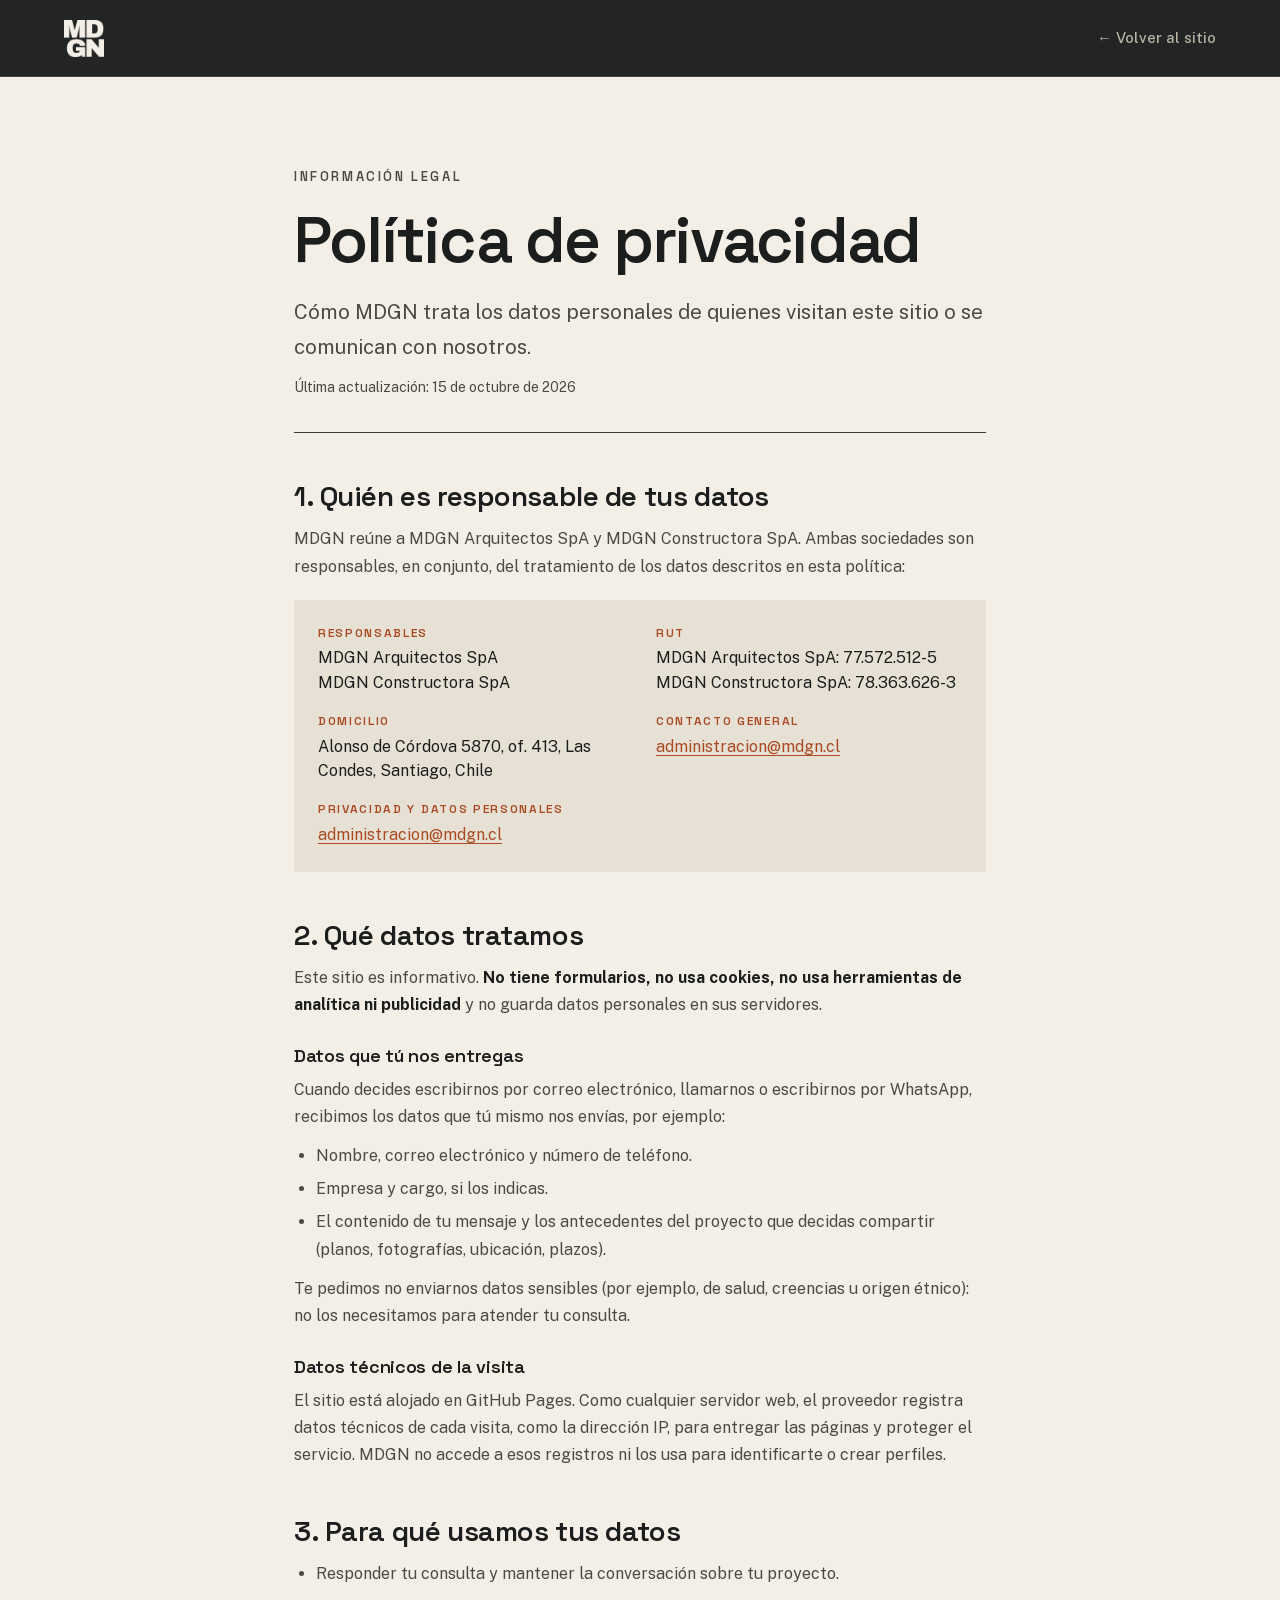
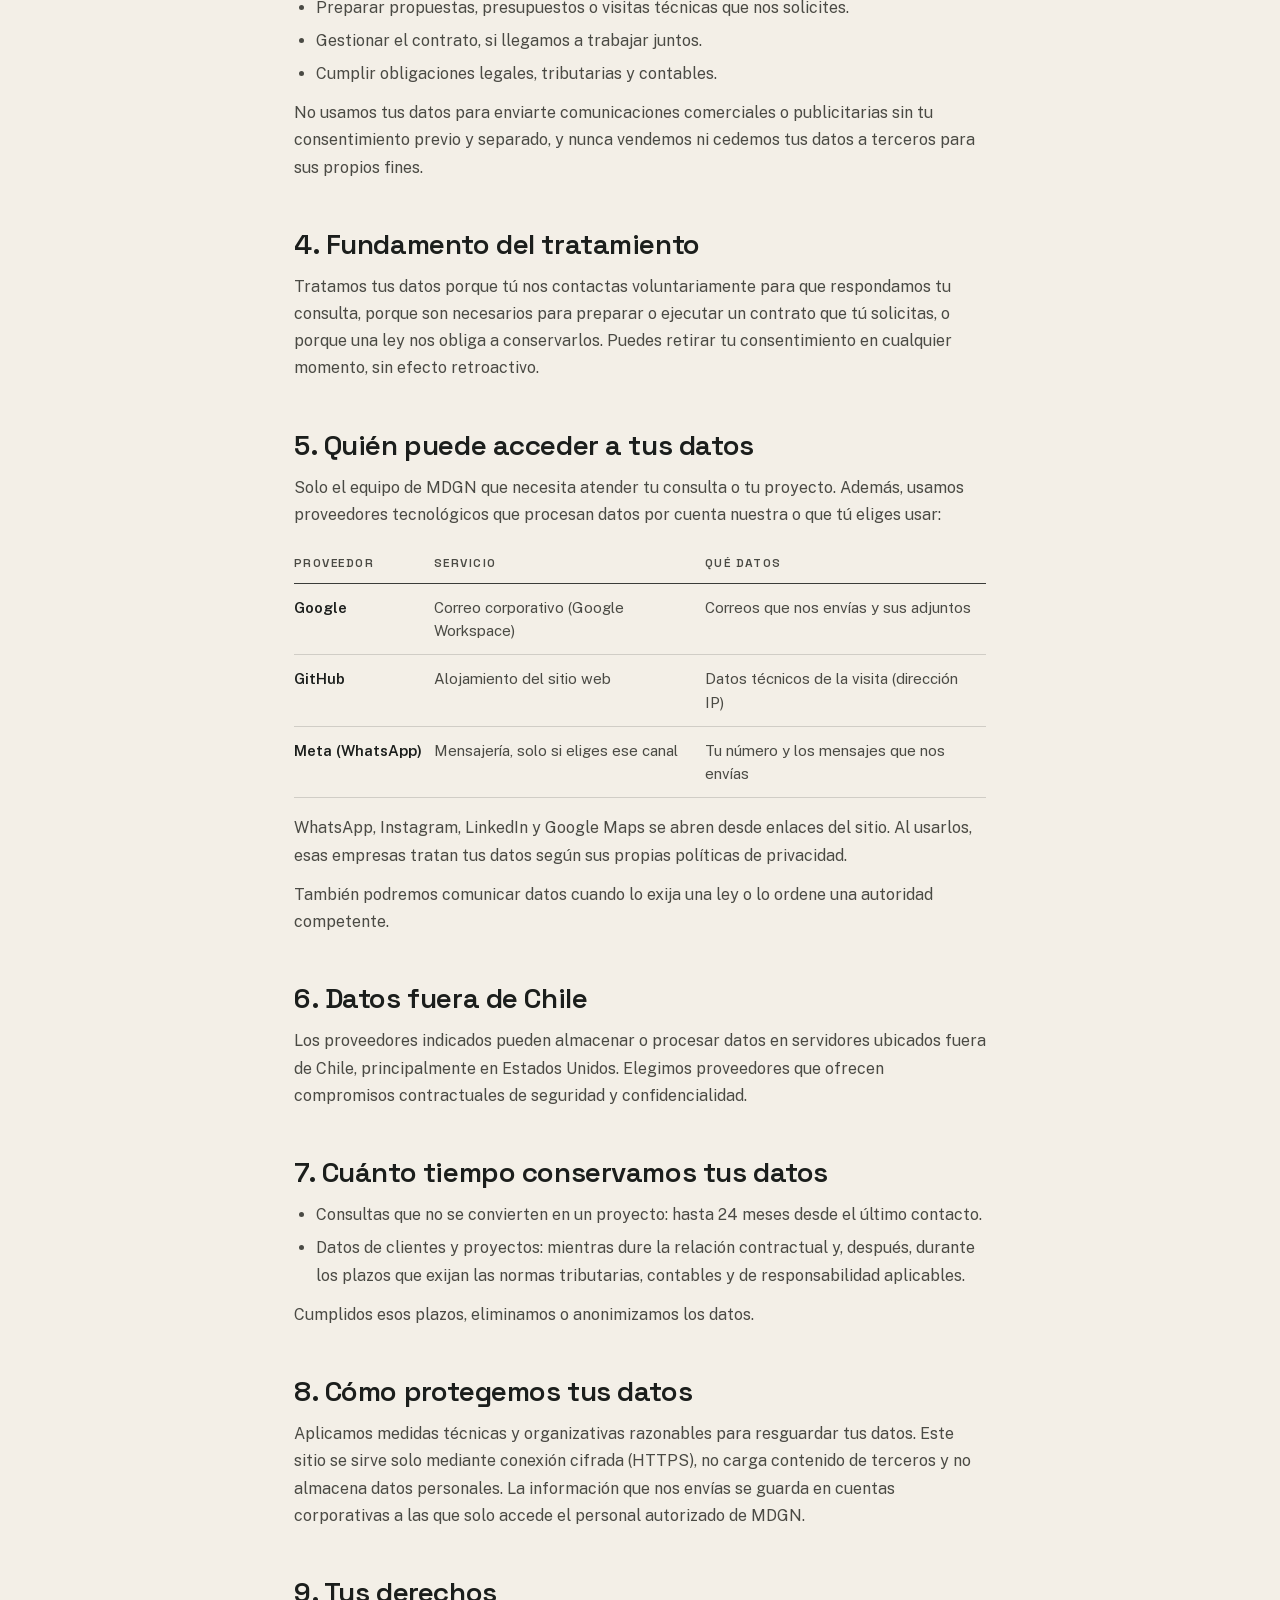
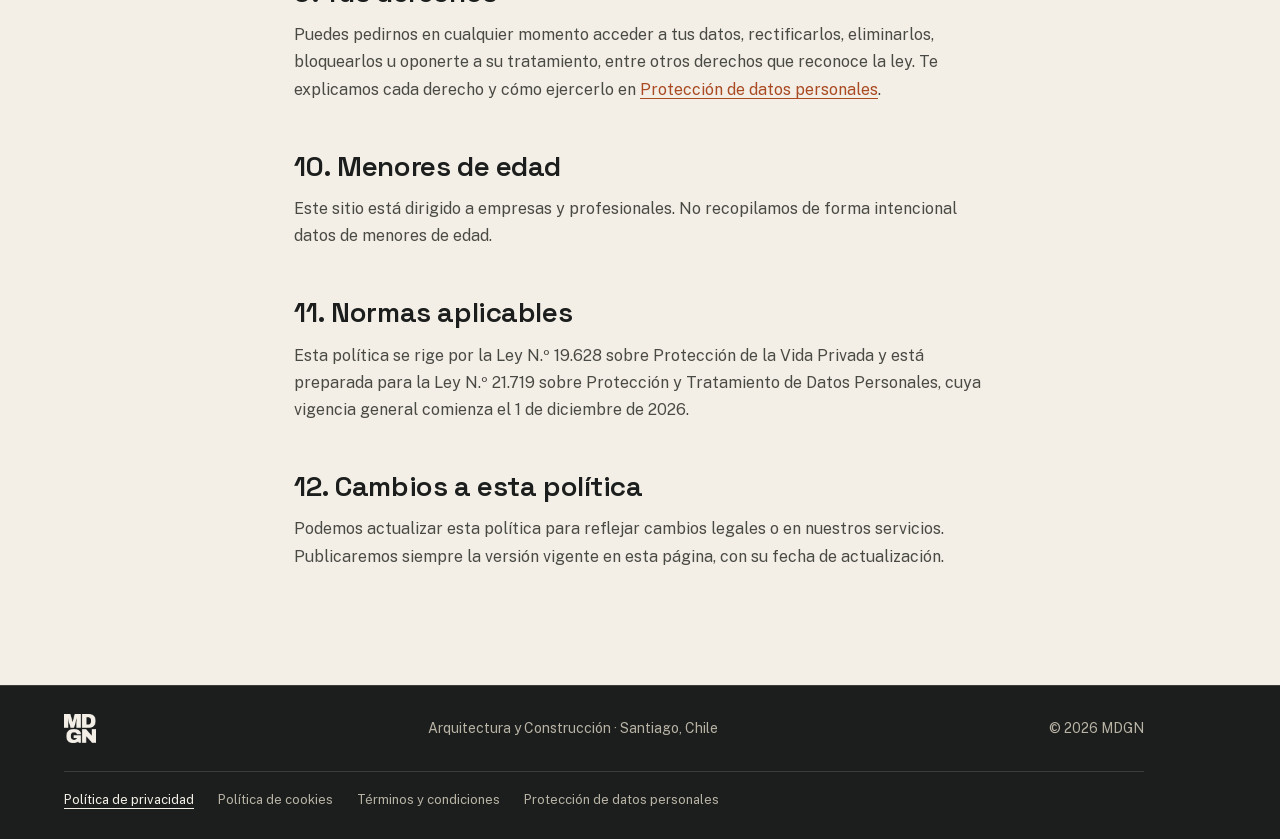
<file: privacidad.html>
<!doctype html>
<html lang="es-CL">
<head>
  <meta charset="utf-8">
  <meta name="viewport" content="width=device-width, initial-scale=1">
  <meta http-equiv="Content-Security-Policy" content="default-src 'self'; script-src 'self'; style-src 'self' 'unsafe-inline'; img-src 'self' data:; font-src 'self'; connect-src 'self'; media-src 'self'; object-src 'none'; base-uri 'self'; form-action 'self'; upgrade-insecure-requests">
  <meta name="referrer" content="strict-origin-when-cross-origin">
  <link rel="canonical" href="https://www.mdgn.cl/privacidad.html">
  <title>Política de privacidad · MDGN</title>
  <meta name="description" content="Política de privacidad de MDGN Arquitectura y Construcción: qué datos tratamos, para qué, cuánto tiempo y cómo ejercer tus derechos.">
  <meta name="theme-color" content="#1b1e1c">
  <link rel="icon" type="image/png" href="assets/favicon.png">
  <link rel="apple-touch-icon" href="assets/apple-touch-icon.png">
  <link rel="stylesheet" href="assets/fonts/fonts.css?v=20261070">
  <link rel="stylesheet" href="styles.css?v=20261070">
</head>
<body class="legal-page">
  <a class="skip" href="#contenido">Saltar al contenido</a>

  <header class="site-header is-scrolled">
    <div class="wrap header-inner">
      <a href="index.html" class="brand" aria-label="MDGN, ir al inicio">
        <img src="assets/logo-brochure.png" alt="MDGN" width="40" height="37">
      </a>
      <a class="legal-back" href="index.html"><span aria-hidden="true">←</span> Volver al sitio</a>
    </div>
  </header>

  <main id="contenido" class="legal-main">
    <article class="wrap legal">
      <p class="eyebrow">Información legal</p>
      <h1>Política de privacidad</h1>
      <p class="legal-lead">Cómo MDGN trata los datos personales de quienes visitan este sitio o se comunican con nosotros.</p>
      <p class="legal-updated">Última actualización: 15 de octubre de 2026</p>

      <h2>1. Quién es responsable de tus datos</h2>
      <p>MDGN reúne a MDGN Arquitectos SpA y MDGN Constructora SpA. Ambas sociedades son responsables, en conjunto, del tratamiento de los datos descritos en esta política:</p>
      <dl class="legal-id">
        <div><dt>Responsables</dt><dd>MDGN Arquitectos SpA<br>MDGN Constructora SpA</dd></div>
        <div><dt>RUT</dt><dd>MDGN Arquitectos SpA: 77.572.512-5<br>MDGN Constructora SpA: 78.363.626-3</dd></div>
        <div><dt>Domicilio</dt><dd>Alonso de Córdova 5870, of. 413, Las Condes, Santiago, Chile</dd></div>
        <div><dt>Contacto general</dt><dd><a href="mailto:administracion@mdgn.cl">administracion@mdgn.cl</a></dd></div>
        <div><dt>Privacidad y datos personales</dt><dd><a href="mailto:administracion@mdgn.cl">administracion@mdgn.cl</a></dd></div>
      </dl>

      <h2>2. Qué datos tratamos</h2>
      <p>Este sitio es informativo. <strong>No tiene formularios, no usa cookies, no usa herramientas de analítica ni publicidad</strong> y no guarda datos personales en sus servidores.</p>
      <h3>Datos que tú nos entregas</h3>
      <p>Cuando decides escribirnos por correo electrónico, llamarnos o escribirnos por WhatsApp, recibimos los datos que tú mismo nos envías, por ejemplo:</p>
      <ul>
        <li>Nombre, correo electrónico y número de teléfono.</li>
        <li>Empresa y cargo, si los indicas.</li>
        <li>El contenido de tu mensaje y los antecedentes del proyecto que decidas compartir (planos, fotografías, ubicación, plazos).</li>
      </ul>
      <p>Te pedimos no enviarnos datos sensibles (por ejemplo, de salud, creencias u origen étnico): no los necesitamos para atender tu consulta.</p>
      <h3>Datos técnicos de la visita</h3>
      <p>El sitio está alojado en GitHub Pages. Como cualquier servidor web, el proveedor registra datos técnicos de cada visita, como la dirección IP, para entregar las páginas y proteger el servicio. MDGN no accede a esos registros ni los usa para identificarte o crear perfiles.</p>

      <h2>3. Para qué usamos tus datos</h2>
      <ul>
        <li>Responder tu consulta y mantener la conversación sobre tu proyecto.</li>
        <li>Preparar propuestas, presupuestos o visitas técnicas que nos solicites.</li>
        <li>Gestionar el contrato, si llegamos a trabajar juntos.</li>
        <li>Cumplir obligaciones legales, tributarias y contables.</li>
      </ul>
      <p>No usamos tus datos para enviarte comunicaciones comerciales o publicitarias sin tu consentimiento previo y separado, y nunca vendemos ni cedemos tus datos a terceros para sus propios fines.</p>

      <h2>4. Fundamento del tratamiento</h2>
      <p>Tratamos tus datos porque tú nos contactas voluntariamente para que respondamos tu consulta, porque son necesarios para preparar o ejecutar un contrato que tú solicitas, o porque una ley nos obliga a conservarlos. Puedes retirar tu consentimiento en cualquier momento, sin efecto retroactivo.</p>

      <h2>5. Quién puede acceder a tus datos</h2>
      <p>Solo el equipo de MDGN que necesita atender tu consulta o tu proyecto. Además, usamos proveedores tecnológicos que procesan datos por cuenta nuestra o que tú eliges usar:</p>
      <div class="legal-table" role="region" aria-label="Proveedores" tabindex="0">
        <table>
          <thead><tr><th>Proveedor</th><th>Servicio</th><th>Qué datos</th></tr></thead>
          <tbody>
            <tr><td>Google</td><td>Correo corporativo (Google Workspace)</td><td>Correos que nos envías y sus adjuntos</td></tr>
            <tr><td>GitHub</td><td>Alojamiento del sitio web</td><td>Datos técnicos de la visita (dirección IP)</td></tr>
            <tr><td>Meta (WhatsApp)</td><td>Mensajería, solo si eliges ese canal</td><td>Tu número y los mensajes que nos envías</td></tr>
          </tbody>
        </table>
      </div>
      <p>WhatsApp, Instagram, LinkedIn y Google Maps se abren desde enlaces del sitio. Al usarlos, esas empresas tratan tus datos según sus propias políticas de privacidad.</p>
      <p>También podremos comunicar datos cuando lo exija una ley o lo ordene una autoridad competente.</p>

      <h2>6. Datos fuera de Chile</h2>
      <p>Los proveedores indicados pueden almacenar o procesar datos en servidores ubicados fuera de Chile, principalmente en Estados Unidos. Elegimos proveedores que ofrecen compromisos contractuales de seguridad y confidencialidad.</p>

      <h2>7. Cuánto tiempo conservamos tus datos</h2>
      <ul>
        <li>Consultas que no se convierten en un proyecto: hasta 24 meses desde el último contacto.</li>
        <li>Datos de clientes y proyectos: mientras dure la relación contractual y, después, durante los plazos que exijan las normas tributarias, contables y de responsabilidad aplicables.</li>
      </ul>
      <p>Cumplidos esos plazos, eliminamos o anonimizamos los datos.</p>

      <h2>8. Cómo protegemos tus datos</h2>
      <p>Aplicamos medidas técnicas y organizativas razonables para resguardar tus datos. Este sitio se sirve solo mediante conexión cifrada (HTTPS), no carga contenido de terceros y no almacena datos personales. La información que nos envías se guarda en cuentas corporativas a las que solo accede el personal autorizado de MDGN.</p>

      <h2>9. Tus derechos</h2>
      <p>Puedes pedirnos en cualquier momento acceder a tus datos, rectificarlos, eliminarlos, bloquearlos u oponerte a su tratamiento, entre otros derechos que reconoce la ley. Te explicamos cada derecho y cómo ejercerlo en <a href="datos-personales.html">Protección de datos personales</a>.</p>

      <h2>10. Menores de edad</h2>
      <p>Este sitio está dirigido a empresas y profesionales. No recopilamos de forma intencional datos de menores de edad.</p>

      <h2>11. Normas aplicables</h2>
      <p>Esta política se rige por la Ley N.º 19.628 sobre Protección de la Vida Privada y está preparada para la Ley N.º 21.719 sobre Protección y Tratamiento de Datos Personales, cuya vigencia general comienza el 1 de diciembre de 2026.</p>

      <h2>12. Cambios a esta política</h2>
      <p>Podemos actualizar esta política para reflejar cambios legales o en nuestros servicios. Publicaremos siempre la versión vigente en esta página, con su fecha de actualización.</p>

    </article>
  </main>

  <footer class="site-footer">
    <div class="wrap footer-inner">
      <img src="assets/logo-brochure.png" alt="MDGN" width="32" height="30">
      <span>Arquitectura y Construcción · Santiago, Chile</span>
      <span>© 2026 MDGN</span>
    </div>
    <div class="wrap footer-legal">
      <nav aria-label="Información legal"><a href="privacidad.html" aria-current="page">Política de privacidad</a><a href="cookies.html">Política de cookies</a><a href="terminos.html">Términos y condiciones</a><a href="datos-personales.html">Protección de datos personales</a></nav>
    </div>
  </footer>
</body>
</html>
</file>
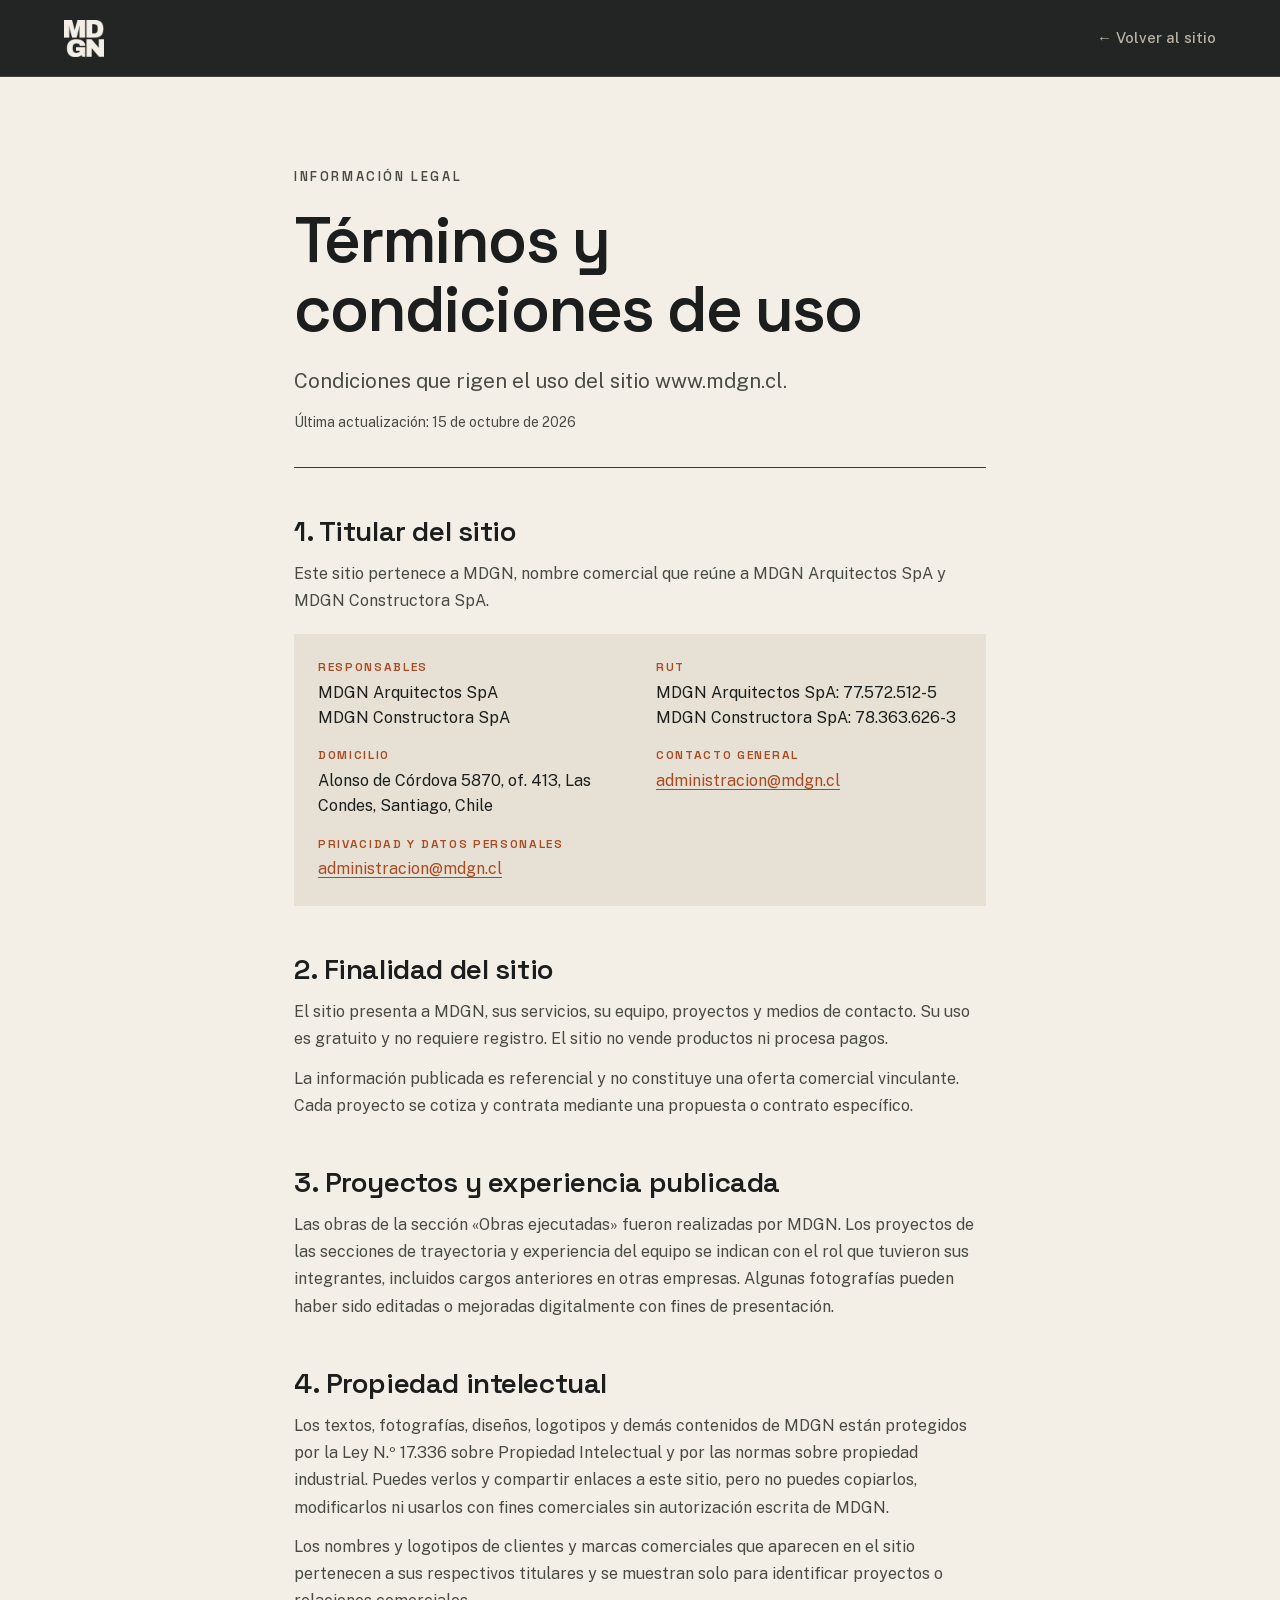
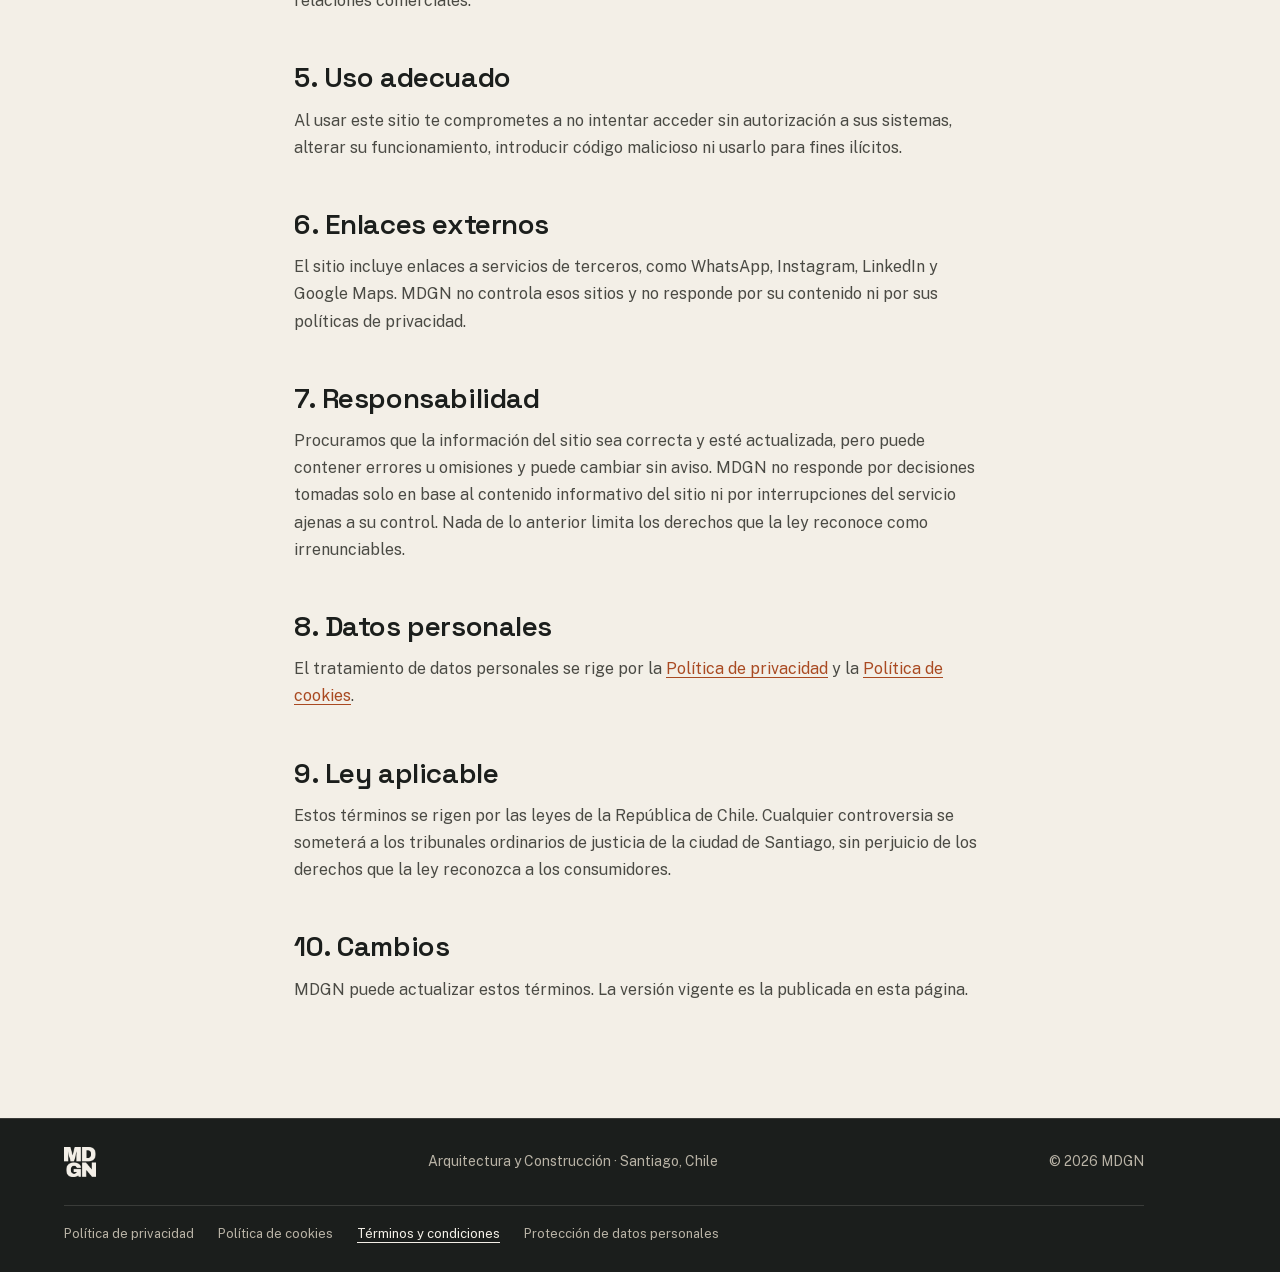
<file: terminos.html>
<!doctype html>
<html lang="es-CL">
<head>
  <meta charset="utf-8">
  <meta name="viewport" content="width=device-width, initial-scale=1">
  <meta http-equiv="Content-Security-Policy" content="default-src 'self'; script-src 'self'; style-src 'self' 'unsafe-inline'; img-src 'self' data:; font-src 'self'; connect-src 'self'; media-src 'self'; object-src 'none'; base-uri 'self'; form-action 'self'; upgrade-insecure-requests">
  <meta name="referrer" content="strict-origin-when-cross-origin">
  <link rel="canonical" href="https://www.mdgn.cl/terminos.html">
  <title>Términos y condiciones · MDGN</title>
  <meta name="description" content="Términos y condiciones de uso del sitio web de MDGN Arquitectura y Construcción.">
  <meta name="theme-color" content="#1b1e1c">
  <link rel="icon" type="image/png" href="assets/favicon.png">
  <link rel="apple-touch-icon" href="assets/apple-touch-icon.png">
  <link rel="stylesheet" href="assets/fonts/fonts.css?v=20261070">
  <link rel="stylesheet" href="styles.css?v=20261070">
</head>
<body class="legal-page">
  <a class="skip" href="#contenido">Saltar al contenido</a>

  <header class="site-header is-scrolled">
    <div class="wrap header-inner">
      <a href="index.html" class="brand" aria-label="MDGN, ir al inicio">
        <img src="assets/logo-brochure.png" alt="MDGN" width="40" height="37">
      </a>
      <a class="legal-back" href="index.html"><span aria-hidden="true">←</span> Volver al sitio</a>
    </div>
  </header>

  <main id="contenido" class="legal-main">
    <article class="wrap legal">
      <p class="eyebrow">Información legal</p>
      <h1>Términos y condiciones de uso</h1>
      <p class="legal-lead">Condiciones que rigen el uso del sitio www.mdgn.cl.</p>
      <p class="legal-updated">Última actualización: 15 de octubre de 2026</p>

      <h2>1. Titular del sitio</h2>
      <p>Este sitio pertenece a MDGN, nombre comercial que reúne a MDGN Arquitectos SpA y MDGN Constructora SpA.</p>
      <dl class="legal-id">
        <div><dt>Responsables</dt><dd>MDGN Arquitectos SpA<br>MDGN Constructora SpA</dd></div>
        <div><dt>RUT</dt><dd>MDGN Arquitectos SpA: 77.572.512-5<br>MDGN Constructora SpA: 78.363.626-3</dd></div>
        <div><dt>Domicilio</dt><dd>Alonso de Córdova 5870, of. 413, Las Condes, Santiago, Chile</dd></div>
        <div><dt>Contacto general</dt><dd><a href="mailto:administracion@mdgn.cl">administracion@mdgn.cl</a></dd></div>
        <div><dt>Privacidad y datos personales</dt><dd><a href="mailto:administracion@mdgn.cl">administracion@mdgn.cl</a></dd></div>
      </dl>

      <h2>2. Finalidad del sitio</h2>
      <p>El sitio presenta a MDGN, sus servicios, su equipo, proyectos y medios de contacto. Su uso es gratuito y no requiere registro. El sitio no vende productos ni procesa pagos.</p>
      <p>La información publicada es referencial y no constituye una oferta comercial vinculante. Cada proyecto se cotiza y contrata mediante una propuesta o contrato específico.</p>

      <h2>3. Proyectos y experiencia publicada</h2>
      <p>Las obras de la sección «Obras ejecutadas» fueron realizadas por MDGN. Los proyectos de las secciones de trayectoria y experiencia del equipo se indican con el rol que tuvieron sus integrantes, incluidos cargos anteriores en otras empresas. Algunas fotografías pueden haber sido editadas o mejoradas digitalmente con fines de presentación.</p>

      <h2>4. Propiedad intelectual</h2>
      <p>Los textos, fotografías, diseños, logotipos y demás contenidos de MDGN están protegidos por la Ley N.º 17.336 sobre Propiedad Intelectual y por las normas sobre propiedad industrial. Puedes verlos y compartir enlaces a este sitio, pero no puedes copiarlos, modificarlos ni usarlos con fines comerciales sin autorización escrita de MDGN.</p>
      <p>Los nombres y logotipos de clientes y marcas comerciales que aparecen en el sitio pertenecen a sus respectivos titulares y se muestran solo para identificar proyectos o relaciones comerciales.</p>

      <h2>5. Uso adecuado</h2>
      <p>Al usar este sitio te comprometes a no intentar acceder sin autorización a sus sistemas, alterar su funcionamiento, introducir código malicioso ni usarlo para fines ilícitos.</p>

      <h2>6. Enlaces externos</h2>
      <p>El sitio incluye enlaces a servicios de terceros, como WhatsApp, Instagram, LinkedIn y Google Maps. MDGN no controla esos sitios y no responde por su contenido ni por sus políticas de privacidad.</p>

      <h2>7. Responsabilidad</h2>
      <p>Procuramos que la información del sitio sea correcta y esté actualizada, pero puede contener errores u omisiones y puede cambiar sin aviso. MDGN no responde por decisiones tomadas solo en base al contenido informativo del sitio ni por interrupciones del servicio ajenas a su control. Nada de lo anterior limita los derechos que la ley reconoce como irrenunciables.</p>

      <h2>8. Datos personales</h2>
      <p>El tratamiento de datos personales se rige por la <a href="privacidad.html">Política de privacidad</a> y la <a href="cookies.html">Política de cookies</a>.</p>

      <h2>9. Ley aplicable</h2>
      <p>Estos términos se rigen por las leyes de la República de Chile. Cualquier controversia se someterá a los tribunales ordinarios de justicia de la ciudad de Santiago, sin perjuicio de los derechos que la ley reconozca a los consumidores.</p>

      <h2>10. Cambios</h2>
      <p>MDGN puede actualizar estos términos. La versión vigente es la publicada en esta página.</p>

    </article>
  </main>

  <footer class="site-footer">
    <div class="wrap footer-inner">
      <img src="assets/logo-brochure.png" alt="MDGN" width="32" height="30">
      <span>Arquitectura y Construcción · Santiago, Chile</span>
      <span>© 2026 MDGN</span>
    </div>
    <div class="wrap footer-legal">
      <nav aria-label="Información legal"><a href="privacidad.html">Política de privacidad</a><a href="cookies.html">Política de cookies</a><a href="terminos.html" aria-current="page">Términos y condiciones</a><a href="datos-personales.html">Protección de datos personales</a></nav>
    </div>
  </footer>
</body>
</html>
</file>
<file: assets/fonts/fonts.css>
/* Tipografías del brochure alojadas en el propio sitio (Space Grotesk y Public Sans, licencia SIL Open Font License 1.1).
   Se sirven desde mdgn.cl para no enviar datos de los visitantes a terceros. */
/* Public Sans vietnamese */
@font-face {
  font-family: 'Public Sans';
  font-style: normal;
  font-weight: 400 700;
  font-display: swap;
  src: url(public-sans-vietnamese.woff2) format('woff2');
  unicode-range: U+0102-0103, U+0110-0111, U+0128-0129, U+0168-0169, U+01A0-01A1, U+01AF-01B0, U+0300-0301, U+0303-0304, U+0308-0309, U+0323, U+0329, U+1EA0-1EF9, U+20AB;
}
/* Public Sans latin-ext */
@font-face {
  font-family: 'Public Sans';
  font-style: normal;
  font-weight: 400 700;
  font-display: swap;
  src: url(public-sans-latin-ext.woff2) format('woff2');
  unicode-range: U+0100-02BA, U+02BD-02C5, U+02C7-02CC, U+02CE-02D7, U+02DD-02FF, U+0304, U+0308, U+0329, U+1D00-1DBF, U+1E00-1E9F, U+1EF2-1EFF, U+2020, U+20A0-20AB, U+20AD-20C4, U+2113, U+2C60-2C7F, U+A720-A7FF;
}
/* Public Sans latin */
@font-face {
  font-family: 'Public Sans';
  font-style: normal;
  font-weight: 400 700;
  font-display: swap;
  src: url(public-sans-latin.woff2) format('woff2');
  unicode-range: U+0000-00FF, U+0131, U+0152-0153, U+02BB-02BC, U+02C6, U+02DA, U+02DC, U+0304, U+0308, U+0329, U+2000-206F, U+20AC, U+2122, U+2191, U+2193, U+2212, U+2215, U+FEFF, U+FFFD;
}
/* Space Grotesk vietnamese */
@font-face {
  font-family: 'Space Grotesk';
  font-style: normal;
  font-weight: 400 700;
  font-display: swap;
  src: url(space-grotesk-vietnamese.woff2) format('woff2');
  unicode-range: U+0102-0103, U+0110-0111, U+0128-0129, U+0168-0169, U+01A0-01A1, U+01AF-01B0, U+0300-0301, U+0303-0304, U+0308-0309, U+0323, U+0329, U+1EA0-1EF9, U+20AB;
}
/* Space Grotesk latin-ext */
@font-face {
  font-family: 'Space Grotesk';
  font-style: normal;
  font-weight: 400 700;
  font-display: swap;
  src: url(space-grotesk-latin-ext.woff2) format('woff2');
  unicode-range: U+0100-02BA, U+02BD-02C5, U+02C7-02CC, U+02CE-02D7, U+02DD-02FF, U+0304, U+0308, U+0329, U+1D00-1DBF, U+1E00-1E9F, U+1EF2-1EFF, U+2020, U+20A0-20AB, U+20AD-20C4, U+2113, U+2C60-2C7F, U+A720-A7FF;
}
/* Space Grotesk latin */
@font-face {
  font-family: 'Space Grotesk';
  font-style: normal;
  font-weight: 400 700;
  font-display: swap;
  src: url(space-grotesk-latin.woff2) format('woff2');
  unicode-range: U+0000-00FF, U+0131, U+0152-0153, U+02BB-02BC, U+02C6, U+02DA, U+02DC, U+0304, U+0308, U+0329, U+2000-206F, U+20AC, U+2122, U+2191, U+2193, U+2212, U+2215, U+FEFF, U+FFFD;
}
</file>
<file: styles.css>
/* Paleta y tipografías del brochure corporativo MDGN
   Lenguaje: grilla arquitectónica — líneas finas, bloques numerados, sin esquinas redondeadas */
:root {
  --dark: #1b1e1c;
  --dark-2: #232624;
  --sand: #e7e1d5;
  --cream: #f3efe7;
  --accent: #a94a22;       /* terracota: acento sobre fondos claros */
  --accent-dark: #8f3d1b;
  --accent-light: #e0895a; /* terracota clara: acento sobre fondo oscuro */
  --text: #1b1e1c;
  --muted: #4a4a44;
  --muted-light: #b9b3a6;
  --on-accent: #f7f1e8;
  --line: rgba(27, 30, 28, .16);
  --line-strong: rgba(27, 30, 28, .85);
  --line-light: rgba(243, 239, 231, .14);
  --wrap: 1360px;
  --gutter: clamp(20px, 5vw, 72px);
  --header-h: 76px;
  --display: "Space Grotesk", Arial, sans-serif;
  --body: "Public Sans", Arial, sans-serif;
  --ease: cubic-bezier(.22, 1, .36, 1);
}

* { box-sizing: border-box; margin: 0; padding: 0; }
[hidden] { display: none !important; }
html { scroll-behavior: smooth; scroll-padding-top: var(--header-h); }
body { font-family: var(--body); color: var(--text); background: var(--cream); line-height: 1.55; -webkit-font-smoothing: antialiased; overflow-x: clip; }
a { color: inherit; }
img { display: block; max-width: 100%; height: auto; }
ul, ol { list-style: none; }
h1, h2, h3 { font-family: var(--display); font-weight: 600; line-height: 1.08; letter-spacing: -0.015em; }
::selection { background: var(--accent); color: var(--cream); }
:focus-visible { outline: 2px solid var(--accent-light); outline-offset: 3px; }

.skip { position: absolute; left: 16px; top: -60px; z-index: 100; background: var(--accent); color: var(--cream); padding: 10px 16px; text-decoration: none; font-weight: 600; }
.skip:focus { top: 12px; }

.wrap { max-width: var(--wrap); margin: 0 auto; padding: 0 var(--gutter); }

/* Fondos */
.dark { background: var(--dark); color: var(--cream); }
.sand { background: var(--sand); }
.cream { background: var(--cream); }
.terracotta { background: var(--accent); color: var(--on-accent); }

/* Tipografía */
.eyebrow { font-family: var(--display); font-size: 13px; font-weight: 600; letter-spacing: .2em; text-transform: uppercase; color: var(--accent); margin-bottom: 18px; }
.eyebrow.accent-light, .label.accent-light { color: var(--accent-light); }
.eyebrow.on-accent { color: var(--on-accent); }
.h2 { font-size: clamp(34px, 4.6vw, 64px); margin-bottom: clamp(40px, 6vw, 72px); max-width: 20ch; text-wrap: balance; }
.display { font-size: clamp(44px, 7.6vw, 112px); letter-spacing: -0.035em; line-height: .98; max-width: 14ch; margin-bottom: 40px; text-wrap: balance; }
.body-lg { font-size: clamp(18px, 1.7vw, 22px); line-height: 1.6; color: var(--muted); max-width: 58ch; }
.terracotta .body-lg { color: var(--on-accent); }
.label { font-family: var(--display); font-size: 13px; font-weight: 600; letter-spacing: .16em; text-transform: uppercase; color: var(--accent); margin-bottom: 10px; }
.note { margin-top: 36px; color: var(--muted); font-size: 15px; font-style: italic; }

/* Cabecera de sección: número + etiqueta a la izquierda, contenido a la derecha */
.sec-grid { display: grid; grid-template-columns: minmax(180px, 3fr) 9fr; gap: 0 clamp(24px, 4vw, 64px); align-items: start; }
.sec-label { display: flex; align-items: baseline; gap: 14px; border-top: 1px solid currentColor; padding-top: 14px; }
.sec-label .eyebrow { margin: 0; }
.sec-num { font-family: var(--display); font-size: 13px; font-weight: 600; letter-spacing: .1em; opacity: .55; font-variant-numeric: tabular-nums; }
.sec-grid .h2 { padding-top: 6px; }
.sec-body .h2 { margin-bottom: 32px; }
.sec-head { margin-bottom: 8px; }

/* Header */
.site-header { position: fixed; inset: 0 0 auto 0; z-index: 30; color: var(--cream); transition: background-color .4s var(--ease), border-color .4s var(--ease); border-bottom: 1px solid transparent; }
.site-header.is-scrolled { background: rgba(27, 30, 28, .97); border-bottom-color: var(--line-light); }
.header-inner { display: flex; align-items: center; justify-content: space-between; height: var(--header-h); }
.brand { display: flex; align-items: center; gap: 14px; text-decoration: none; }
.brand-sub { font-family: var(--display); font-size: 11px; line-height: 1.3; font-weight: 600; letter-spacing: .14em; text-transform: uppercase; color: var(--muted-light); }
.nav { display: flex; align-items: center; gap: 30px; font-size: 15px; font-weight: 500; }
.nav a { position: relative; text-decoration: none; color: var(--muted-light); transition: color .25s; padding: 4px 0; }
.nav a:not(.nav-cta)::after { content: ""; position: absolute; left: 0; right: 0; bottom: -2px; height: 1px; background: var(--accent-light); transform: scaleX(0); transform-origin: right; transition: transform .45s var(--ease); }
.nav a:hover, .nav a.is-active { color: var(--cream); }
.nav a:hover::after, .nav a.is-active::after { transform: scaleX(1); transform-origin: left; }
.nav .nav-cta { color: var(--cream); background: var(--accent); padding: 11px 20px; transition: background .25s; }
.nav .nav-cta:hover { background: var(--accent-dark); }
.nav-toggle { display: none; background: none; border: 0; width: 44px; height: 44px; cursor: pointer; position: relative; }
.nav-toggle span { position: absolute; left: 10px; right: 10px; height: 2px; background: var(--cream); transition: transform .3s var(--ease); }
.nav-toggle span:first-child { top: 17px; }
.nav-toggle span:last-child { top: 25px; }
.nav-toggle[aria-expanded="true"] span:first-child { transform: translateY(4px) rotate(45deg); }
.nav-toggle[aria-expanded="true"] span:last-child { transform: translateY(-4px) rotate(-45deg); }

/* Botones */
.actions { display: flex; flex-wrap: wrap; gap: 12px; }
.btn { display: inline-flex; align-items: center; gap: 12px; padding: 17px 28px; font-size: 15px; font-weight: 600; text-decoration: none; border: 1px solid transparent; position: relative; overflow: hidden; isolation: isolate; transition: color .35s var(--ease), border-color .35s var(--ease), transform .35s var(--ease); }
.btn::before { content: ""; position: absolute; inset: 0; z-index: -1; transform: translateY(101%); transition: transform .45s var(--ease); }
.btn:hover::before { transform: none; }
.btn:active { transform: translateY(1px); }
.btn .arrow { transition: transform .35s var(--ease); }
.btn:hover .arrow { transform: translateX(4px); }
.btn-accent { background: var(--accent); color: var(--cream); }
.btn-accent::before { background: var(--accent-dark); }
.btn-dark { background: var(--dark); color: var(--cream); }
.btn-dark::before { background: #000; }
.btn-ghost-light { border-color: rgba(243, 239, 231, .4); color: var(--cream); }
.btn-ghost-light::before { background: var(--cream); }
.btn-ghost-light:hover { color: var(--dark); border-color: var(--cream); }

/* Portada */
.hero { position: relative; background: var(--dark); color: var(--cream); min-height: 100vh; min-height: 100svh; display: flex; flex-direction: column; justify-content: center; padding: calc(var(--header-h) + 24px) 0 0; overflow: clip; }

.hero > .wrap { width: 100%; }
.hero-inner { position: relative; z-index: 2; display: flex; align-items: center; flex: 1; }
.hero-copy { max-width: 1040px; }
.hero-title { font-size: clamp(40px, 5.8vw, 88px); letter-spacing: -0.035em; line-height: 1; margin-bottom: clamp(56px, 7vw, 96px); max-width: 20ch; text-wrap: balance; }
.hero-tags { display: flex; flex-wrap: wrap; gap: 8px; margin-bottom: 24px; }
.hero-tags li { font-family: var(--display); font-size: 14px; font-weight: 500; letter-spacing: .02em; padding: 8px 14px; border: 1px solid rgba(243, 239, 231, .4); background: rgba(27, 30, 28, .35); backdrop-filter: blur(6px); -webkit-backdrop-filter: blur(6px); color: var(--cream); transition: border-color .3s, background-color .3s; }
.hero-tags li:hover { border-color: var(--accent-light); background: rgba(224, 137, 90, .1); }
/* Bajada de la portada */
.nowrap { white-space: nowrap; }
.intro { border-top: 1px solid var(--line-light); }
.intro-inner { display: grid; grid-template-columns: 7fr 5fr; gap: clamp(32px, 6vw, 96px); align-items: end; }
.intro-lead { font-family: var(--display); font-size: clamp(26px, 3.2vw, 44px); font-weight: 500; line-height: 1.2; letter-spacing: -0.02em; color: var(--cream); max-width: 26ch; text-wrap: balance; }
.intro-text { font-size: clamp(17px, 1.4vw, 20px); line-height: 1.65; color: var(--muted-light); max-width: 46ch; }
.intro-strong { margin-top: 24px; padding-top: 20px; border-top: 1px solid var(--accent-light); font-family: var(--display); font-size: clamp(19px, 1.6vw, 22px); font-weight: 500; color: var(--accent-light); }
@media (max-width: 900px) { .intro-inner { grid-template-columns: 1fr; } }
.sec-body .body-lg + .body-lg { margin-top: 20px; }
.hero-in { animation: heroIn 1.1s var(--ease) both; animation-delay: var(--d, 0s); }
@keyframes heroIn { from { opacity: 0; transform: translateY(28px); } to { opacity: 1; transform: none; } }
/* Foto de fachada a pantalla completa, con velo para que el texto se lea */
.hero-media { position: absolute; inset: 0; z-index: 0; margin: 0; overflow: hidden; animation: bgIn 1.6s ease both; }
.hero-move { position: absolute; inset: -24px; will-change: transform; transition: transform .7s var(--ease); }
.hero-media img { position: absolute; inset: 0; width: 100%; height: 100%; object-fit: cover; animation: heroDrift 26s ease-in-out infinite alternate; will-change: transform; }
.hero-media::after { content: ""; position: absolute; inset: 0; background: linear-gradient(90deg, rgba(27, 30, 28, .92) 0%, rgba(27, 30, 28, .78) 38%, rgba(27, 30, 28, .3) 75%, rgba(27, 30, 28, .2) 100%), linear-gradient(to top, rgba(27, 30, 28, .85) 0%, transparent 30%), linear-gradient(to bottom, rgba(27, 30, 28, .6) 0%, transparent 22%); }
@keyframes bgIn { from { opacity: 0; } to { opacity: 1; } }
/* Movimiento lento tipo cámara: acercamiento y paneo suave que va y vuelve */
@keyframes heroDrift { 0% { transform: scale(1.06) translate(0, 0); } 50% { transform: scale(1.14) translate(-1.6%, -1%); } 100% { transform: scale(1.1) translate(1.4%, .6%); } }
.hero-foot { position: relative; z-index: 2; display: flex; gap: 32px; align-items: center; padding-top: 28px; padding-bottom: 28px; margin-top: clamp(20px, 3vh, 40px); font-family: var(--display); font-size: 12px; font-weight: 600; letter-spacing: .16em; text-transform: uppercase; color: var(--muted-light); }
.hero-foot::before { content: ""; position: absolute; top: 0; left: var(--gutter); right: var(--gutter); border-top: 1px solid var(--line-light); }
.hero-credit { margin-left: auto; color: rgba(243, 239, 231, .7); }
.scroll-cue { text-decoration: none; color: var(--cream); display: inline-flex; gap: 10px; }
.scroll-cue span { display: inline-block; animation: bob 2.4s ease-in-out infinite; }
@keyframes bob { 50% { transform: translateY(5px); } }

/* Secciones */
.section { position: relative; padding: clamp(80px, 11vw, 152px) 0; }
.section.tight-top { padding-top: 0; }

/* Por qué */
.terracotta .display { color: var(--on-accent); }
.pillars { display: grid; grid-template-columns: repeat(3, 1fr); margin-top: clamp(56px, 8vw, 96px); border-top: 1px solid rgba(247, 241, 232, .5); }
.pillars > div { padding: 28px 28px 8px 0; display: flex; flex-direction: column; gap: 18px; }
.pillars > div + div { border-left: 1px solid rgba(247, 241, 232, .3); padding-left: 28px; }
.pillars span { font-family: var(--display); font-size: 13px; font-weight: 600; letter-spacing: .1em; opacity: .7; }
.pillars h3 { font-size: clamp(22px, 2.2vw, 30px); max-width: 14ch; }

/* Cifras */
.dark .sec-label { border-color: var(--line-light); }
.stats-block + .stats-block { margin-top: clamp(48px, 6vw, 80px); }
.stats-title { font-family: var(--display); font-size: 13px; font-weight: 600; letter-spacing: .16em; text-transform: uppercase; color: var(--muted-light); margin-bottom: 0; padding-bottom: 16px; border-bottom: 1px solid var(--line-light); }
.stats { display: grid; grid-template-columns: repeat(4, 1fr); }
.stats > div { padding: 32px 24px 8px 0; display: flex; flex-direction: column; gap: 14px; }
.stats > div + div { border-left: 1px solid var(--line-light); padding-left: 24px; }
.stats strong { font-family: var(--display); font-size: clamp(40px, 4.8vw, 76px); font-weight: 600; letter-spacing: -0.03em; line-height: 1; color: var(--accent-light); font-variant-numeric: tabular-nums; white-space: nowrap; }
.stats span { color: var(--muted-light); max-width: 24ch; }

/* Mosaico de bloques (especialidades / construcción) */
.tiles { display: grid; border-top: 1px solid var(--line-strong); }
.tiles.three { grid-template-columns: repeat(3, 1fr); }
.tile { position: relative; padding: clamp(28px, 3vw, 44px) clamp(24px, 2.6vw, 40px) clamp(36px, 4vw, 56px); display: flex; flex-direction: column; gap: 16px; min-height: 300px; overflow: hidden; isolation: isolate; transition: color .5s var(--ease); }
.tile + .tile { border-left: 1px solid var(--line); }
.tile::before { content: ""; position: absolute; inset: 0; z-index: -1; background: var(--dark); transform: scaleY(0); transform-origin: bottom; transition: transform .6s var(--ease); }
.tile-num { font-family: var(--display); font-size: 15px; font-weight: 600; color: var(--accent); padding-bottom: 40px; transition: color .5s; }
.tile h3 { font-size: clamp(26px, 2.6vw, 38px); }
.tile p { color: var(--muted); font-size: 17px; max-width: 34ch; transition: color .5s; }
@media (hover: hover) {
  .tile:hover { color: var(--cream); }
  .tile:hover::before { transform: scaleY(1); }
  .tile:hover .tile-num { color: var(--accent-light); }
  .tile:hover p { color: var(--muted-light); }
}

/* Especialidades: franjas horizontales con foto de fondo */
.specs { display: grid; gap: 0; margin-bottom: calc(-1 * clamp(80px, 11vw, 152px)); }
.spec > .wrap { width: 100%; position: relative; }
.spec { position: relative; overflow: hidden; isolation: isolate; min-height: clamp(320px, 38vw, 560px); display: flex; align-items: flex-end; background: var(--dark); color: var(--cream); }
.spec-bg { position: absolute; inset: 0; z-index: -1; }
.spec-bg img { width: 100%; height: 100%; object-fit: cover; transform: scale(1.02); transition: transform 1.4s var(--ease); }
.spec-bg::after { content: ""; position: absolute; inset: 0; background: linear-gradient(90deg, rgba(27, 30, 28, .9) 0%, rgba(27, 30, 28, .7) 32%, rgba(27, 30, 28, .12) 70%), linear-gradient(to top, rgba(27, 30, 28, .55), transparent 55%); transition: opacity .6s; }
.spec:hover .spec-bg img { transform: scale(1.07); }
.spec-body { position: relative; display: grid; grid-template-columns: auto 1fr; grid-template-areas: "num title" ". text"; gap: 10px 28px; align-items: baseline; padding: clamp(40px, 5vw, 72px) 0; max-width: 760px; }
.spec-num { grid-area: num; font-family: var(--display); font-size: 15px; font-weight: 600; color: var(--accent-light); }
.spec h3 { grid-area: title; font-size: clamp(32px, 4.2vw, 60px); letter-spacing: -0.03em; }
.spec p { grid-area: text; color: rgba(243, 239, 231, .82); font-size: 17px; max-width: 46ch; }
.spec.no-img { background: var(--dark) radial-gradient(circle at 85% 30%, rgba(224, 137, 90, .18), transparent 55%); }

/* Grilla de ítems con líneas */
.items { display: grid; grid-template-columns: repeat(3, 1fr); border-top: 1px solid var(--line-strong); }
.items > div { padding: 28px 28px 36px 0; border-bottom: 1px solid var(--line); }
.items > div:not(:nth-child(3n+1)) { padding-left: 28px; border-left: 1px solid var(--line); }
.items h3 { font-size: 22px; margin-bottom: 10px; }
.items p { color: var(--muted); }

/* Proceso */
.steps { position: relative; display: grid; grid-template-columns: repeat(6, 1fr); padding-top: 40px; }
.steps::before, .steps-fill { content: ""; position: absolute; top: 0; left: 0; height: 1px; }
.steps::before { right: 0; background: var(--line-light); }
.steps-fill { width: 100%; background: var(--accent-light); transform: scaleX(0); transform-origin: left; will-change: transform; }
.steps li { position: relative; padding-right: 24px; }
.steps li::before { content: ""; position: absolute; top: -45px; left: 0; width: 9px; height: 9px; background: var(--dark); border: 1px solid var(--accent-light); }
.steps span { display: block; font-family: var(--display); font-size: 15px; font-weight: 600; color: var(--accent-light); margin-bottom: 20px; }
.steps h3 { font-size: 22px; margin-bottom: 10px; }
.steps p { color: var(--muted-light); font-size: 15px; }

/* Columnas de 3 con línea */
.cols3 { display: grid; grid-template-columns: repeat(3, 1fr); border-top: 1px solid var(--line-strong); }
.cols3 > div { padding: 28px 28px 8px 0; }
.cols3 > div + div { padding-left: 28px; border-left: 1px solid var(--line); }
.cols3 h3 { font-size: clamp(20px, 2vw, 26px); margin-bottom: 12px; }
.cols3 p { color: var(--muted); }
.dark .cols3 { border-color: var(--line-light); }
.dark .cols3 > div + div { border-color: var(--line-light); }
.dark .cols3 p { color: var(--muted-light); }
.big-m2 { font-family: var(--display); font-size: 17px; font-weight: 600; color: var(--accent); margin: -4px 0 14px; }
.total-m2 { display: grid; grid-template-columns: auto 1fr; gap: 8px clamp(24px, 3vw, 48px); align-items: center; margin-top: clamp(40px, 5vw, 64px); padding: clamp(28px, 3.5vw, 44px); background: var(--dark); color: var(--cream); }
.total-m2 strong { font-family: var(--display); font-size: clamp(48px, 6.5vw, 96px); font-weight: 600; letter-spacing: -0.04em; line-height: .9; color: var(--accent-light); font-variant-numeric: tabular-nums; white-space: nowrap; }
.total-m2-label { font-family: var(--display); font-size: clamp(20px, 2vw, 26px); font-weight: 500; line-height: 1.2; margin-bottom: 8px; }
.total-m2-detail { color: var(--muted-light); font-size: 15px; max-width: 62ch; }
@media (max-width: 700px) { .total-m2 { grid-template-columns: 1fr; } }
.cases-label { font-family: var(--display); font-size: 12px; font-weight: 600; letter-spacing: .14em; text-transform: uppercase; color: var(--accent); margin: 4px 0 10px; }
.cols3 .cases + .cases { margin-top: 8px; }
.cases strong { color: var(--text); font-weight: 600; }
.big { display: block; font-family: var(--display); font-size: clamp(64px, 8vw, 120px); font-weight: 600; letter-spacing: -0.04em; line-height: .9; color: var(--accent); margin-bottom: 24px; }

/* Marquesina de capítulos */
.marquee { background: var(--accent); color: var(--on-accent); padding: 28px 0 30px; overflow: hidden; }
.marquee-label { max-width: var(--wrap); margin: 0 auto 12px; padding: 0 var(--gutter); font-family: var(--display); font-size: 13px; font-weight: 600; letter-spacing: .2em; text-transform: uppercase; opacity: .8; }
.marquee-track { display: flex; width: max-content; animation: marquee 75s linear infinite; will-change: transform; }
.marquee:hover .marquee-track { animation-play-state: paused; }
.marquee-track span { font-family: var(--display); font-size: clamp(30px, 4vw, 56px); font-weight: 500; letter-spacing: -0.02em; white-space: nowrap; padding-right: .9em; }
.marquee-track span::after { content: "·"; padding-left: .9em; opacity: .5; }
@keyframes marquee { to { transform: translateX(-50%); } }

/* Herramientas */
.tools { display: grid; grid-template-columns: repeat(3, 1fr); gap: 0; margin-top: 64px; background: var(--dark); color: var(--cream); }
.tools > div { padding: 32px; }
.tools > div + div { border-left: 1px solid var(--line-light); }
.tools .label { color: var(--accent-light); }
.tools p:last-child { color: var(--muted-light); }

/* Proyectos del equipo: tabla */
.ledger { border-top: 1px solid var(--line-strong); }
.ledger-row { display: grid; grid-template-columns: 4fr 4fr 1fr 2fr; gap: 16px; align-items: baseline; padding: 20px 0; border-bottom: 1px solid var(--line); transition: background-color .3s, padding .4s var(--ease); }
.ledger-head { font-family: var(--display); font-size: 12px; font-weight: 600; letter-spacing: .16em; text-transform: uppercase; color: var(--muted); padding: 14px 0; }
.ledger-row h3 { font-size: clamp(19px, 1.8vw, 24px); }
.ledger-row span { color: var(--muted); }
.ledger-row strong { font-family: var(--display); font-size: clamp(19px, 1.8vw, 24px); font-weight: 600; color: var(--accent); text-align: right; font-variant-numeric: tabular-nums; }
.ledger-head span:last-child { text-align: right; }
@media (hover: hover) {
  .ledger-row:not(.ledger-head):hover { background: var(--cream); padding-left: 16px; padding-right: 16px; }
}

/* Obras */
/* Obras: todas con la misma importancia, dos columnas iguales e imagen horizontal del mismo tamaño */
.works { display: grid; grid-template-columns: repeat(2, minmax(0, 1fr)); gap: clamp(40px, 4vw, 56px) clamp(20px, 2.4vw, 32px); }
.work-img { overflow: hidden; position: relative; }
.work-img img { width: 100%; aspect-ratio: 3 / 2; object-fit: cover; transition: transform 1.1s var(--ease), filter .6s; filter: saturate(.85); }
.work:hover .work-img img { transform: scale(1.05); filter: saturate(1); }
.work figcaption { padding-top: 18px; border-top: 1px solid var(--line-light); margin-top: 18px; }
.work h3 { font-size: clamp(22px, 2vw, 28px); margin-bottom: 6px; }
.work p { color: var(--muted-light); font-size: 15px; }
.work-count { position: absolute; left: 14px; bottom: 14px; z-index: 1; padding: 6px 10px; background: rgba(27, 30, 28, .72); color: var(--cream); font-family: var(--display); font-size: 12px; font-weight: 600; letter-spacing: .08em; text-transform: uppercase; pointer-events: none; }
.work-link { display: inline-flex; align-items: center; gap: 8px; margin-top: 16px; padding: 10px 16px; border: 1px solid rgba(243, 239, 231, .35); color: var(--cream); font-size: 14px; font-weight: 600; text-decoration: none; transition: background-color .3s, border-color .3s, color .3s; }
.work-link:hover { background: var(--accent); border-color: var(--accent); }
.work-link .arrow { transition: transform .3s var(--ease); }
.work-link:hover .arrow { transform: translate(2px, -2px); }
.sr-only { position: absolute; width: 1px; height: 1px; padding: 0; margin: -1px; overflow: hidden; clip: rect(0 0 0 0); white-space: nowrap; border: 0; }

/* Página de cada obra */
.obra-hero { position: relative; min-height: clamp(420px, 70vh, 720px); display: flex; align-items: flex-end; color: var(--cream); background: var(--dark); overflow: hidden; isolation: isolate; }
.obra-hero-bg { position: absolute; inset: 0; z-index: -1; }
.obra-hero-bg img { width: 100%; height: 100%; object-fit: cover; }
.obra-hero-bg::after { content: ""; position: absolute; inset: 0; background: linear-gradient(to top, rgba(27, 30, 28, .92) 0%, rgba(27, 30, 28, .45) 45%, rgba(27, 30, 28, .25) 100%); }
.obra-hero-body { width: 100%; padding-top: calc(var(--header-h) + 48px); padding-bottom: clamp(40px, 6vw, 72px); }
.obra-hero h1 { font-size: clamp(40px, 6vw, 84px); letter-spacing: -0.035em; line-height: 1; margin-bottom: 14px; }
.obra-hero-sub { font-family: var(--display); font-size: clamp(18px, 1.8vw, 24px); color: rgba(243, 239, 231, .85); }
.project.project-page { margin-top: 0; padding-top: 0; border-top: 0; }
.section.obra-detail { padding-top: clamp(48px, 6vw, 80px); }
.obra-cta .actions { margin-top: 32px; }
.obra-cta .body-lg { margin-top: -8px; }

/* Páginas internas (Design & Build y casos de obra) */
.sub-page .site-header { background: rgba(27, 30, 28, .94); }
.page-hero { min-height: clamp(520px, 82vh, 820px); }
.page-hero .obra-hero-sub { max-width: 52ch; margin-bottom: 36px; }
.page-hero h1 { max-width: 18ch; text-wrap: balance; }
.crumbs { display: flex; gap: 10px; margin-bottom: 18px; font-size: 14px; color: var(--muted-light); }
.crumbs a { color: var(--muted-light); text-decoration: none; }
.crumbs a:hover { color: var(--cream); text-decoration: underline; text-underline-offset: 3px; }
.steps.steps-5 { grid-template-columns: repeat(5, 1fr); }
.cols3.cols2 { grid-template-columns: repeat(2, 1fr); }
.text-link { display: inline-flex; align-items: center; gap: 8px; margin-top: 16px; color: var(--accent); font-weight: 600; text-decoration: none; }
.dark .text-link, .note .text-link { color: var(--accent-light); }
.cream .note .text-link, .sand .note .text-link { color: var(--accent); }
.text-link:hover { text-decoration: underline; text-underline-offset: 4px; }
.text-link .arrow { transition: transform .3s var(--ease); }
.text-link:hover .arrow { transform: translateX(4px); }
.pillars-cta { margin-top: clamp(40px, 5vw, 56px); }
.contact-lead { color: var(--muted-light); margin: -12px 0 32px; }

/* Fichas de casos */
.case-grid { display: grid; grid-template-columns: repeat(3, minmax(0, 1fr)); gap: clamp(20px, 2.4vw, 32px); }
.case-grid-2 { grid-template-columns: repeat(2, minmax(0, 1fr)); }
.case-card { display: flex; flex-direction: column; color: var(--cream); text-decoration: none; }
.case-card-img { overflow: hidden; }
.case-card-img img { width: 100%; aspect-ratio: 4 / 3; object-fit: cover; filter: saturate(.85); transition: transform 1.1s var(--ease), filter .6s; }
.case-card:hover .case-card-img img { transform: scale(1.05); filter: saturate(1); }
.case-card-body { padding-top: 18px; margin-top: 18px; border-top: 1px solid var(--line-light); }
.case-card h3 { font-size: 22px; margin-bottom: 6px; }
.case-card-tag, .work .work-tag { font-family: var(--display); font-size: 12px; font-weight: 600; letter-spacing: .14em; text-transform: uppercase; color: var(--accent-light); margin-bottom: 8px; }
.on-light .case-card-tag { color: var(--accent); }
.case-data .text-link { margin-top: 0; }
.case-card p { color: var(--muted-light); font-size: 15px; }
.case-card-link { display: inline-flex; gap: 8px; margin-top: 14px; color: var(--accent-light); font-weight: 600; font-size: 15px; }
.case-card-link .arrow { transition: transform .3s var(--ease); }
.case-card:hover .case-card-link .arrow { transform: translateX(4px); }
.on-light .case-card { color: var(--text); }
.on-light .case-card-body { border-color: var(--line); }
.on-light .case-card p { color: var(--muted); }
.on-light .case-card-link { color: var(--accent); }

/* Caso de obra: desafío, solución y ficha */
.case { display: grid; grid-template-columns: 7fr 5fr; gap: clamp(32px, 5vw, 80px); margin-bottom: clamp(56px, 7vw, 96px); }
.case-text { display: grid; gap: 40px; }
.case-lead { font-family: var(--display); font-size: clamp(22px, 2.2vw, 30px); line-height: 1.3; letter-spacing: -0.01em; color: var(--cream); }
.case-list { list-style: none; display: grid; gap: 14px; }
.case-list li { position: relative; padding-left: 28px; color: var(--muted-light); font-size: 17px; line-height: 1.6; }
.case-list li::before { content: ""; position: absolute; left: 0; top: .72em; width: 14px; height: 1px; background: var(--accent-light); }
.case-data { align-self: start; padding: clamp(24px, 3vw, 36px); background: var(--dark-2); border: 1px solid var(--line-light); }
.case-data .project-data { border-top: 0; padding-top: 0; }
.project-data .span-2 { grid-column: 1 / -1; }
.case-gallery-title { display: flex; align-items: baseline; gap: 14px; font-size: clamp(24px, 2.4vw, 32px); margin-bottom: 24px; padding-top: 24px; border-top: 1px solid var(--line-light); }
.case-gallery-title span { font-family: var(--display); font-size: 13px; font-weight: 600; letter-spacing: .14em; text-transform: uppercase; color: var(--muted-light); }

/* Obra destacada con ficha y galería */
.project { display: grid; grid-template-columns: 5fr 7fr; gap: clamp(32px, 4vw, 64px); margin-top: clamp(64px, 8vw, 104px); padding-top: clamp(32px, 4vw, 48px); border-top: 1px solid var(--line-light); }
.project-kicker { font-family: var(--display); font-size: 13px; font-weight: 600; letter-spacing: .16em; text-transform: uppercase; color: var(--accent-light); margin-bottom: 16px; }
.project h3 { font-size: clamp(30px, 3.2vw, 46px); margin-bottom: 8px; }
.project-sub { font-family: var(--display); font-size: 18px; color: var(--muted-light); margin-bottom: 28px; }
.project-text { color: var(--muted-light); line-height: 1.7; margin-bottom: 32px; }
.project-data { display: grid; grid-template-columns: 1fr 1fr; gap: 20px 24px; border-top: 1px solid var(--line-light); padding-top: 24px; }
.project-data dt { font-family: var(--display); font-size: 12px; font-weight: 600; letter-spacing: .14em; text-transform: uppercase; color: var(--accent-light); margin-bottom: 4px; }
.project-data dd { margin: 0; color: var(--cream); }
.project-gallery { display: grid; grid-template-columns: 1fr 1fr; gap: clamp(12px, 1.6vw, 20px); align-content: start; }
.project-gallery .is-main { grid-column: 1 / -1; }
.project-gallery.is-three { grid-template-columns: repeat(3, 1fr); }
.project.is-reverse { grid-template-columns: 7fr 5fr; }
.project-gallery.has-portrait { grid-template-columns: 3fr 2fr; }
.project-gallery.has-portrait .is-main { grid-column: 1; }
.project-gallery.has-portrait .is-tall { grid-column: 2; grid-row: 1 / span 2; }
.project-gallery.has-portrait .is-tall img { aspect-ratio: auto; height: 100%; }
.project.is-reverse .project-info { order: 2; }
.project-gallery img { width: 100%; aspect-ratio: 3 / 2; object-fit: cover; transition: transform 1.1s var(--ease), filter .6s; filter: saturate(.9); }
.project-gallery .work-img:hover img { transform: scale(1.05); filter: saturate(1); }
.js .project-gallery .work-img[data-reveal] { opacity: 1; transform: none; }
.js .project-gallery .work-img[data-reveal] img { clip-path: inset(100% 0 0 0); transition: clip-path .9s var(--ease) var(--d, 0s), transform 1.1s var(--ease), filter .6s; }
.js .project-gallery .work-img[data-reveal].is-revealed img { clip-path: inset(0 0 0 0); }

/* Clientes */
.clients { display: grid; grid-template-columns: repeat(5, 1fr); border-top: 1px solid var(--line-strong); border-left: 1px solid var(--line); }
.clients li { aspect-ratio: 3 / 2; display: flex; align-items: center; justify-content: center; padding: 0; border-right: 1px solid var(--line); border-bottom: 1px solid var(--line); background: var(--cream); transition: background-color .4s; }
/* Ancho por logo (--w en el HTML) calculado para que todos ocupen un área visual similar */
.clients img { width: var(--w, 50%); height: auto; object-fit: contain; filter: grayscale(1); opacity: .75; mix-blend-mode: multiply; transition: filter .4s, opacity .4s, transform .5s var(--ease); }
.clients li:hover { background: #fff; }
.clients li:hover img { filter: none; opacity: 1; transform: scale(1.04); }

/* Opiniones de clientes */
.quotes { display: grid; grid-template-columns: repeat(3, 1fr); border-top: 1px solid var(--line-light); }
.quote { margin: 0; padding: 36px 32px 8px 0; display: flex; flex-direction: column; gap: 32px; }
.quote + .quote { padding-left: 32px; border-left: 1px solid var(--line-light); }
.quote blockquote { position: relative; margin: 0; }
.quote blockquote::before { content: "“"; display: block; font-family: var(--display); font-size: 72px; line-height: .8; color: var(--accent-light); margin-bottom: 12px; }
.quote blockquote p { font-family: var(--display); font-size: clamp(19px, 1.7vw, 23px); font-weight: 400; line-height: 1.4; letter-spacing: -0.01em; color: var(--cream); }
.quote figcaption { margin-top: auto; display: flex; flex-direction: column; gap: 4px; padding-top: 20px; border-top: 1px solid var(--line-light); }
.quote figcaption strong { font-family: var(--display); font-size: 17px; font-weight: 600; }
.quote figcaption span { color: var(--muted-light); font-size: 14px; }

/* Equipo */
.team { display: grid; grid-template-columns: repeat(4, 1fr); gap: 56px clamp(20px, 2.4vw, 32px); }
.portrait { overflow: hidden; margin-bottom: 20px; background: var(--dark); }
.team img { width: 100%; aspect-ratio: 4 / 5; object-fit: cover; filter: grayscale(100%); transition: filter .6s, transform 1s var(--ease); }
.team article:hover img { filter: none; transform: scale(1.04); }
.team h3 { font-size: 22px; }
.team .role { font-family: var(--display); font-size: 12px; font-weight: 600; letter-spacing: .14em; text-transform: uppercase; color: var(--accent); margin: 8px 0 12px; padding-bottom: 12px; border-bottom: 1px solid var(--line); }
.team p:last-child { color: var(--muted); font-size: 15px; }

/* Contacto */
.contact { overflow: clip; }
.contact .wrap { position: relative; }
.contact .display { color: var(--cream); }
.contact-cols { margin-top: clamp(64px, 9vw, 112px); }
.contact .contact-cols, .contact .contact-cols > div { border: 0; }
.contact-cols p { color: var(--muted-light); font-size: 17px; line-height: 1.7; }
.contact-cols .label { margin-bottom: 12px; }
.contact-cols a { text-decoration: none; background-image: linear-gradient(currentColor, currentColor); background-size: 0 1px; background-repeat: no-repeat; background-position: 0 100%; transition: color .3s, background-size .45s var(--ease); }
.contact-cols a:hover { color: var(--cream); background-size: 100% 1px; }

.social { display: flex; gap: 20px; margin-top: 20px; }
.social a { display: inline-grid; place-items: center; color: var(--cream); background-image: none; }
.social svg { flex: none; transition: color .3s, transform .3s var(--ease); }
.social a:hover svg { color: var(--accent-light); transform: translateY(-2px); }

/* Footer */
.site-footer { background: var(--dark); color: var(--muted-light); border-top: 1px solid var(--line-light); font-size: 14px; }
.footer-inner { display: flex; flex-wrap: wrap; gap: 12px 32px; align-items: center; justify-content: space-between; padding-top: 28px; padding-bottom: 28px; }

/* Información legal: enlaces del pie, aviso en contacto y páginas legales */
.footer-legal { padding-top: 0; padding-bottom: 28px; }
.footer-legal nav { display: flex; flex-wrap: wrap; gap: 8px 24px; padding-top: 18px; border-top: 1px solid var(--line-light); font-size: 13px; }
.footer-legal a { color: var(--muted-light); text-decoration: none; transition: color .25s; }
.footer-legal a:hover, .footer-legal a[aria-current="page"] { color: var(--cream); text-decoration: underline; text-underline-offset: 4px; }
.contact-privacy { margin-top: clamp(40px, 5vw, 64px); max-width: 70ch; font-size: 14px; color: var(--muted-light); }
.contact-privacy a { color: var(--cream); text-underline-offset: 3px; }

.legal-back { color: var(--muted-light); text-decoration: none; font-size: 15px; font-weight: 500; transition: color .25s; }
.legal-back:hover { color: var(--cream); }
.legal-main { background: var(--cream); padding: calc(var(--header-h) + clamp(48px, 7vw, 96px)) 0 clamp(72px, 9vw, 120px); }
.legal { max-width: 820px; }
.legal h1 { font-size: clamp(36px, 5vw, 64px); letter-spacing: -0.03em; margin-bottom: 20px; text-wrap: balance; }
.legal-lead { font-size: clamp(18px, 1.6vw, 21px); color: var(--muted); max-width: 60ch; }
.legal-updated { margin-top: 16px; padding-bottom: 32px; border-bottom: 1px solid var(--line-strong); font-size: 14px; color: var(--muted); }
.legal h2 { font-size: clamp(22px, 2.2vw, 28px); margin: 48px 0 14px; }
.legal h3 { font-size: 18px; margin: 28px 0 10px; }
.legal p, .legal li { color: var(--muted); line-height: 1.7; }
.legal p + p { margin-top: 12px; }
.legal ul, .legal ol { margin: 12px 0; padding-left: 22px; }
.legal ul { list-style: disc; }
.legal ol { list-style: decimal; }
.legal li + li { margin-top: 6px; }
.legal a:not(.btn) { color: var(--accent); text-underline-offset: 3px; }
.legal strong { color: var(--text); }
.legal-id { display: grid; grid-template-columns: repeat(2, minmax(0, 1fr)); gap: 16px 32px; margin: 20px 0 8px; padding: 24px; background: var(--sand); }
.legal-id dt { font-family: var(--display); font-size: 12px; font-weight: 600; letter-spacing: .14em; text-transform: uppercase; color: var(--accent); margin-bottom: 4px; }
.legal-id dd { margin: 0; color: var(--text); }
.legal-table { margin: 16px 0; overflow-x: auto; }
.legal table { width: 100%; border-collapse: collapse; font-size: 15px; }
.legal th { text-align: left; font-family: var(--display); font-size: 12px; font-weight: 600; letter-spacing: .12em; text-transform: uppercase; color: var(--muted); padding: 10px 12px 10px 0; border-bottom: 1px solid var(--line-strong); }
.legal td { padding: 12px 12px 12px 0; border-bottom: 1px solid var(--line); color: var(--muted); vertical-align: top; }
.legal td:first-child { color: var(--text); font-weight: 600; white-space: nowrap; }
.legal .btn { margin-top: 24px; }
mark.pendiente { background: rgba(224, 137, 90, .3); color: var(--accent-dark); font-weight: 600; padding: 0 4px; }
@media (max-width: 560px) {
  .legal-id { grid-template-columns: 1fr; padding: 20px; }
  .legal td:first-child { white-space: normal; }
}

/* Aparición al hacer scroll (el contenido es visible sin JS: solo se oculta cuando main.js marca <html class="js">) */
.js [data-reveal] { opacity: 0; transform: translateY(14px); transition: opacity .7s cubic-bezier(.25, .1, .25, 1), transform .9s var(--ease); transition-delay: var(--d, 0s); }
.js [data-reveal].is-revealed { opacity: 1; transform: none; }
.reveal[data-split] { opacity: 1; transform: none; }

/* Títulos: palabras que suben desde una máscara (sin JS no se divide nada y el texto se ve normal) */
.sw { display: inline-block; overflow: hidden; vertical-align: top; padding-bottom: .08em; margin-bottom: -.08em; }
.sw > span { display: inline-block; transform: translateY(110%); transition: transform .75s var(--ease); transition-delay: calc(var(--i, 0) * 22ms + var(--d, 0s)); }
.is-revealed .sw > span, .is-revealed.sw > span { transform: none; }
[data-split].is-revealed .sw > span { transform: none; }

/* Imágenes que se descubren como una cortina */
.js [data-reveal] .work-img, .js [data-reveal] .portrait { clip-path: inset(100% 0 0 0); transition: clip-path .9s var(--ease); transition-delay: calc(var(--d, 0s) + .1s); }
.js [data-reveal].is-revealed .work-img, .js [data-reveal].is-revealed .portrait { clip-path: inset(0 0 0 0); }

/* Logos de clientes que entran uno a uno */
.js .clients[data-reveal] li { opacity: 0; transform: translateY(18px); transition: opacity .7s var(--ease), transform .7s var(--ease), background-color .4s; transition-delay: calc(var(--i, 0) * 35ms); }
.js .clients[data-reveal].is-revealed li { opacity: 1; transform: none; }
.js .clients[data-reveal].is-revealed li:hover { transition-delay: 0s; }

/* Foto ampliada de obras */
.work-img[data-lightbox] { cursor: zoom-in; }
.has-cursor .work-img[data-lightbox] { cursor: none; }
/* Carrusel de fotos del proyecto (pantalla completa) */
.lightbox { margin: 0; padding: clamp(14px, 2.4vw, 28px); border: 0; background: rgba(20, 22, 21, .97); width: 100vw; height: 100vh; height: 100dvh; max-width: none; max-height: none; color: var(--cream); overflow: hidden; }
.lightbox[open] { display: grid; grid-template-rows: auto minmax(0, 1fr) auto; gap: 14px; animation: lbIn .5s var(--ease); }
.lightbox::backdrop { background: rgba(20, 22, 21, .96); }
.lightbox[open]::backdrop { animation: lbFade .4s ease; }
@keyframes lbIn { from { opacity: 0; transform: scale(.96); } to { opacity: 1; transform: none; } }
@keyframes lbFade { from { opacity: 0; } }
.lb-top { display: flex; align-items: center; justify-content: space-between; }
.lb-count { font-family: var(--display); font-size: 13px; font-weight: 600; letter-spacing: .16em; color: var(--muted-light); font-variant-numeric: tabular-nums; }
.lightbox-close { width: 44px; height: 44px; background: none; border: 1px solid rgba(243, 239, 231, .4); color: var(--cream); font-size: 26px; line-height: 1; cursor: pointer; transition: background-color .3s, color .3s; }
.lightbox-close:hover { background: var(--cream); color: var(--dark); }
.lb-stage { position: relative; display: grid; grid-template-columns: auto minmax(0, 1fr) auto; align-items: center; gap: clamp(8px, 2vw, 24px); min-height: 0; touch-action: pan-y; }
/* La foto se dimensiona contra el escenario (posición absoluta), no con alturas en %:
   Safari no resuelve esas alturas dentro de esta grilla y la dejaba en 0 (pantalla negra). */
.lb-stage figure { position: static; margin: 0; }
.lb-stage img { position: absolute; top: 0; left: 76px; width: calc(100% - 152px); height: 100%; object-fit: contain; transition: opacity .35s ease, transform .5s var(--ease); }
.lb-stage img.is-out { opacity: 0; transform: translateX(var(--dir, 20px)); }
.lb-nav { width: 52px; height: 52px; display: grid; place-items: center; background: rgba(243, 239, 231, .08); border: 1px solid rgba(243, 239, 231, .3); color: var(--cream); font-size: 22px; cursor: pointer; transition: background-color .3s, border-color .3s, color .3s; }
.lb-nav:hover { background: var(--accent); border-color: var(--accent); }
.lb-nav[hidden] { display: none; }
.lb-bottom { display: flex; align-items: flex-end; justify-content: space-between; gap: 20px; flex-wrap: wrap; }
.lb-caption { font-family: var(--display); font-size: 17px; }
.lb-caption span { display: block; color: var(--muted-light); font-family: var(--body); font-size: 14px; margin-top: 4px; }
.lb-thumbs { display: flex; gap: 8px; overflow-x: auto; max-width: 100%; }
.lb-thumbs button { flex: none; width: 72px; height: 50px; padding: 0; border: 2px solid transparent; background: none; cursor: pointer; opacity: .5; transition: opacity .3s, border-color .3s; }
.lb-thumbs button img { width: 100%; height: 100%; object-fit: cover; }
.lb-thumbs button:hover { opacity: .85; }
.lb-thumbs button[aria-selected="true"] { opacity: 1; border-color: var(--accent-light); }
@media (max-width: 700px) {
  .lb-stage { grid-template-columns: minmax(0, 1fr); }
  .lb-stage img { left: 0; width: 100%; }
  .lb-nav { position: absolute; z-index: 1; top: 50%; translate: 0 -50%; width: 44px; height: 44px; background: rgba(27, 30, 28, .6); }
  .lb-prev { left: 0; }
  .lb-next { right: 0; }
  .lb-thumbs button { width: 56px; height: 40px; }
}

/* Botón flotante de WhatsApp */
.btn svg { flex: none; }
.btn .wa-icon { color: #25d366; }
.wa-float { position: fixed; right: clamp(16px, 2.5vw, 32px); bottom: clamp(16px, 2.5vw, 32px); z-index: 35; display: inline-flex; align-items: center; gap: 0; height: 56px; padding: 0 17px; background: #25d366; color: #fff; text-decoration: none; font-family: var(--display); font-size: 14px; font-weight: 600; box-shadow: 0 10px 30px rgba(27, 30, 28, .28); animation: waIn .8s var(--ease) 1.2s both; transition: background-color .3s, gap .45s var(--ease), padding .45s var(--ease); }
.wa-float svg { width: 26px; height: 26px; }
.wa-float-label { max-width: 0; overflow: hidden; white-space: nowrap; transition: max-width .45s var(--ease); }
.wa-float:hover, .wa-float:focus-visible { background: #128c7e; gap: 10px; padding: 0 20px; }
.wa-float:hover .wa-float-label, .wa-float:focus-visible .wa-float-label { max-width: 120px; }
/* Con JS: oculto en la primera pantalla; main.js agrega .is-shown desde la segunda */
.js .wa-float { animation: none; opacity: 0; visibility: hidden; transform: translateY(20px); transition: background-color .3s, gap .45s var(--ease), padding .45s var(--ease), opacity .5s var(--ease), transform .5s var(--ease), visibility 0s .5s; }
.js .wa-float.is-shown { opacity: 1; visibility: visible; transform: none; transition: background-color .3s, gap .45s var(--ease), padding .45s var(--ease), opacity .5s var(--ease), transform .5s var(--ease), visibility 0s; }
.menu-open ~ .wa-float, body:has(.nav.open) .wa-float { display: none; }
.hero-foot, .footer-inner, .footer-legal { padding-right: calc(var(--gutter) + 72px); }
@keyframes waIn { from { opacity: 0; transform: translateY(20px); } to { opacity: 1; transform: none; } }

/* Barra de avance de lectura */
.progress { position: fixed; top: 0; left: 0; right: 0; height: 3px; z-index: 40; background: var(--accent-light); transform: scaleX(0); transform-origin: left; pointer-events: none; will-change: transform; }

/* Luz que sigue al mouse en la portada */
.hero-light { position: absolute; top: 0; left: 0; z-index: 1; width: 1200px; height: 1200px; margin: -600px 0 0 -600px; border-radius: 50%; pointer-events: none; opacity: 0; transition: opacity .6s; background: radial-gradient(circle, rgba(224, 137, 90, .14), transparent 50%); will-change: transform; }
.hero.is-lit .hero-light { opacity: 1; }

/* Hitos del proceso que se encienden con el avance */
.steps li::before { transition: background-color .4s, transform .4s var(--ease); }
.steps li.is-on::before { background: var(--accent-light); transform: scale(1.3); }
.steps li span, .steps li h3 { transition: color .4s; }
.steps li:not(.is-on) span { color: var(--muted-light); }

/* Cursor personalizado (solo con mouse) */
.cursor { position: fixed; top: 0; left: 0; z-index: 60; width: 14px; height: 14px; margin: -7px 0 0 -7px; border: 1px solid var(--accent-light); border-radius: 50%; pointer-events: none; opacity: 0; display: grid; place-items: center; transition: opacity .3s, width .35s var(--ease), height .35s var(--ease), margin .35s var(--ease), background-color .35s; mix-blend-mode: normal; }
.cursor.is-ready { opacity: 1; }
.cursor.is-link { width: 44px; height: 44px; margin: -22px 0 0 -22px; background: rgba(224, 137, 90, .14); }
.cursor.is-view { width: 84px; height: 84px; margin: -42px 0 0 -42px; background: var(--accent); border-color: var(--accent); }
.cursor-label { font-family: var(--display); font-size: 13px; font-weight: 600; letter-spacing: .08em; text-transform: uppercase; color: var(--cream); opacity: 0; transition: opacity .2s; }
.cursor.is-view .cursor-label { opacity: 1; }
@media (hover: none), (pointer: coarse) { .cursor { display: none; } }
.has-cursor .work-img { cursor: none; }

/* Botones magnéticos */
[data-magnetic] { transition: color .35s var(--ease), border-color .35s var(--ease), translate .5s var(--ease); }

/* Las tarjetas conservan la transición de color además de la aparición */
.js .tile[data-reveal] { transition: opacity .9s var(--ease) var(--d, 0s), transform .9s var(--ease) var(--d, 0s), color .5s var(--ease); }

/* Solo se desactivan los efectos intrusivos */
@media (prefers-reduced-motion: reduce) {
  .hero-media img { animation-duration: 45s; }
  .scroll-cue span { animation: none; }
  .marquee-track { animation-duration: 150s; }
}

/* Responsive */
@media (max-width: 1100px) {
  .steps, .steps.steps-5 { grid-template-columns: repeat(3, 1fr); row-gap: 48px; padding-top: 0; }
  .case-grid { grid-template-columns: repeat(2, minmax(0, 1fr)); }
  .steps::before, .steps-fill, .steps li::before { display: none; }
  .steps li { border-top: 1px solid var(--line-light); padding-top: 20px; }
  .team { grid-template-columns: repeat(3, 1fr); }
  .stats { grid-template-columns: repeat(2, 1fr); }
  .stats > div:nth-child(3) { border-left: 0; padding-left: 0; }
  .stats > div:nth-child(n+3) { border-top: 1px solid var(--line-light); margin-top: 24px; }
  .nav { gap: 22px; }
}
@media (max-width: 900px) {
  :root { --header-h: 68px; }
  .nav-toggle { display: block; }
  .nav { position: fixed; inset: var(--header-h) 0 0 0; background: var(--dark); flex-direction: column; align-items: stretch; gap: 0; padding: 16px var(--gutter) 32px; display: none; border-top: 1px solid var(--line-light); overflow-y: auto; }
  .nav.open { display: flex; }
  .nav a { padding: 18px 0; font-family: var(--display); font-size: 26px; font-weight: 500; color: var(--cream); border-bottom: 1px solid var(--line-light); }
  .nav a::after { display: none; }
  .nav .nav-cta { margin-top: 24px; text-align: center; border-bottom: 0; font-size: 18px; }
  .site-header.menu-open { background: var(--dark); }
  .steps, .steps.steps-5 { grid-template-columns: repeat(2, 1fr); }
  .case, .cols3.cols2, .case-grid, .case-grid-2 { grid-template-columns: 1fr; }
  .obra-hero-bg::after { background: linear-gradient(to top, rgba(27, 30, 28, .94) 0%, rgba(27, 30, 28, .7) 55%, rgba(27, 30, 28, .45) 100%); }
  .case-text { gap: 32px; }

  .hero { padding-top: calc(var(--header-h) + 32px); }
  .hero-media::after { background: linear-gradient(to bottom, rgba(27, 30, 28, .75) 0%, rgba(27, 30, 28, .72) 60%, rgba(27, 30, 28, .9) 100%); }
  .hero-foot span:first-child { display: none; }
  .hero-credit { margin-left: 0; }
  .scroll-cue { margin-left: auto; }
  .hero-foot span:nth-child(2) { display: none; }

  .sec-grid { grid-template-columns: 1fr; }
  .sec-label { margin-bottom: 20px; }
  .project.is-reverse .project-info { order: 0; }
  .spec-body { grid-template-columns: 1fr; grid-template-areas: "num" "title" "text"; }
  .spec-bg::after { background: linear-gradient(to top, rgba(27, 30, 28, .92) 0%, rgba(27, 30, 28, .6) 55%, rgba(27, 30, 28, .25) 100%); }
  .project.is-reverse, .project, .tiles.three, .quotes, .items, .cols3, .pillars, .tools, .works { grid-template-columns: 1fr; }
  .quote + .quote { padding-left: 0; border-left: 0; border-top: 1px solid var(--line-light); }
  .quote { padding-right: 0; padding-bottom: 32px; }
  .tile + .tile, .cols3 > div + div, .pillars > div + div, .tools > div + div { border-left: 0; padding-left: 0; }
  .tile + .tile { border-top: 1px solid var(--line); }
  .tile { min-height: 0; padding-left: 0; padding-right: 0; }
  .tile-num { padding-bottom: 20px; }
  .tools > div { padding: 28px 24px; }
  .tools > div + div { border-top: 1px solid var(--line-light); padding-left: 24px; }
  .cols3 > div + div, .pillars > div + div { border-top: 1px solid var(--line); }
  .pillars > div + div { border-color: rgba(247, 241, 232, .3); }
  .dark .cols3 > div + div { border-color: var(--line-light); }
  .cols3 > div, .pillars > div { padding-bottom: 28px; }
  .items > div:not(:nth-child(3n+1)) { padding-left: 0; border-left: 0; }
  .items > div { padding-right: 0; }
  .clients { grid-template-columns: repeat(3, 1fr); }
  .team { grid-template-columns: repeat(2, 1fr); }
  .ledger-row { grid-template-columns: 1fr auto; gap: 4px 16px; }
  .ledger-head { display: none; }
  .ledger-row h3 { grid-column: 1; }
  .ledger-row strong { grid-column: 2; grid-row: 1; }
  .ledger-row span:nth-of-type(1) { grid-column: 1; font-size: 15px; }
  .ledger-row span:nth-of-type(2) { grid-column: 2; text-align: right; font-size: 15px; }
}
@media (max-width: 560px) {
  .brand-sub { display: none; }
  .stats { grid-template-columns: 1fr; }
  .steps, .steps.steps-5 { grid-template-columns: 1fr; row-gap: 32px; }
  .stats > div + div { border-left: 0; padding-left: 0; border-top: 1px solid var(--line-light); margin-top: 0; }
  .stats > div { padding-bottom: 24px; }
  .clients { grid-template-columns: repeat(2, 1fr); }
  .team { gap: 40px 16px; }
  .team p:last-child { font-size: 14px; }
  .btn { padding: 16px 22px; }
  .hero-credit { font-size: 10px; letter-spacing: .1em; }
}

/* Desplazamiento con inercia (Lenis): solo con mouse o trackpad; en pantallas táctiles se usa el scroll nativo */
html.lenis, html.lenis body { height: auto; }
.lenis.lenis-smooth { scroll-behavior: auto !important; }
.lenis.lenis-smooth [data-lenis-prevent] { overscroll-behavior: contain; }
.lenis.lenis-stopped { overflow: clip; }

/* Mientras se desplaza la página se desactivan los efectos de mouse: evita redibujar fotos grandes a mitad del movimiento */
html.is-scrolling main, html.is-scrolling .site-footer { pointer-events: none; }

/* ===== Portada 2026-10: carrusel de obras, cifras, fichas destacadas, servicios, logos, equipo y cierre ===== */
.hero-slider { justify-content: flex-end; padding-top: calc(var(--header-h) + 40px); }
.slides { position: absolute; inset: 0; z-index: 0; }
.slide { position: absolute; inset: 0; margin: 0; opacity: 0; transition: opacity 1.2s var(--ease); }
.slide.is-active { opacity: 1; }
.slide img { width: 100%; height: 100%; object-fit: cover; transform: scale(1.08); transition: transform 7s linear; }
.slide.is-active img { transform: scale(1); }
.slides::after { content: ""; position: absolute; inset: 0; background: linear-gradient(90deg, rgba(27, 30, 28, .88) 0%, rgba(27, 30, 28, .6) 45%, rgba(27, 30, 28, .15) 100%), linear-gradient(to top, rgba(27, 30, 28, .92) 0%, transparent 40%), linear-gradient(to bottom, rgba(27, 30, 28, .55) 0%, transparent 22%); }
.hero-slider .hero-inner { flex: none; margin-bottom: clamp(40px, 7vh, 88px); }
.hero-slider .hero-title { max-width: 17ch; margin-bottom: clamp(32px, 4vw, 48px); }
.hero-bar { position: relative; z-index: 2; width: 100%; display: flex; justify-content: space-between; align-items: flex-end; gap: 24px; padding-top: 24px; padding-bottom: 28px; }
.hero-bar::before { content: ""; position: absolute; top: 0; left: var(--gutter); right: var(--gutter); border-top: 1px solid var(--line-light); }
.slide-caption { display: grid; gap: 4px; text-decoration: none; color: inherit; transition: opacity .4s; }
.slide-caption.is-changing { opacity: 0; }
.slide-name { font-family: var(--display); font-size: clamp(20px, 2vw, 28px); font-weight: 600; letter-spacing: -0.01em; }
.slide-line { color: var(--muted-light); font-size: 15px; }
.slide-cta { margin-top: 6px; font-family: var(--display); font-size: 14px; font-weight: 600; }
.slide-caption:hover .slide-cta { color: var(--accent-light); }
.slide-ctrl { display: flex; align-items: center; gap: 20px; }
.slide-counter { font-family: var(--display); font-size: 14px; color: var(--muted-light); font-variant-numeric: tabular-nums; }
.slide-counter b { color: var(--cream); font-weight: 600; }
.slide-dots { display: flex; gap: 6px; }
.slide-dots button { width: 44px; height: 24px; padding: 0; border: 0; background: none; cursor: pointer; position: relative; }
.slide-dots button::before, .slide-dots button::after { content: ""; position: absolute; left: 0; right: 0; top: 11px; height: 2px; background: rgba(243, 239, 231, .25); }
.slide-dots button::after { background: var(--accent-light); transform-origin: left; transform: scaleX(0); }
.slide-dots button.is-done::after { transform: scaleX(1); }
.slide-dots button.is-active::after { animation: slideFill var(--dur, 6s) linear forwards; }
.hero-slider.is-paused .slide-dots button.is-active::after { animation-play-state: paused; }
@keyframes slideFill { to { transform: scaleX(1); } }
.slide-arrows { display: flex; gap: 6px; }
.slide-arrows button { width: 44px; height: 44px; border: 1px solid rgba(243, 239, 231, .35); background: transparent; color: var(--cream); font-size: 18px; cursor: pointer; transition: background-color .3s, color .3s; }
.slide-arrows button:hover { background: var(--cream); color: var(--dark); }

.stats-strip { padding: clamp(56px, 7vw, 96px) 0; }
.stats-strip .stats > div { padding-top: 8px; }
.teaser { margin-top: clamp(40px, 5vw, 64px); display: flex; align-items: center; flex-wrap: wrap; gap: 8px 24px; padding-top: 22px; border-top: 1px solid var(--line-light); text-decoration: none; color: var(--cream); }
.teaser .eyebrow { margin: 0; }
.teaser-text { font-family: var(--display); font-size: clamp(18px, 1.6vw, 22px); font-weight: 500; }
.teaser-cta { margin-left: auto; font-family: var(--display); font-weight: 600; color: var(--accent-light); }
.teaser:hover .teaser-cta { text-decoration: underline; text-underline-offset: 4px; }

.head-row { display: flex; justify-content: space-between; align-items: flex-end; gap: 24px; margin-bottom: clamp(40px, 5vw, 64px); }
.head-row .h2 { margin-bottom: 0; max-width: 18ch; }
.line-top { padding-top: 0; }
.line-top > .wrap { border-top: 1px solid var(--line); padding-top: clamp(80px, 9vw, 128px); }

.feats { display: grid; grid-template-columns: repeat(12, 1fr); gap: 16px; }
.feat { grid-column: span 3; position: relative; margin: 0; overflow: hidden; aspect-ratio: 4 / 5; color: var(--cream); background: var(--dark); isolation: isolate; }
.feat.is-big { grid-column: span 8; grid-row: span 2; aspect-ratio: auto; }
.feat.is-tall { grid-column: span 4; aspect-ratio: auto; min-height: 300px; }
.feat-img { position: absolute; inset: 0; display: block; cursor: pointer; }
.feat-img img { width: 100%; height: 100%; object-fit: cover; transition: transform 1.1s var(--ease); }
.feat-img::after { content: ""; position: absolute; inset: 0; background: linear-gradient(to top, rgba(27, 30, 28, .95) 0%, rgba(27, 30, 28, .6) 40%, rgba(27, 30, 28, 0) 72%); }
.feat:hover .feat-img img { transform: scale(1.06); }
.feat-img:focus-visible { outline: 2px solid var(--accent-light); outline-offset: -4px; }
.feat-body { position: absolute; left: 0; right: 0; bottom: 0; padding: clamp(18px, 2vw, 28px); pointer-events: none; }
.feat-name { display: inline-block; background: var(--dark); color: #fff; font-family: var(--display); font-size: 14px; font-weight: 600; letter-spacing: .01em; line-height: 1.2; padding: 7px 12px; margin-bottom: 12px; }
.feat h3 { font-size: clamp(19px, 1.6vw, 24px); line-height: 1.15; letter-spacing: -0.01em; max-width: 22ch; margin-bottom: 8px; text-wrap: balance; }
.feat.is-big h3 { font-size: clamp(26px, 2.8vw, 42px); }
.feat-meta { font-size: 14px; color: var(--muted-light); }
.feat-meta strong { color: var(--cream); font-weight: 600; }
.feat-cta { display: inline-block; margin-top: 12px; font-family: var(--display); font-size: 14px; font-weight: 600; opacity: 0; transform: translateY(8px); transition: opacity .4s var(--ease), transform .4s var(--ease); }
.feat:hover .feat-cta, .feat:focus-within .feat-cta { opacity: 1; transform: none; }

.svc-cards { display: grid; grid-template-columns: repeat(3, 1fr); gap: clamp(16px, 2vw, 28px); }
.svc-card { display: flex; flex-direction: column; text-decoration: none; color: var(--text); border-top: 1px solid var(--line-strong); padding-top: 18px; }
.svc-img { overflow: hidden; aspect-ratio: 4 / 3; margin-bottom: 22px; background: var(--sand); }
.svc-img img { width: 100%; height: 100%; object-fit: cover; transition: transform 1s var(--ease); }
.svc-card:hover .svc-img img { transform: scale(1.05); }
.svc-num { font-family: var(--display); font-size: 13px; font-weight: 600; color: var(--accent); letter-spacing: .1em; }
.svc-card h3 { font-size: clamp(26px, 2.4vw, 34px); letter-spacing: -0.02em; margin: 6px 0 10px; }
.svc-card p { color: var(--muted); line-height: 1.6; max-width: 36ch; }
.svc-cta { margin-top: auto; padding-top: 18px; font-family: var(--display); font-weight: 600; color: var(--accent); }
.svc-card:hover .svc-cta { text-decoration: underline; text-underline-offset: 4px; }

.logos-sec { padding: clamp(40px, 4.2vw, 60px) 0; border-top: 1px solid var(--line); }
.logos { overflow: hidden; margin-top: 16px; mask-image: linear-gradient(90deg, transparent, #000 8%, #000 92%, transparent); -webkit-mask-image: linear-gradient(90deg, transparent, #000 8%, #000 92%, transparent); }
.logos-track { display: flex; width: max-content; animation: logosMove 40s linear infinite; }
.logos:hover .logos-track { animation-play-state: paused; }
.logos-track li { flex: none; display: flex; align-items: center; justify-content: center; width: clamp(288px, 31vw, 450px); height: clamp(110px, 10vw, 140px); padding: 0 35px; }
/* Logos con fondo transparente (sin mezcla de colores, que no funciona dentro de la franja animada) */
/* Todos los logos en el mismo gris: silueta negra (brightness 0) con opacidad */
.logos-track img { width: var(--w, 50%); max-height: 100%; height: auto; object-fit: contain; filter: brightness(0); opacity: .5; transition: opacity .4s; }
.logos-track li:hover img { opacity: .75; }
@keyframes logosMove { to { transform: translateX(-50%); } }

.quotes2 { display: grid; grid-template-columns: repeat(3, 1fr); gap: clamp(16px, 2vw, 28px); margin-top: 24px; }
.quote2 { margin: 0; padding: clamp(24px, 2.4vw, 36px); border: 1px solid var(--line-light); display: flex; flex-direction: column; gap: 18px; }
.quote2-mark { font-family: var(--display); font-size: 72px; line-height: .6; color: var(--accent-light); }
.quote2 blockquote { margin: 0; font-family: var(--display); font-size: clamp(18px, 1.6vw, 22px); line-height: 1.4; }
.quote2 figcaption { margin-top: auto; display: grid; gap: 2px; padding-top: 16px; border-top: 1px solid var(--line-light); }
.quote2 figcaption span { color: var(--muted-light); font-size: 14px; }

.team-strip { display: grid; grid-template-columns: repeat(7, 1fr); gap: 16px; }
.team-strip li { display: grid; gap: 4px; align-content: start; }
.team-strip img { width: 100%; aspect-ratio: 4 / 5; object-fit: cover; filter: grayscale(1); transition: filter .5s; margin-bottom: 10px; background: var(--sand); }
.team-strip li:hover img { filter: none; }
.team-strip strong { font-family: var(--display); font-size: 16px; font-weight: 600; }
.team-strip span { font-size: 13px; color: var(--muted); line-height: 1.4; }

.cta-final-inner { display: grid; grid-template-columns: 1.2fr 1fr; gap: clamp(32px, 5vw, 80px); align-items: end; }
.cta-final .display { margin-bottom: 0; }
.cta-final .body-lg { margin-bottom: 28px; }
.btn-line-light { border-color: rgba(247, 241, 232, .55); color: var(--on-accent); }
.btn-line-light::before { background: var(--on-accent); }
.btn-line-light:hover { color: var(--accent); }
.contact-info { padding: clamp(36px, 4vw, 56px) 0; }
.contact-info .contact-cols { margin-top: 0; }
.contact-info .contact-cols > div { padding-top: 0; padding-bottom: 0; }
.contact-info .contact-cols p { margin-bottom: 0; }
.contact-info .contact-privacy { margin-top: clamp(28px, 3vw, 40px); }
@media (max-width: 900px) {
  .contact-info .contact-cols { row-gap: 26px; }
}

@media (max-width: 1200px) {
  .feat:not(.is-big):not(.is-tall) { grid-column: span 6; aspect-ratio: 16 / 11; }
}
@media (max-width: 1100px) {
  .team-strip { grid-template-columns: repeat(4, 1fr); }
}
@media (max-width: 900px) {
  .feats { grid-template-columns: 1fr 1fr; }
  .feat, .feat.is-tall, .feat:not(.is-big):not(.is-tall) { grid-column: span 1; grid-row: auto; aspect-ratio: 4 / 5; min-height: 0; }
  .feat.is-big { grid-column: span 2; grid-row: auto; aspect-ratio: 16 / 11; }
  .svc-cards, .quotes2 { grid-template-columns: 1fr; }
  .cta-final-inner { grid-template-columns: 1fr; }
  .head-row { flex-direction: column; align-items: flex-start; }
}
@media (max-width: 640px) {
  .feats { grid-template-columns: 1fr; }
  .feat.is-big { grid-column: span 1; aspect-ratio: 4 / 5; }
  .feat-cta { opacity: 1; transform: none; }
  .hero-bar { flex-direction: column; align-items: flex-start; }
  .slide-dots button { width: 36px; }
  .slide-counter, .slide-arrows { display: none; }
  .team-strip { grid-template-columns: repeat(2, 1fr); }
  .teaser-cta { margin-left: 0; }
}
@media (prefers-reduced-motion: reduce) {
  .logos-track { animation: none; flex-wrap: wrap; width: auto; justify-content: center; }
  .logos-track li[aria-hidden="true"] { display: none; }
  .slide, .slide img { transition: none; transform: none; }
}
</file>
